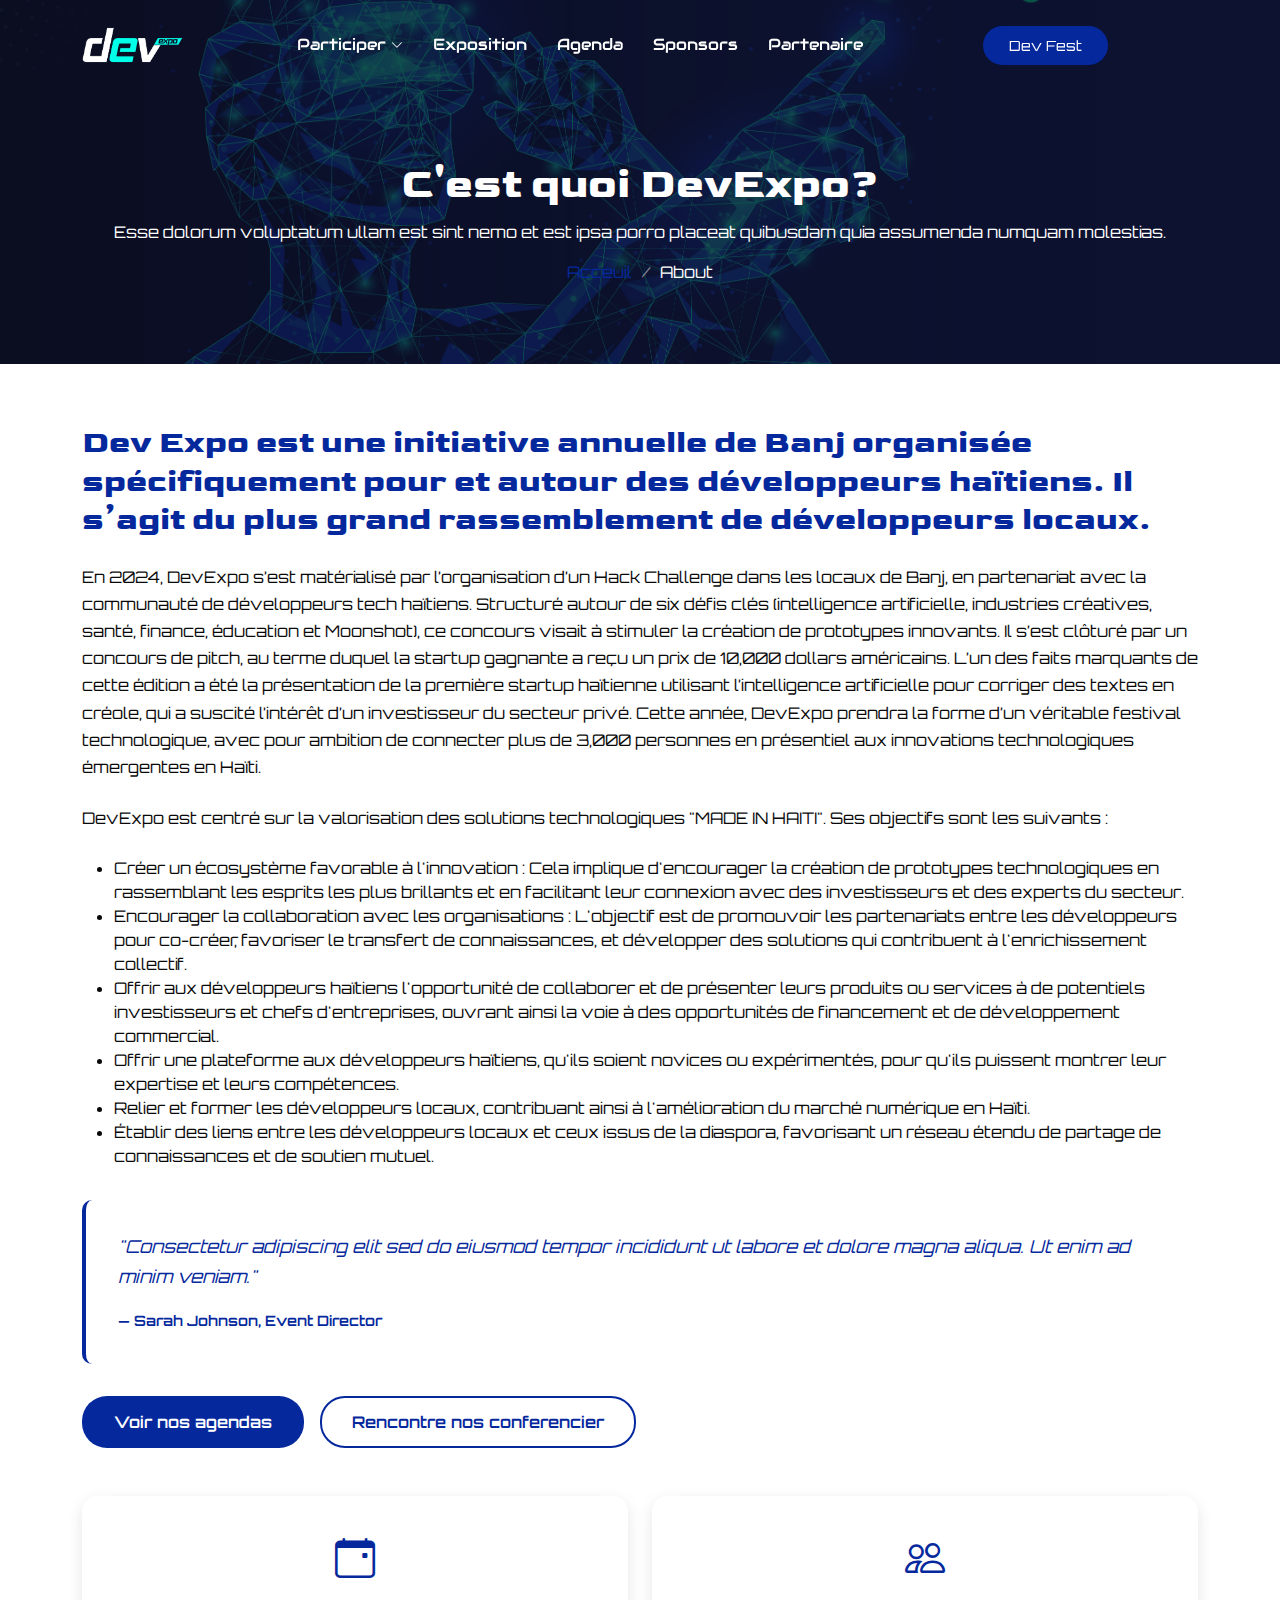
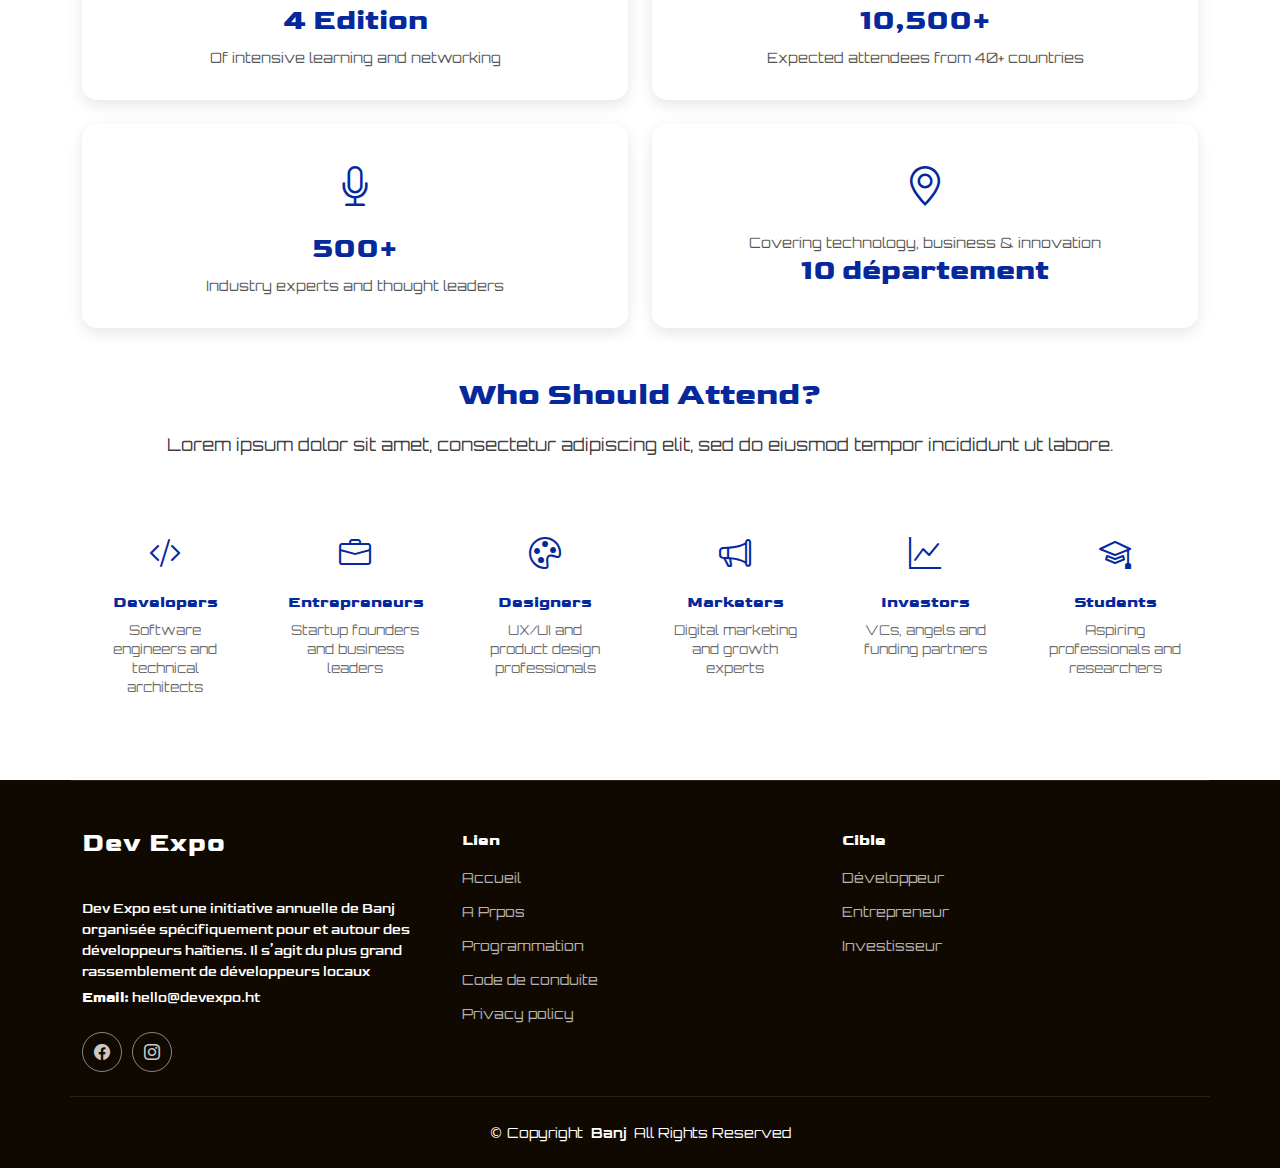
<file: devexpo-5/about.html>
<!DOCTYPE html>
<html lang="en">

<head>
  <meta charset="utf-8">
  <meta content="width=device-width, initial-scale=1.0" name="viewport">
  <title> A Propos DevExpo - 2026</title>
  <meta name="description" content="">
  <meta name="keywords" content="">

  <!-- Favicons -->
  <link href="assets/img/devexpo/favicon-16x16.png" rel="icon">
  <link href="assets/img/devexpo/favicon-16x16.png" rel="apple-touch-icon">

  <!-- Fonts -->
    <!-- Fonts -->
<link rel="preconnect" href="https://fonts.googleapis.com">
<link rel="preconnect" href="https://fonts.gstatic.com" crossorigin>
<link href="https://fonts.googleapis.com/css2?family=Audiowide&family=Goldman:wght@400;700&family=Orbitron:wght@400..900&display=swap" rel="stylesheet">
<link href="https://fonts.googleapis.com/css2?family=Audiowide&family=Goldman:wght@400;700&family=Orbitron:wght@400..900&display=swap" rel="stylesheet">

  <!-- Vendor CSS Files -->
  <link href="assets/vendor/bootstrap/css/bootstrap.min.css" rel="stylesheet">
  <link href="assets/vendor/bootstrap-icons/bootstrap-icons.css" rel="stylesheet">
  <link href="assets/vendor/swiper/swiper-bundle.min.css" rel="stylesheet">
  <link href="assets/vendor/glightbox/css/glightbox.min.css" rel="stylesheet">

  <!-- Animation -->
  <link rel="stylesheet" href="https://unpkg.com/aos@next/dist/aos.css" />

  <!-- Main CSS File -->
  <link href="assets/css/main.css" rel="stylesheet">

</head>

<body class="index-page">

    <header id="header" class="header d-flex align-items-center fixed-top">
 
   <div class="container-fluid container-xl position-relative d-flex align-items-center justify-content-between">

      <a href="index.html" class="logo d-flex align-items-center">
        <!-- Uncomment the line below if you also wish to use an image logo -->
         <img src="assets/img/devexpo/DevExpo_Logo.png" alt="">
        <!-- <h1 class="sitename">Evently</h1> -->
      </a>

    <nav id="navmenu" class="navmenu">
           <ul>
          <li class="dropdown"><a href="#"><span>Participer</span> <i class="bi bi-chevron-down toggle-dropdown"></i></a>
            <ul>
               <li class="dropdown"><a href="#"><span>Développeur</span> <i class="bi bi-chevron-down toggle-dropdown"></i></a>
                <ul>
                  <li><a href="#">Exposant</a></li>
                  <li><a href="#">Participant Libre</a></li>
                </ul>
              </li> 
              <li><a href="#">Public</a></li>
            </ul>
          </li>
          <li> <a class="" href="404.html">Exposition</a></li>
          <li> <a class="" href="schedule.html">Agenda</a></li>
          
          <li> <a class="" href="sponsors.html">Sponsors</a></li>
          <li><a class="" href="buy-tickets.html">Partenaire</a></li>
  
        </ul>   
        <i class="mobile-nav-toggle d-xl-none bi bi-list"></i>
      </nav>
      <button class="btn btn-getstarted">Dev Fest</button>
      <div>
      </div>
    </div>
  </header>

  <main class="main">

    <!-- Page Title -->
    <div class="page-title dark-background" style="background-image: url(assets/img/devexpo/DevExpo_2025_SideBanner_1.jpg);">
      <div class="container position-relative">
        <h1>C'est quoi DevExpo?</h1>
        <p>Esse dolorum voluptatum ullam est sint nemo et est ipsa porro placeat quibusdam quia assumenda numquam molestias.</p>
        <nav class="breadcrumbs">
          <ol>
            <li><a href="index.html">Acceuil</a></li>
            <li class="current">About</li>
          </ol>
        </nav>
      </div>
    </div><!-- End Page Title -->

    <!-- About Section -->
    <section id="about" class="about section">

      <div class="container">

        <div class="row gy-5 align-items-center">

          <div class="col-lg-12">
            <div class="content">
              <h3>Dev Expo est une initiative annuelle de Banj organisée spécifiquement pour et autour des développeurs haïtiens. Il s’agit du plus grand rassemblement de développeurs locaux. </h3>
         
        <p class="lead"></p>

<p> En 2024, DevExpo s’est matérialisé par l’organisation d’un Hack Challenge dans les locaux de Banj, en partenariat avec la communauté de développeurs tech haïtiens. Structuré autour de six défis clés (intelligence artificielle, industries créatives, santé, finance, éducation et Moonshot), ce concours visait à stimuler la création de prototypes innovants. Il s’est clôturé par un concours de pitch, au terme duquel la startup gagnante a reçu un prix de 10,000 dollars américains. L’un des faits marquants de cette édition a été la présentation de la première startup haïtienne utilisant l’intelligence artificielle pour corriger des textes en créole, qui a suscité l’intérêt d’un investisseur du secteur privé.

Cette année, DevExpo prendra la forme d’un véritable festival technologique, avec pour ambition de connecter plus de 3,000 personnes en présentiel aux innovations technologiques émergentes en Haïti. </p>
</p>
<p>DevExpo est centré sur la valorisation des solutions technologiques "MADE IN HAITI". Ses objectifs sont les suivants :
<ul>
  <li>Créer un écosystème favorable à l'innovation : Cela implique d'encourager la création de prototypes technologiques en rassemblant les esprits les plus brillants et en facilitant leur connexion avec des investisseurs et des experts du secteur.
</li>
  <li>Encourager la collaboration avec les organisations : L'objectif est de promouvoir les partenariats entre les développeurs pour co-créer, favoriser le transfert de connaissances, et développer des solutions qui contribuent à l'enrichissement collectif.
</li>
  <li>Offrir aux développeurs haïtiens l'opportunité de collaborer et de présenter leurs produits ou services à de potentiels investisseurs et chefs d'entreprises, ouvrant ainsi la voie à des opportunités de financement et de développement commercial.
</li>
  <li>Offrir une plateforme aux développeurs haïtiens, qu'ils soient novices ou expérimentés, pour qu'ils puissent montrer leur expertise et leurs compétences.
</li>
  <li>Relier et former les développeurs locaux, contribuant ainsi à l'amélioration du marché numérique en Haïti.
</li>
<li>Établir des liens entre les développeurs locaux et ceux issus de la diaspora, favorisant un réseau étendu de partage de connaissances et de soutien mutuel.
</li>
</ul>

              <div class="quote-section">
                <blockquote>
                  <p>"Consectetur adipiscing elit sed do eiusmod tempor incididunt ut labore et dolore magna aliqua. Ut enim ad minim veniam."</p>
                  <cite>— Sarah Johnson, Event Director</cite>
                </blockquote>
              </div>

              <div class="cta-buttons">
                <a href="#" class="btn-primary">Voir nos agendas</a>
                <a href="#" class="btn-secondary">Rencontre nos conferencier</a>
              </div>
            </div>
          </div>

          <div class="col-lg-12">
            <div class="stats-grid">

              <div class="stat-card">
                <div class="stat-icon">
                  <i class="bi bi-calendar-event"></i>
                </div>
                <div class="stat-content">
                  <h4>4 Edition</h4>
                  <p>Of intensive learning and networking</p>
                </div>
              </div>

              <div class="stat-card">
                <div class="stat-icon">
                  <i class="bi bi-people"></i>
                </div>
                <div class="stat-content">
                  <h4>10,500+</h4>
                  <p>Expected attendees from 40+ countries</p>
                </div>
              </div>

              <div class="stat-card">
                <div class="stat-icon">
                  <i class="bi bi-mic"></i>
                </div>
                <div class="stat-content">
                  <h4>500+</h4>
                  <p>Industry experts and thought leaders</p>
                </div>
              </div>

              <div class="stat-card">
                <div class="stat-icon">
                  <i class="bi bi-geo-alt"></i>
                </div>
                <div class="stat-content">
                  <p>Covering technology, business &amp; innovation</p>
                  <h4>10 département</h4>
                </div>
              </div>

            </div><!-- End Stats Grid -->
          </div>

        </div><!-- End Row -->

        <div class="row mt-5">
          <div class="col-12">
            <div class="audience-section">
              <h3>Who Should Attend?</h3>
              <p class="text-center">Lorem ipsum dolor sit amet, consectetur adipiscing elit, sed do eiusmod tempor incididunt ut labore.</p>

              <div class="row gy-4 mt-4">

                <div class="col-lg-2 col-md-4 col-6">
                  <div class="audience-item">
                    <div class="audience-icon">
                      <i class="bi bi-code-slash"></i>
                    </div>
                    <h5>Developers</h5>
                    <p>Software engineers and technical architects</p>
                  </div>
                </div>

                <div class="col-lg-2 col-md-4 col-6">
                  <div class="audience-item">
                    <div class="audience-icon">
                      <i class="bi bi-briefcase"></i>
                    </div>
                    <h5>Entrepreneurs</h5>
                    <p>Startup founders and business leaders</p>
                  </div>
                </div>

                <div class="col-lg-2 col-md-4 col-6">
                  <div class="audience-item">
                    <div class="audience-icon">
                      <i class="bi bi-palette"></i>
                    </div>
                    <h5>Designers</h5>
                    <p>UX/UI and product design professionals</p>
                  </div>
                </div>

                <div class="col-lg-2 col-md-4 col-6">
                  <div class="audience-item">
                    <div class="audience-icon">
                      <i class="bi bi-megaphone"></i>
                    </div>
                    <h5>Marketers</h5>
                    <p>Digital marketing and growth experts</p>
                  </div>
                </div>

                <div class="col-lg-2 col-md-4 col-6">
                  <div class="audience-item">
                    <div class="audience-icon">
                      <i class="bi bi-graph-up"></i>
                    </div>
                    <h5>Investors</h5>
                    <p>VCs, angels and funding partners</p>
                  </div>
                </div>

                <div class="col-lg-2 col-md-4 col-6">
                  <div class="audience-item">
                    <div class="audience-icon">
                      <i class="bi bi-mortarboard"></i>
                    </div>
                    <h5>Students</h5>
                    <p>Aspiring professionals and researchers</p>
                  </div>
                </div>

              </div><!-- End Audience Grid -->
            </div><!-- End Audience Section -->
          </div>
        </div><!-- End Row -->

      </div>

    </section><!-- /About Section -->

  </main>

 <footer id="footer" class="footer position-relative dark-background">

    <div class="container footer-top">
      <div class="row gy-4">
        <div class="col-lg-4 col-md-6 footer-about">
          <a href="index.html" class="logo d-flex align-items-center">
            <span class="sitename">Dev Expo</span>
          </a>
          <div class="footer-contact pt-3">
            <p>Dev Expo est une initiative annuelle de Banj organisée spécifiquement pour et autour des développeurs haïtiens. Il s’agit du plus grand rassemblement de développeurs locaux</p>
            
            <p><strong>Email:</strong> <span>hello@devexpo.ht</span></p>
          </div>
          <div class="social-links d-flex mt-4">
            <a href=""><i class="bi bi-facebook"></i></a>
            <a href=""><i class="bi bi-instagram"></i></a>
          </div>
        </div>

        <div class="col-lg-4 text-enter col-md-3 footer-links">
          <h4>Lien</h4>
          <ul>
            <li><a href="#">Accueil</a></li>
            <li><a href="#">A Prpos</a></li>
            <li><a href="#">Programmation</a></li>
            <li><a href="#">Code de conduite</a></li>
            <li><a href="#">Privacy policy</a></li>
          </ul>
        </div>

        <div class="col-lg-4 col-md-3 align-items-center footer-links">
          <h4>Cible</h4>
          <ul>
            <li><a href="#">Développeur</a></li>
            <li><a href="#">Entrepreneur</a></li>
            <li><a href="#">Investisseur</a></li>
          </ul>
        </div>
      </div>
    </div>

    <div class="container copyright text-center mt-4">
      <p>© <span>Copyright</span> <strong class="px-1 sitename">Banj</strong> <span>All Rights Reserved</span></p>
      
    </div>

  </footer>

  <!-- Scroll Top -->
  <a href="#" id="scroll-top" class="scroll-top d-flex align-items-center justify-content-center"><i class="bi bi-arrow-up-short"></i></a>

  <!-- Preloader -->
  <div id="preloader"></div>

  <!-- Vendor JS Files -->
  <script src="assets/vendor/bootstrap/js/bootstrap.bundle.min.js"></script>
  <script src="assets/vendor/php-email-form/validate.js"></script>
  <script src="assets/vendor/purecounter/purecounter_vanilla.js"></script>
  <script src="assets/vendor/swiper/swiper-bundle.min.js"></script>
  <script src="assets/vendor/glightbox/js/glightbox.min.js"></script>

  <!-- Main JS File -->
  <script src="assets/js/main.js"></script>

</body>

</html>
</file>
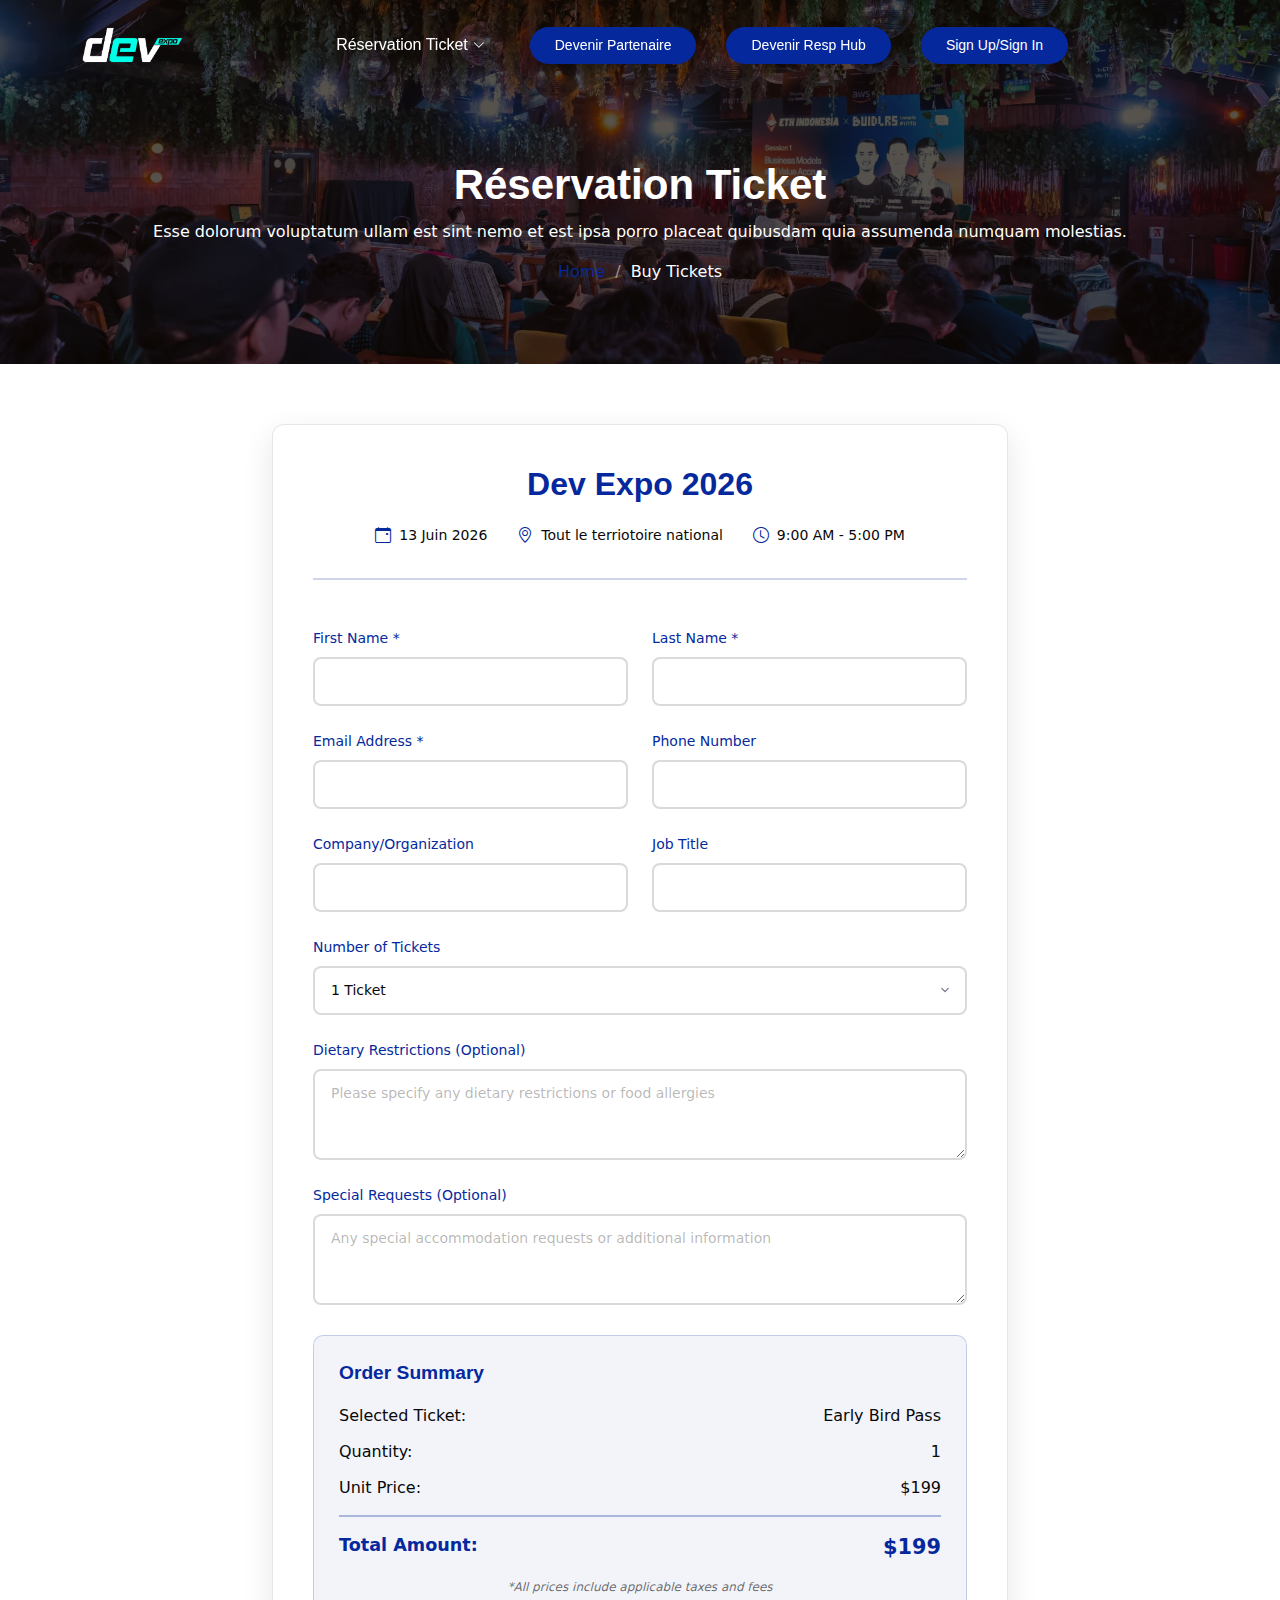
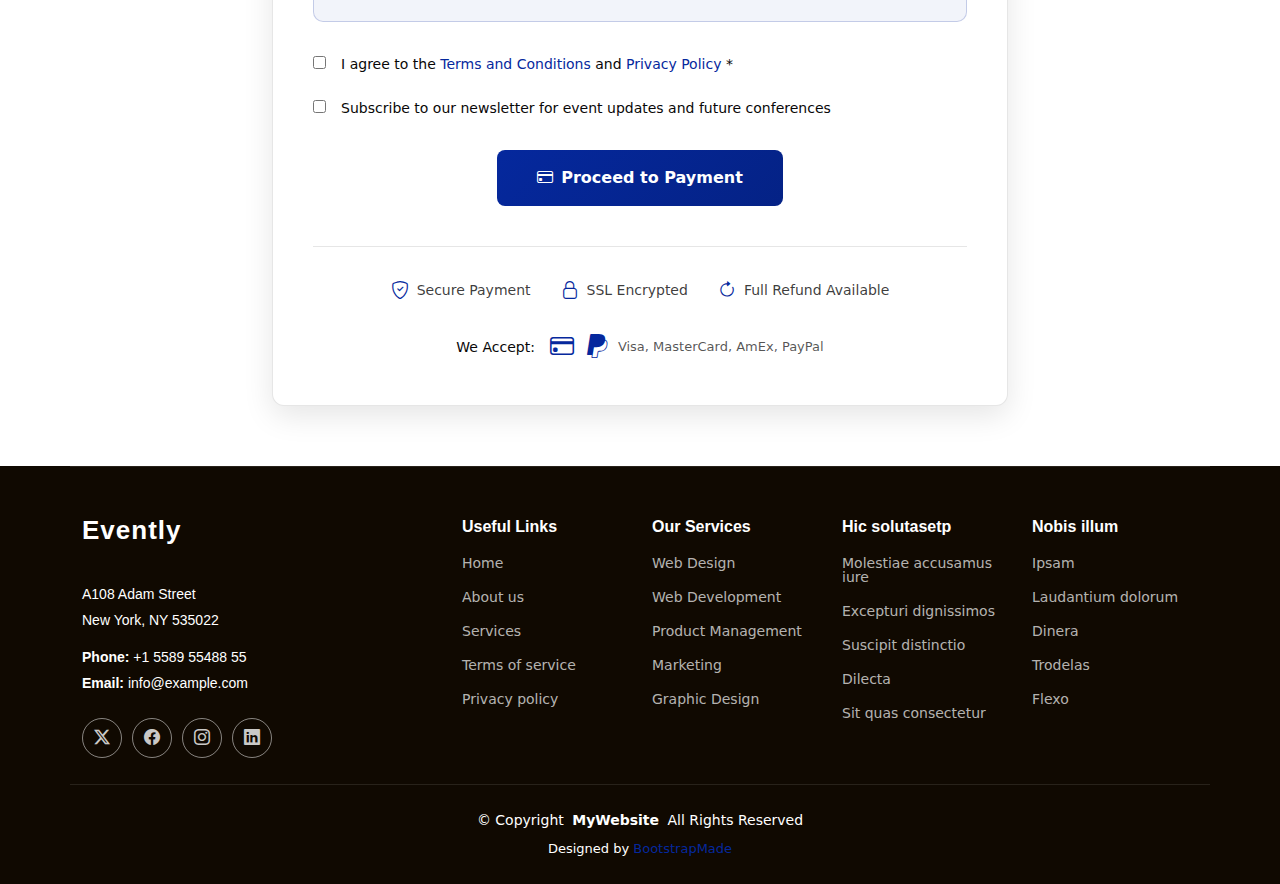
<file: devexpo-5/buy-tickets.html>
<!DOCTYPE html>
<html lang="en">

<head>
  <meta charset="utf-8">
  <meta content="width=device-width, initial-scale=1.0" name="viewport">
  <title>Dev Expo - 2026</title>
  <meta name="description" content="">
  <meta name="keywords" content="">

  <!-- Favicons -->
  <link href="assets/img/devexpo/favicon-16x16.png" rel="icon">
  <link href="assets/img/devexpo/favicon-16x16.png" rel="apple-touch-icon">

  <!-- Fonts -->
  <link href="https://fonts.googleapis.com" rel="preconnect">
  <link href="https://fonts.gstatic.com" rel="preconnect" crossorigin>
  <link href="https://fonts.googleapis.com/css2?family=Roboto:ital,wght@0,100;0,300;0,400;0,500;0,700;0,900;1,100;1,300;1,400;1,500;1,700;1,900&family=Rubik:ital,wght@0,300;0,400;0,500;0,600;0,700;0,800;0,900;1,300;1,400;1,500;1,600;1,700;1,800;1,900&family=Kanit:ital,wght@0,100;0,200;0,300;0,400;0,500;0,600;0,700;0,800;0,900;1,100;1,200;1,300;1,400;1,500;1,600;1,700;1,800;1,900&display=swap" rel="stylesheet">

  <!-- Vendor CSS Files -->
  <link href="assets/vendor/bootstrap/css/bootstrap.min.css" rel="stylesheet">
  <link href="assets/vendor/bootstrap-icons/bootstrap-icons.css" rel="stylesheet">
  <link href="assets/vendor/swiper/swiper-bundle.min.css" rel="stylesheet">
  <link href="assets/vendor/glightbox/css/glightbox.min.css" rel="stylesheet">

  <!-- Animation -->
  <link rel="stylesheet" href="https://unpkg.com/aos@next/dist/aos.css" />

  <!-- Main CSS File -->
  <link href="assets/css/main.css" rel="stylesheet">

</head>

<body class="index-page">

  <header id="header" class="header d-flex align-items-center fixed-top">
 
   <div class="container-fluid container-xl position-relative d-flex align-items-center justify-content-between">

      <a href="index.html" class="logo d-flex align-items-center">
        <!-- Uncomment the line below if you also wish to use an image logo -->
         <img src="assets/img/devexpo/DevExpo_Logo.png" alt="">
        <!-- <h1 class="sitename">Evently</h1> -->
      </a>

    <nav id="navmenu" class="navmenu">
           <ul>
    
          <li class="dropdown"><a href="#"><span>Réservation Ticket</span> <i class="bi bi-chevron-down toggle-dropdown"></i></a>
            <ul>
               <li class="dropdown"><a href="#"><span>Présentiel</span> <i class="bi bi-chevron-down toggle-dropdown"></i></a>
                <ul>
                  <li><a href="#">Développeur</a></li>
                  <li><a href="#">Participant Libre</a></li>
                </ul>
              </li> 
              <li><a href="#">En Ligne</a></li>
            </ul>
          </li>
          <li> <a class="btn-getstarted" href="buy-tickets.html">Devenir Partenaire</a></li>
     <li><a class="btn-getstarted" href="buy-tickets.html">Devenir Resp Hub</a></li>
      
      <a class="btn-getstarted" href="buy-tickets.html">Sign Up/Sign In</a>
        </ul>   
        <i class="mobile-nav-toggle d-xl-none bi bi-list"></i>
      
      </nav>

      <div>
      </div>
    </div>
  </header>

  <main class="main">

    <!-- Page Title -->
    <div class="page-title dark-background" style="background-image: url(assets/img/events/showcase-9.webp);">
      <div class="container position-relative">
        <h1>Réservation Ticket</h1>
        <p>Esse dolorum voluptatum ullam est sint nemo et est ipsa porro placeat quibusdam quia assumenda numquam molestias.</p>
        <nav class="breadcrumbs">
          <ol>
            <li><a href="index.html">Home</a></li>
            <li class="current">Buy Tickets</li>
          </ol>
        </nav>
      </div>
    </div><!-- End Page Title -->

    <!-- Buy Tickets Section -->
    <section id="buy-tickets" class="buy-tickets section">

      <div class="container">

        <div class="row justify-content-center">
          <div class="col-lg-8">

            <div class="ticket-form-wrapper">
              <div class="event-info mb-5">
                <h3>Dev Expo 2026</h3>
                <div class="event-details">
                  <div class="event-meta">
                    <span><i class="bi bi-calendar-event"></i> 13 Juin 2026</span>
                    <span><i class="bi bi-geo-alt"></i> Tout le terriotoire national</span>
                    <span><i class="bi bi-clock"></i> 9:00 AM - 5:00 PM</span>
                  </div>
                </div>
              </div>

              <!-- <div class="ticket-types">
                <h4>Select Ticket Type</h4>

                <div class="ticket-option">
                  <input type="radio" id="early-bird" name="ticket_type" value="early-bird" checked="">
                  <label for="early-bird" class="ticket-label">
                    <div class="ticket-info">
                      <div class="ticket-name">Early Bird Pass</div>
                      <div class="ticket-description">Full access to all sessions and networking events</div>
                      <div class="ticket-benefits">
                        <span>✓ All conference sessions</span>
                        <span>✓ Networking lunch</span>
                        <span>✓ Welcome kit</span>
                      </div>
                    </div>
                    <div class="ticket-price">
                      <span class="original-price">$299</span>
                      <span class="current-price">$199</span>
                    </div>
                  </label>
                </div>

                <div class="ticket-option">
                  <input type="radio" id="standard" name="ticket_type" value="standard">
                  <label for="standard" class="ticket-label">
                    <div class="ticket-info">
                      <div class="ticket-name">Standard Pass</div>
                      <div class="ticket-description">Access to main conference sessions</div>
                      <div class="ticket-benefits">
                        <span>✓ All conference sessions</span>
                        <span>✓ Welcome kit</span>
                      </div>
                    </div>
                    <div class="ticket-price">
                      <span class="current-price">$249</span>
                    </div>
                  </label>
                </div>

                <div class="ticket-option">
                  <input type="radio" id="vip" name="ticket_type" value="vip">
                  <label for="vip" class="ticket-label">
                    <div class="ticket-info">
                      <div class="ticket-name">VIP Pass</div>
                      <div class="ticket-description">Premium experience with exclusive access</div>
                      <div class="ticket-benefits">
                        <span>✓ All conference sessions</span>
                        <span>✓ VIP networking dinner</span>
                        <span>✓ Premium welcome kit</span>
                        <span>✓ Priority seating</span>
                        <span>✓ Meet &amp; greet with speakers</span>
                      </div>
                    </div>
                    <div class="ticket-price">
                      <span class="current-price">$399</span>
                    </div>
                  </label>
                </div>

                <div class="ticket-option">
                  <input type="radio" id="student" name="ticket_type" value="student">
                  <label for="student" class="ticket-label">
                    <div class="ticket-info">
                      <div class="ticket-name">Student Pass</div>
                      <div class="ticket-description">Special pricing for students with valid ID</div>
                      <div class="ticket-benefits">
                        <span>✓ All conference sessions</span>
                        <span>✓ Student networking session</span>
                        <span>✓ Digital resources</span>
                      </div>
                    </div>
                    <div class="ticket-price">
                      <span class="current-price">$99</span>
                    </div>
                  </label>
                </div>
              </div> -->

              <form action="forms/buy-tickets.php" method="post" class="php-email-form ticket-form">

                <div class="row">
                  <div class="col-md-6">
                    <div class="form-group">
                      <label for="first_name">First Name *</label>
                      <input type="text" name="first_name" id="first_name" class="form-control" required="">
                    </div>
                  </div>
                  <div class="col-md-6">
                    <div class="form-group">
                      <label for="last_name">Last Name *</label>
                      <input type="text" name="last_name" id="last_name" class="form-control" required="">
                    </div>
                  </div>
                </div>

                <div class="row">
                  <div class="col-md-6">
                    <div class="form-group">
                      <label for="email">Email Address *</label>
                      <input type="email" name="email" id="email" class="form-control" required="">
                    </div>
                  </div>
                  <div class="col-md-6">
                    <div class="form-group">
                      <label for="phone">Phone Number</label>
                      <input type="tel" name="phone" id="phone" class="form-control">
                    </div>
                  </div>
                </div>

                <div class="row">
                  <div class="col-md-6">
                    <div class="form-group">
                      <label for="company">Company/Organization</label>
                      <input type="text" name="company" id="company" class="form-control">
                    </div>
                  </div>
                  <div class="col-md-6">
                    <div class="form-group">
                      <label for="job_title">Job Title</label>
                      <input type="text" name="job_title" id="job_title" class="form-control">
                    </div>
                  </div>
                </div>

                <div class="form-group">
                  <label for="quantity">Number of Tickets</label>
                  <select name="quantity" id="quantity" class="form-control" required="">
                    <option value="1">1 Ticket</option>
                    <option value="2">2 Tickets</option>
                    <option value="3">3 Tickets</option>
                    <option value="4">4 Tickets</option>
                    <option value="5">5 Tickets</option>
                    <option value="more">More than 5 (Contact us)</option>
                  </select>
                </div>

                <div class="form-group">
                  <label for="dietary">Dietary Restrictions (Optional)</label>
                  <textarea name="dietary" id="dietary" rows="3" class="form-control" placeholder="Please specify any dietary restrictions or food allergies"></textarea>
                </div>

                <div class="form-group">
                  <label for="special_requests">Special Requests (Optional)</label>
                  <textarea name="special_requests" id="special_requests" rows="3" class="form-control" placeholder="Any special accommodation requests or additional information"></textarea>
                </div>

                <div class="pricing-summary">
                  <h5>Order Summary</h5>
                  <div class="summary-row">
                    <span>Selected Ticket:</span>
                    <span class="ticket-name-display">Early Bird Pass</span>
                  </div>
                  <div class="summary-row">
                    <span>Quantity:</span>
                    <span class="quantity-display">1</span>
                  </div>
                  <div class="summary-row">
                    <span>Unit Price:</span>
                    <span class="unit-price-display">$199</span>
                  </div>
                  <div class="summary-row total">
                    <span>Total Amount:</span>
                    <span class="total-price">$199</span>
                  </div>
                  <div class="tax-note">*All prices include applicable taxes and fees</div>
                </div>

                <div class="terms-checkbox">
                  <input type="checkbox" id="terms" name="terms" required="">
                  <label for="terms">I agree to the <a href="#" target="_blank">Terms and Conditions</a> and <a href="#" target="_blank">Privacy Policy</a> *</label>
                </div>

                <div class="newsletter-checkbox">
                  <input type="checkbox" id="newsletter" name="newsletter">
                  <label for="newsletter">Subscribe to our newsletter for event updates and future conferences</label>
                </div>

                <div class="loading">Loading</div>
                <div class="error-message"></div>
                <div class="sent-message">Your ticket booking request has been submitted. You will receive a confirmation email shortly!</div>

                <div class="form-submit">
                  <button type="submit" class="btn-submit">
                    <i class="bi bi-credit-card me-2"></i>
                    Proceed to Payment
                  </button>
                </div>

              </form>

              <div class="security-info">
                <div class="security-badges">
                  <div class="badge-item">
                    <i class="bi bi-shield-check"></i>
                    <span>Secure Payment</span>
                  </div>
                  <div class="badge-item">
                    <i class="bi bi-lock"></i>
                    <span>SSL Encrypted</span>
                  </div>
                  <div class="badge-item">
                    <i class="bi bi-arrow-clockwise"></i>
                    <span>Full Refund Available</span>
                  </div>
                </div>
                <div class="payment-methods">
                  <span class="payment-label">We Accept:</span>
                  <div class="payment-icons">
                    <i class="bi bi-credit-card"></i>
                    <i class="bi bi-paypal"></i>
                    <span class="payment-text">Visa, MasterCard, AmEx, PayPal</span>
                  </div>
                </div>
              </div>

            </div>

          </div>
        </div>

      </div>

    </section><!-- /Buy Tickets Section -->

  </main>

  <footer id="footer" class="footer position-relative dark-background">

    <div class="container footer-top">
      <div class="row gy-4">
        <div class="col-lg-4 col-md-6 footer-about">
          <a href="index.html" class="logo d-flex align-items-center">
            <span class="sitename">Evently</span>
          </a>
          <div class="footer-contact pt-3">
            <p>A108 Adam Street</p>
            <p>New York, NY 535022</p>
            <p class="mt-3"><strong>Phone:</strong> <span>+1 5589 55488 55</span></p>
            <p><strong>Email:</strong> <span>info@example.com</span></p>
          </div>
          <div class="social-links d-flex mt-4">
            <a href=""><i class="bi bi-twitter-x"></i></a>
            <a href=""><i class="bi bi-facebook"></i></a>
            <a href=""><i class="bi bi-instagram"></i></a>
            <a href=""><i class="bi bi-linkedin"></i></a>
          </div>
        </div>

        <div class="col-lg-2 col-md-3 footer-links">
          <h4>Useful Links</h4>
          <ul>
            <li><a href="#">Home</a></li>
            <li><a href="#">About us</a></li>
            <li><a href="#">Services</a></li>
            <li><a href="#">Terms of service</a></li>
            <li><a href="#">Privacy policy</a></li>
          </ul>
        </div>

        <div class="col-lg-2 col-md-3 footer-links">
          <h4>Our Services</h4>
          <ul>
            <li><a href="#">Web Design</a></li>
            <li><a href="#">Web Development</a></li>
            <li><a href="#">Product Management</a></li>
            <li><a href="#">Marketing</a></li>
            <li><a href="#">Graphic Design</a></li>
          </ul>
        </div>

        <div class="col-lg-2 col-md-3 footer-links">
          <h4>Hic solutasetp</h4>
          <ul>
            <li><a href="#">Molestiae accusamus iure</a></li>
            <li><a href="#">Excepturi dignissimos</a></li>
            <li><a href="#">Suscipit distinctio</a></li>
            <li><a href="#">Dilecta</a></li>
            <li><a href="#">Sit quas consectetur</a></li>
          </ul>
        </div>

        <div class="col-lg-2 col-md-3 footer-links">
          <h4>Nobis illum</h4>
          <ul>
            <li><a href="#">Ipsam</a></li>
            <li><a href="#">Laudantium dolorum</a></li>
            <li><a href="#">Dinera</a></li>
            <li><a href="#">Trodelas</a></li>
            <li><a href="#">Flexo</a></li>
          </ul>
        </div>

      </div>
    </div>

    <div class="container copyright text-center mt-4">
      <p>© <span>Copyright</span> <strong class="px-1 sitename">MyWebsite</strong> <span>All Rights Reserved</span></p>
      <div class="credits">
        <!-- All the links in the footer should remain intact. -->
        <!-- You can delete the links only if you've purchased the pro version. -->
        <!-- Licensing information: https://bootstrapmade.com/license/ -->
        <!-- Purchase the pro version with working PHP/AJAX contact form: [buy-url] -->
        Designed by <a href="https://bootstrapmade.com/">BootstrapMade</a>
      </div>
    </div>

  </footer>

  <!-- Scroll Top -->
  <a href="#" id="scroll-top" class="scroll-top d-flex align-items-center justify-content-center"><i class="bi bi-arrow-up-short"></i></a>

  <!-- Preloader -->
  <div id="preloader"></div>

  <!-- Vendor JS Files -->
  <script src="assets/vendor/bootstrap/js/bootstrap.bundle.min.js"></script>
  <script src="assets/vendor/php-email-form/validate.js"></script>
  <script src="assets/vendor/purecounter/purecounter_vanilla.js"></script>
  <script src="assets/vendor/swiper/swiper-bundle.min.js"></script>
  <script src="assets/vendor/glightbox/js/glightbox.min.js"></script>

  <!-- Main JS File -->
  <script src="assets/js/main.js"></script>

</body>

</html>
</file>
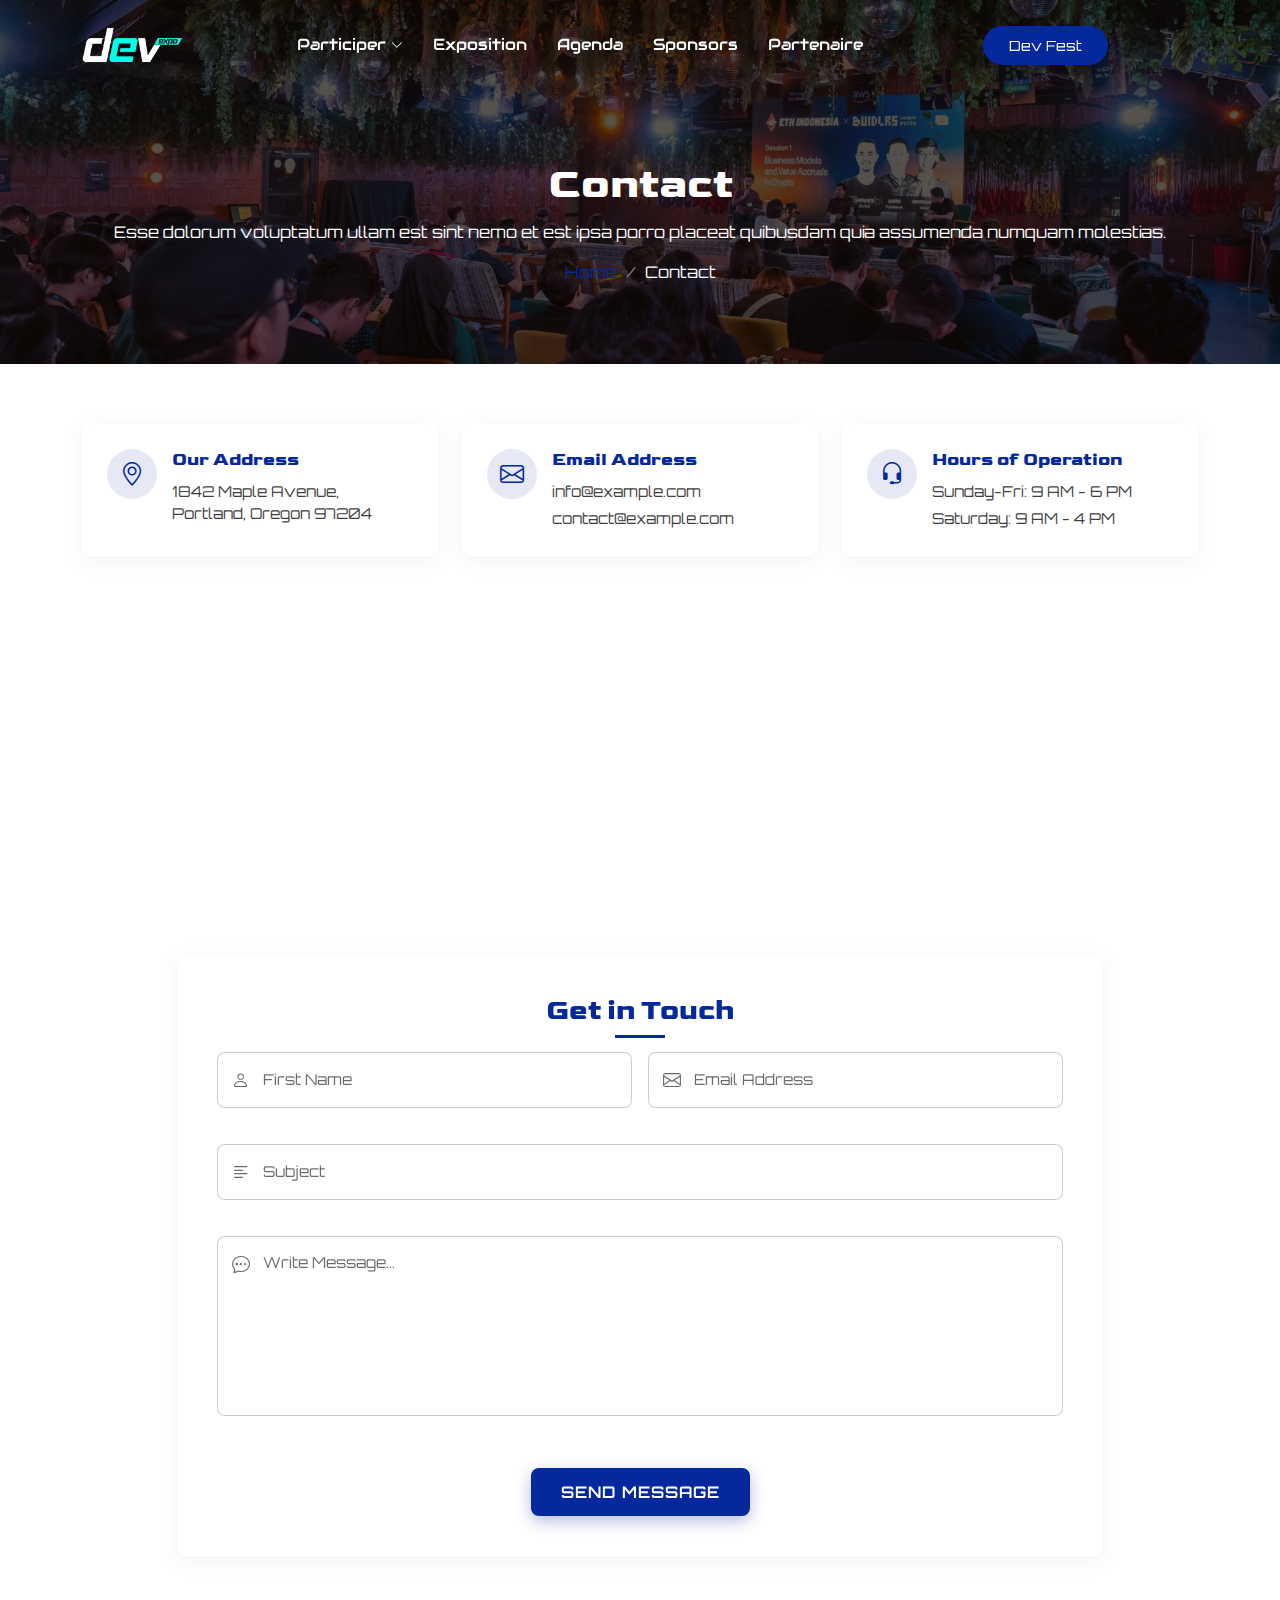
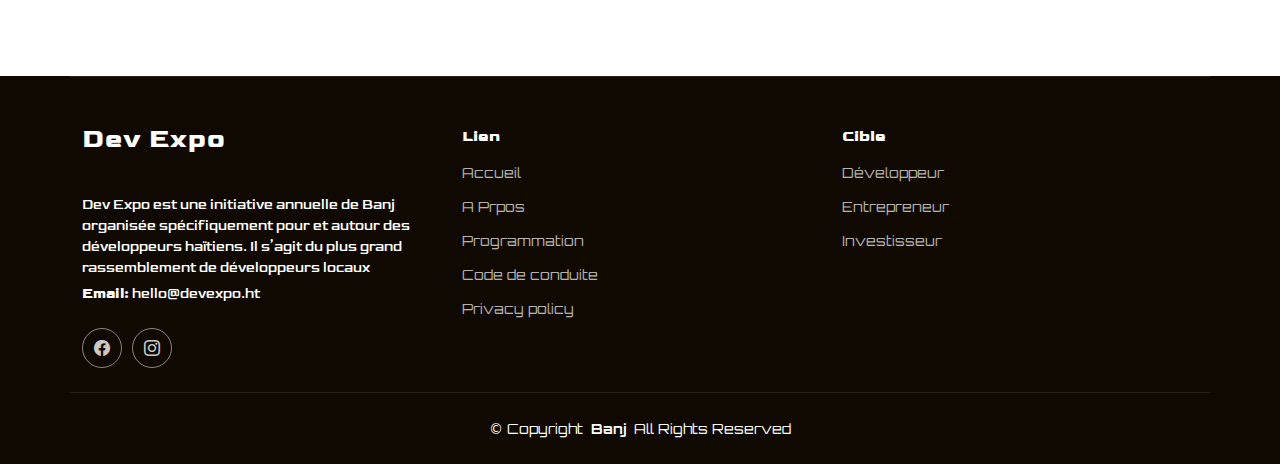
<file: devexpo-5/contact.html>
<!DOCTYPE html>
<html lang="en">

<head>
  <meta charset="utf-8">
  <meta content="width=device-width, initial-scale=1.0" name="viewport">
  <title>Dev Expo - 2026</title>
  <meta name="description" content="">
  <meta name="keywords" content="">

  <!-- Favicons -->
  <link href="assets/img/devexpo/favicon-16x16.png" rel="icon">
  <link href="assets/img/devexpo/favicon-16x16.png" rel="apple-touch-icon">

  <!-- Fonts -->
   <!-- Fonts -->
<link rel="preconnect" href="https://fonts.googleapis.com">
<link rel="preconnect" href="https://fonts.gstatic.com" crossorigin>
<link href="https://fonts.googleapis.com/css2?family=Audiowide&family=Goldman:wght@400;700&family=Orbitron:wght@400..900&display=swap" rel="stylesheet">
<link href="https://fonts.googleapis.com/css2?family=Audiowide&family=Goldman:wght@400;700&family=Orbitron:wght@400..900&display=swap" rel="stylesheet">

  <!-- Vendor CSS Files -->
  <link href="assets/vendor/bootstrap/css/bootstrap.min.css" rel="stylesheet">
  <link href="assets/vendor/bootstrap-icons/bootstrap-icons.css" rel="stylesheet">
  <link href="assets/vendor/swiper/swiper-bundle.min.css" rel="stylesheet">
  <link href="assets/vendor/glightbox/css/glightbox.min.css" rel="stylesheet">

  <!-- Animation -->
  <link rel="stylesheet" href="https://unpkg.com/aos@next/dist/aos.css" />

  <!-- Main CSS File -->
  <link href="assets/css/main.css" rel="stylesheet">

</head>

<body class="index-page">

   <header id="header" class="header d-flex align-items-center fixed-top">
 
   <div class="container-fluid container-xl position-relative d-flex align-items-center justify-content-between">

      <a href="index.html" class="logo d-flex align-items-center">
        <!-- Uncomment the line below if you also wish to use an image logo -->
         <img src="assets/img/devexpo/DevExpo_Logo.png" alt="">
        <!-- <h1 class="sitename">Evently</h1> -->
      </a>

    <nav id="navmenu" class="navmenu">
           <ul>
          <li class="dropdown"><a href="#"><span>Participer</span> <i class="bi bi-chevron-down toggle-dropdown"></i></a>
            <ul>
               <li class="dropdown"><a href="#"><span>Développeur</span> <i class="bi bi-chevron-down toggle-dropdown"></i></a>
                <ul>
                  <li><a href="#">Exposant</a></li>
                  <li><a href="#">Participant Libre</a></li>
                </ul>
              </li> 
              <li><a href="#">Public</a></li>
            </ul>
          </li>
          <li> <a class="" href="404.html">Exposition</a></li>
          <li> <a class="" href="schedule.html">Agenda</a></li>
          
          <li> <a class="" href="sponsors.html">Sponsors</a></li>
          <li><a class="" href="buy-tickets.html">Partenaire</a></li>
  
        </ul>   
        <i class="mobile-nav-toggle d-xl-none bi bi-list"></i>
      </nav>
      <button class="btn btn-getstarted">Dev Fest</button>
      <div>
      </div>
    </div>
  </header>
  <main class="main">

    <!-- Page Title -->
    <div class="page-title dark-background" style="background-image: url(assets/img/events/showcase-9.webp);">
      <div class="container position-relative">
        <h1>Contact</h1>
        <p>Esse dolorum voluptatum ullam est sint nemo et est ipsa porro placeat quibusdam quia assumenda numquam molestias.</p>
        <nav class="breadcrumbs">
          <ol>
            <li><a href="index.html">Home</a></li>
            <li class="current">Contact</li>
          </ol>
        </nav>
      </div>
    </div><!-- End Page Title -->

    <!-- Contact Section -->
    <section id="contact" class="contact section">

      <div class="container">

        <!-- Contact Info Boxes -->
        <div class="row gy-4 mb-5">
          <div class="col-lg-4">
            <div class="contact-info-box">
              <div class="icon-box">
                <i class="bi bi-geo-alt"></i>
              </div>
              <div class="info-content">
                <h4>Our Address</h4>
                <p>1842 Maple Avenue, Portland, Oregon 97204</p>
              </div>
            </div>
          </div>

          <div class="col-lg-4">
            <div class="contact-info-box">
              <div class="icon-box">
                <i class="bi bi-envelope"></i>
              </div>
              <div class="info-content">
                <h4>Email Address</h4>
                <p>info@example.com</p>
                <p>contact@example.com</p>
              </div>
            </div>
          </div>

          <div class="col-lg-4">
            <div class="contact-info-box">
              <div class="icon-box">
                <i class="bi bi-headset"></i>
              </div>
              <div class="info-content">
                <h4>Hours of Operation</h4>
                <p>Sunday-Fri: 9 AM - 6 PM</p>
                <p>Saturday: 9 AM - 4 PM</p>
              </div>
            </div>
          </div>
        </div>

      </div>

      <!-- Google Maps (Full Width) -->
      <div class="map-section">
        <iframe src="https://www.google.com/maps/embed?pb=!1m14!1m8!1m3!1d48389.78314118045!2d-74.006138!3d40.710059!3m2!1i1024!2i768!4f13.1!3m3!1m2!1s0x89c25a22a3bda30d%3A0xb89d1fe6bc499443!2sDowntown%20Conference%20Center!5e0!3m2!1sen!2sus!4v1676961268712!5m2!1sen!2sus" width="100%" height="500" style="border:0;" allowfullscreen="" loading="lazy" referrerpolicy="no-referrer-when-downgrade"></iframe>
      </div>

      <!-- Contact Form Section (Overlapping) -->
      <div class="container form-container-overlap">
        <div class="row justify-content-center">
          <div class="col-lg-10">
            <div class="contact-form-wrapper">
              <h2 class="text-center mb-4">Get in Touch</h2>

              <form action="forms/contact.php" method="post" class="php-email-form">
                <div class="row g-3">
                  <div class="col-md-6">
                    <div class="form-group">
                      <div class="input-with-icon">
                        <i class="bi bi-person"></i>
                        <input type="text" class="form-control" name="name" placeholder="First Name" required="">
                      </div>
                    </div>
                  </div>

                  <div class="col-md-6">
                    <div class="form-group">
                      <div class="input-with-icon">
                        <i class="bi bi-envelope"></i>
                        <input type="email" class="form-control" name="email" placeholder="Email Address" required="">
                      </div>
                    </div>
                  </div>

                  <div class="col-md-12">
                    <div class="form-group">
                      <div class="input-with-icon">
                        <i class="bi bi-text-left"></i>
                        <input type="text" class="form-control" name="subject" placeholder="Subject" required="">
                      </div>
                    </div>
                  </div>

                  <div class="col-12">
                    <div class="form-group">
                      <div class="input-with-icon">
                        <i class="bi bi-chat-dots message-icon"></i>
                        <textarea class="form-control" name="message" placeholder="Write Message..." style="height: 180px" required=""></textarea>
                      </div>
                    </div>
                  </div>

                  <div class="col-12">
                    <div class="loading">Loading</div>
                    <div class="error-message"></div>
                    <div class="sent-message">Your message has been sent. Thank you!</div>
                  </div>

                  <div class="col-12 text-center">
                    <button type="submit" class="btn btn-primary btn-submit">SEND MESSAGE</button>
                  </div>
                </div>
              </form>
            </div>
          </div>
        </div>

      </div>

    </section><!-- /Contact Section -->

  </main>

  <footer id="footer" class="footer position-relative dark-background">

    <div class="container footer-top">
      <div class="row gy-4">
        <div class="col-lg-4 col-md-6 footer-about">
          <a href="index.html" class="logo d-flex align-items-center">
            <span class="sitename">Dev Expo</span>
          </a>
          <div class="footer-contact pt-3">
            <p>Dev Expo est une initiative annuelle de Banj organisée spécifiquement pour et autour des développeurs haïtiens. Il s’agit du plus grand rassemblement de développeurs locaux</p>
            
            <p><strong>Email:</strong> <span>hello@devexpo.ht</span></p>
          </div>
          <div class="social-links d-flex mt-4">
            <a href=""><i class="bi bi-facebook"></i></a>
            <a href=""><i class="bi bi-instagram"></i></a>
          </div>
        </div>

        <div class="col-lg-4 text-enter col-md-3 footer-links">
          <h4>Lien</h4>
          <ul>
            <li><a href="#">Accueil</a></li>
            <li><a href="#">A Prpos</a></li>
            <li><a href="#">Programmation</a></li>
            <li><a href="#">Code de conduite</a></li>
            <li><a href="#">Privacy policy</a></li>
          </ul>
        </div>

        <div class="col-lg-4 col-md-3 align-items-center footer-links">
          <h4>Cible</h4>
          <ul>
            <li><a href="#">Développeur</a></li>
            <li><a href="#">Entrepreneur</a></li>
            <li><a href="#">Investisseur</a></li>
          </ul>
        </div>
      </div>
    </div>

    <div class="container copyright text-center mt-4">
      <p>© <span>Copyright</span> <strong class="px-1 sitename">Banj</strong> <span>All Rights Reserved</span></p>
      
    </div>

  </footer>

  <!-- Scroll Top -->
  <a href="#" id="scroll-top" class="scroll-top d-flex align-items-center justify-content-center"><i class="bi bi-arrow-up-short"></i></a>

  <!-- Preloader -->
  <div id="preloader"></div>

  <!-- Vendor JS Files -->
  <script src="assets/vendor/bootstrap/js/bootstrap.bundle.min.js"></script>
  <script src="assets/vendor/php-email-form/validate.js"></script>
  <script src="assets/vendor/purecounter/purecounter_vanilla.js"></script>
  <script src="assets/vendor/swiper/swiper-bundle.min.js"></script>
  <script src="assets/vendor/glightbox/js/glightbox.min.js"></script>

  <!-- Main JS File -->
  <script src="assets/js/main.js"></script>

</body>

</html>
</file>
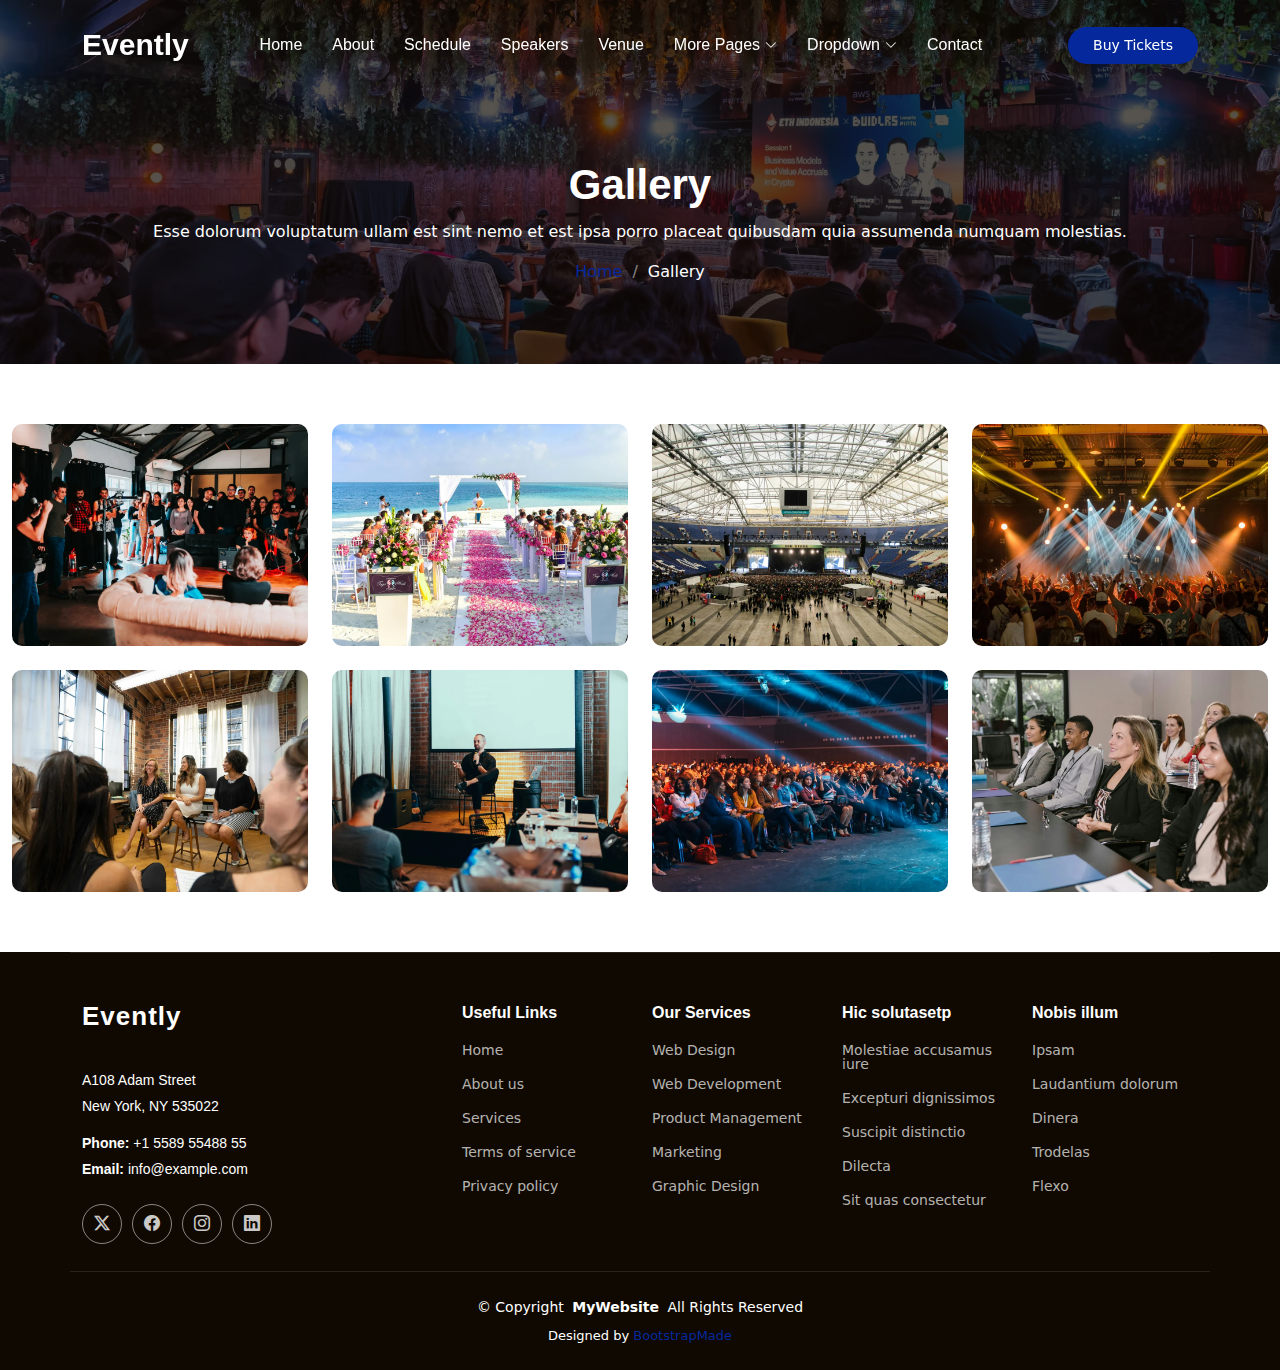
<file: devexpo-5/gallery.html>
<!DOCTYPE html>
<html lang="en">

<head>
  <meta charset="utf-8">
  <meta content="width=device-width, initial-scale=1.0" name="viewport">
  <title>Gallery - Evently Bootstrap Template</title>
  <meta name="description" content="">
  <meta name="keywords" content="">

  <!-- Favicons -->
  <link href="assets/img/favicon.png" rel="icon">
  <link href="assets/img/apple-touch-icon.png" rel="apple-touch-icon">

  <!-- Fonts -->
  <link href="https://fonts.googleapis.com" rel="preconnect">
  <link href="https://fonts.gstatic.com" rel="preconnect" crossorigin>
  <link href="https://fonts.googleapis.com/css2?family=Roboto:ital,wght@0,100;0,300;0,400;0,500;0,700;0,900;1,100;1,300;1,400;1,500;1,700;1,900&family=Rubik:ital,wght@0,300;0,400;0,500;0,600;0,700;0,800;0,900;1,300;1,400;1,500;1,600;1,700;1,800;1,900&family=Kanit:ital,wght@0,100;0,200;0,300;0,400;0,500;0,600;0,700;0,800;0,900;1,100;1,200;1,300;1,400;1,500;1,600;1,700;1,800;1,900&display=swap" rel="stylesheet">

  <!-- Vendor CSS Files -->
  <link href="assets/vendor/bootstrap/css/bootstrap.min.css" rel="stylesheet">
  <link href="assets/vendor/bootstrap-icons/bootstrap-icons.css" rel="stylesheet">
  <link href="assets/vendor/swiper/swiper-bundle.min.css" rel="stylesheet">
  <link href="assets/vendor/glightbox/css/glightbox.min.css" rel="stylesheet">

  <!-- Main CSS File -->
  <link href="assets/css/main.css" rel="stylesheet">

  <!-- =======================================================
  * Template Name: Evently
  * Template URL: https://bootstrapmade.com/evently-bootstrap-events-template/
  * Updated: Jul 19 2025 with Bootstrap v5.3.7
  * Author: BootstrapMade.com
  * License: https://bootstrapmade.com/license/
  ======================================================== -->
</head>

<body class="gallery-page">

  <header id="header" class="header d-flex align-items-center fixed-top">
    <div class="container-fluid container-xl position-relative d-flex align-items-center justify-content-between">

      <a href="index.html" class="logo d-flex align-items-center">
        <!-- Uncomment the line below if you also wish to use an image logo -->
        <!-- <img src="assets/img/logo.webp" alt=""> -->
        <h1 class="sitename">Evently</h1>
      </a>

      <nav id="navmenu" class="navmenu">
        <ul>
          <li><a href="index.html">Home</a></li>
          <li><a href="about.html">About</a></li>
          <li><a href="schedule.html">Schedule</a></li>
          <li><a href="speakers.html">Speakers</a></li>
          <li><a href="venue.html">Venue</a></li>
          <li class="dropdown"><a href="#"><span>More Pages</span> <i class="bi bi-chevron-down toggle-dropdown"></i></a>
            <ul>
              <li><a href="speaker-details.html">Speaker Details</a></li>
              <li><a href="tickets.html">Tickets</a></li>
              <li><a href="buy-tickets.html">Buy Tickets</a></li>
              <li><a href="gallery.html" class="active">Gallery</a></li>
              <li><a href="terms.html">Terms</a></li>
              <li><a href="privacy.html">Privacy</a></li>
              <li><a href="404.html">404</a></li>
            </ul>
          </li>
          <li class="dropdown"><a href="#"><span>Dropdown</span> <i class="bi bi-chevron-down toggle-dropdown"></i></a>
            <ul>
              <li><a href="#">Dropdown 1</a></li>
              <li class="dropdown"><a href="#"><span>Deep Dropdown</span> <i class="bi bi-chevron-down toggle-dropdown"></i></a>
                <ul>
                  <li><a href="#">Deep Dropdown 1</a></li>
                  <li><a href="#">Deep Dropdown 2</a></li>
                  <li><a href="#">Deep Dropdown 3</a></li>
                  <li><a href="#">Deep Dropdown 4</a></li>
                  <li><a href="#">Deep Dropdown 5</a></li>
                </ul>
              </li>
              <li><a href="#">Dropdown 2</a></li>
              <li><a href="#">Dropdown 3</a></li>
              <li><a href="#">Dropdown 4</a></li>
            </ul>
          </li>
          <li><a href="contact.html">Contact</a></li>
        </ul>
        <i class="mobile-nav-toggle d-xl-none bi bi-list"></i>
      </nav>

      <a class="btn-getstarted" href="buy-tickets.html">Buy Tickets</a>

    </div>
  </header>

  <main class="main">

    <!-- Page Title -->
    <div class="page-title dark-background" style="background-image: url(assets/img/events/showcase-9.webp);">
      <div class="container position-relative">
        <h1>Gallery</h1>
        <p>Esse dolorum voluptatum ullam est sint nemo et est ipsa porro placeat quibusdam quia assumenda numquam molestias.</p>
        <nav class="breadcrumbs">
          <ol>
            <li><a href="index.html">Home</a></li>
            <li class="current">Gallery</li>
          </ol>
        </nav>
      </div>
    </div><!-- End Page Title -->

    <!-- Gallery Section -->
    <section id="gallery" class="gallery section">

      <div class="container-fluid">

        <div class="row gy-4 justify-content-center">

          <div class="col-xl-3 col-lg-4 col-md-6">
            <div class="gallery-item h-100">
              <img src="assets/img/events/gallery-1.webp" class="img-fluid" alt="">
              <div class="gallery-links d-flex align-items-center justify-content-center">
                <a href="assets/img/events/gallery-1.webp" title="Gallery 1" class="glightbox preview-link"><i class="bi bi-arrows-angle-expand"></i></a>
                <a href="gallery-single.html" class="details-link"><i class="bi bi-link-45deg"></i></a>
              </div>
            </div>
          </div><!-- End Gallery Item -->

          <div class="col-xl-3 col-lg-4 col-md-6">
            <div class="gallery-item h-100">
              <img src="assets/img/events/gallery-2.webp" class="img-fluid" alt="">
              <div class="gallery-links d-flex align-items-center justify-content-center">
                <a href="assets/img/events/gallery-2.webp" title="Gallery 2" class="glightbox preview-link"><i class="bi bi-arrows-angle-expand"></i></a>
                <a href="gallery-single.html" class="details-link"><i class="bi bi-link-45deg"></i></a>
              </div>
            </div>
          </div><!-- End Gallery Item -->

          <div class="col-xl-3 col-lg-4 col-md-6">
            <div class="gallery-item h-100">
              <img src="assets/img/events/gallery-3.webp" class="img-fluid" alt="">
              <div class="gallery-links d-flex align-items-center justify-content-center">
                <a href="assets/img/events/gallery-3.webp" title="Gallery 3" class="glightbox preview-link"><i class="bi bi-arrows-angle-expand"></i></a>
                <a href="gallery-single.html" class="details-link"><i class="bi bi-link-45deg"></i></a>
              </div>
            </div>
          </div><!-- End Gallery Item -->

          <div class="col-xl-3 col-lg-4 col-md-6">
            <div class="gallery-item h-100">
              <img src="assets/img/events/gallery-4.webp" class="img-fluid" alt="">
              <div class="gallery-links d-flex align-items-center justify-content-center">
                <a href="assets/img/events/gallery-4.webp" title="Gallery 4" class="glightbox preview-link"><i class="bi bi-arrows-angle-expand"></i></a>
                <a href="gallery-single.html" class="details-link"><i class="bi bi-link-45deg"></i></a>
              </div>
            </div>
          </div><!-- End Gallery Item -->

          <div class="col-xl-3 col-lg-4 col-md-6">
            <div class="gallery-item h-100">
              <img src="assets/img/events/gallery-5.webp" class="img-fluid" alt="">
              <div class="gallery-links d-flex align-items-center justify-content-center">
                <a href="assets/img/events/gallery-5.webp" title="Gallery 5" class="glightbox preview-link"><i class="bi bi-arrows-angle-expand"></i></a>
                <a href="gallery-single.html" class="details-link"><i class="bi bi-link-45deg"></i></a>
              </div>
            </div>
          </div><!-- End Gallery Item -->

          <div class="col-xl-3 col-lg-4 col-md-6">
            <div class="gallery-item h-100">
              <img src="assets/img/events/gallery-6.webp" class="img-fluid" alt="">
              <div class="gallery-links d-flex align-items-center justify-content-center">
                <a href="assets/img/events/gallery-6.webp" title="Gallery 6" class="glightbox preview-link"><i class="bi bi-arrows-angle-expand"></i></a>
                <a href="gallery-single.html" class="details-link"><i class="bi bi-link-45deg"></i></a>
              </div>
            </div>
          </div><!-- End Gallery Item -->

          <div class="col-xl-3 col-lg-4 col-md-6">
            <div class="gallery-item h-100">
              <img src="assets/img/events/gallery-7.webp" class="img-fluid" alt="">
              <div class="gallery-links d-flex align-items-center justify-content-center">
                <a href="assets/img/events/gallery-7.webp" title="Gallery 7" class="glightbox preview-link"><i class="bi bi-arrows-angle-expand"></i></a>
                <a href="gallery-single.html" class="details-link"><i class="bi bi-link-45deg"></i></a>
              </div>
            </div>
          </div><!-- End Gallery Item -->

          <div class="col-xl-3 col-lg-4 col-md-6">
            <div class="gallery-item h-100">
              <img src="assets/img/events/gallery-8.webp" class="img-fluid" alt="">
              <div class="gallery-links d-flex align-items-center justify-content-center">
                <a href="assets/img/events/gallery-8.webp" title="Gallery 8" class="glightbox preview-link"><i class="bi bi-arrows-angle-expand"></i></a>
                <a href="gallery-single.html" class="details-link"><i class="bi bi-link-45deg"></i></a>
              </div>
            </div>
          </div><!-- End Gallery Item -->

        </div>

      </div>

    </section><!-- /Gallery Section -->

  </main>

  <footer id="footer" class="footer position-relative dark-background">

    <div class="container footer-top">
      <div class="row gy-4">
        <div class="col-lg-4 col-md-6 footer-about">
          <a href="index.html" class="logo d-flex align-items-center">
            <span class="sitename">Evently</span>
          </a>
          <div class="footer-contact pt-3">
            <p>A108 Adam Street</p>
            <p>New York, NY 535022</p>
            <p class="mt-3"><strong>Phone:</strong> <span>+1 5589 55488 55</span></p>
            <p><strong>Email:</strong> <span>info@example.com</span></p>
          </div>
          <div class="social-links d-flex mt-4">
            <a href=""><i class="bi bi-twitter-x"></i></a>
            <a href=""><i class="bi bi-facebook"></i></a>
            <a href=""><i class="bi bi-instagram"></i></a>
            <a href=""><i class="bi bi-linkedin"></i></a>
          </div>
        </div>

        <div class="col-lg-2 col-md-3 footer-links">
          <h4>Useful Links</h4>
          <ul>
            <li><a href="#">Home</a></li>
            <li><a href="#">About us</a></li>
            <li><a href="#">Services</a></li>
            <li><a href="#">Terms of service</a></li>
            <li><a href="#">Privacy policy</a></li>
          </ul>
        </div>

        <div class="col-lg-2 col-md-3 footer-links">
          <h4>Our Services</h4>
          <ul>
            <li><a href="#">Web Design</a></li>
            <li><a href="#">Web Development</a></li>
            <li><a href="#">Product Management</a></li>
            <li><a href="#">Marketing</a></li>
            <li><a href="#">Graphic Design</a></li>
          </ul>
        </div>

        <div class="col-lg-2 col-md-3 footer-links">
          <h4>Hic solutasetp</h4>
          <ul>
            <li><a href="#">Molestiae accusamus iure</a></li>
            <li><a href="#">Excepturi dignissimos</a></li>
            <li><a href="#">Suscipit distinctio</a></li>
            <li><a href="#">Dilecta</a></li>
            <li><a href="#">Sit quas consectetur</a></li>
          </ul>
        </div>

        <div class="col-lg-2 col-md-3 footer-links">
          <h4>Nobis illum</h4>
          <ul>
            <li><a href="#">Ipsam</a></li>
            <li><a href="#">Laudantium dolorum</a></li>
            <li><a href="#">Dinera</a></li>
            <li><a href="#">Trodelas</a></li>
            <li><a href="#">Flexo</a></li>
          </ul>
        </div>

      </div>
    </div>

    <div class="container copyright text-center mt-4">
      <p>© <span>Copyright</span> <strong class="px-1 sitename">MyWebsite</strong> <span>All Rights Reserved</span></p>
      <div class="credits">
        <!-- All the links in the footer should remain intact. -->
        <!-- You can delete the links only if you've purchased the pro version. -->
        <!-- Licensing information: https://bootstrapmade.com/license/ -->
        <!-- Purchase the pro version with working PHP/AJAX contact form: [buy-url] -->
        Designed by <a href="https://bootstrapmade.com/">BootstrapMade</a>
      </div>
    </div>

  </footer>

  <!-- Scroll Top -->
  <a href="#" id="scroll-top" class="scroll-top d-flex align-items-center justify-content-center"><i class="bi bi-arrow-up-short"></i></a>

  <!-- Preloader -->
  <div id="preloader"></div>

  <!-- Vendor JS Files -->
  <script src="assets/vendor/bootstrap/js/bootstrap.bundle.min.js"></script>
  <script src="assets/vendor/php-email-form/validate.js"></script>
  <script src="assets/vendor/purecounter/purecounter_vanilla.js"></script>
  <script src="assets/vendor/swiper/swiper-bundle.min.js"></script>
  <script src="assets/vendor/glightbox/js/glightbox.min.js"></script>

  <!-- Main JS File -->
  <script src="assets/js/main.js"></script>

</body>

</html>
</file>
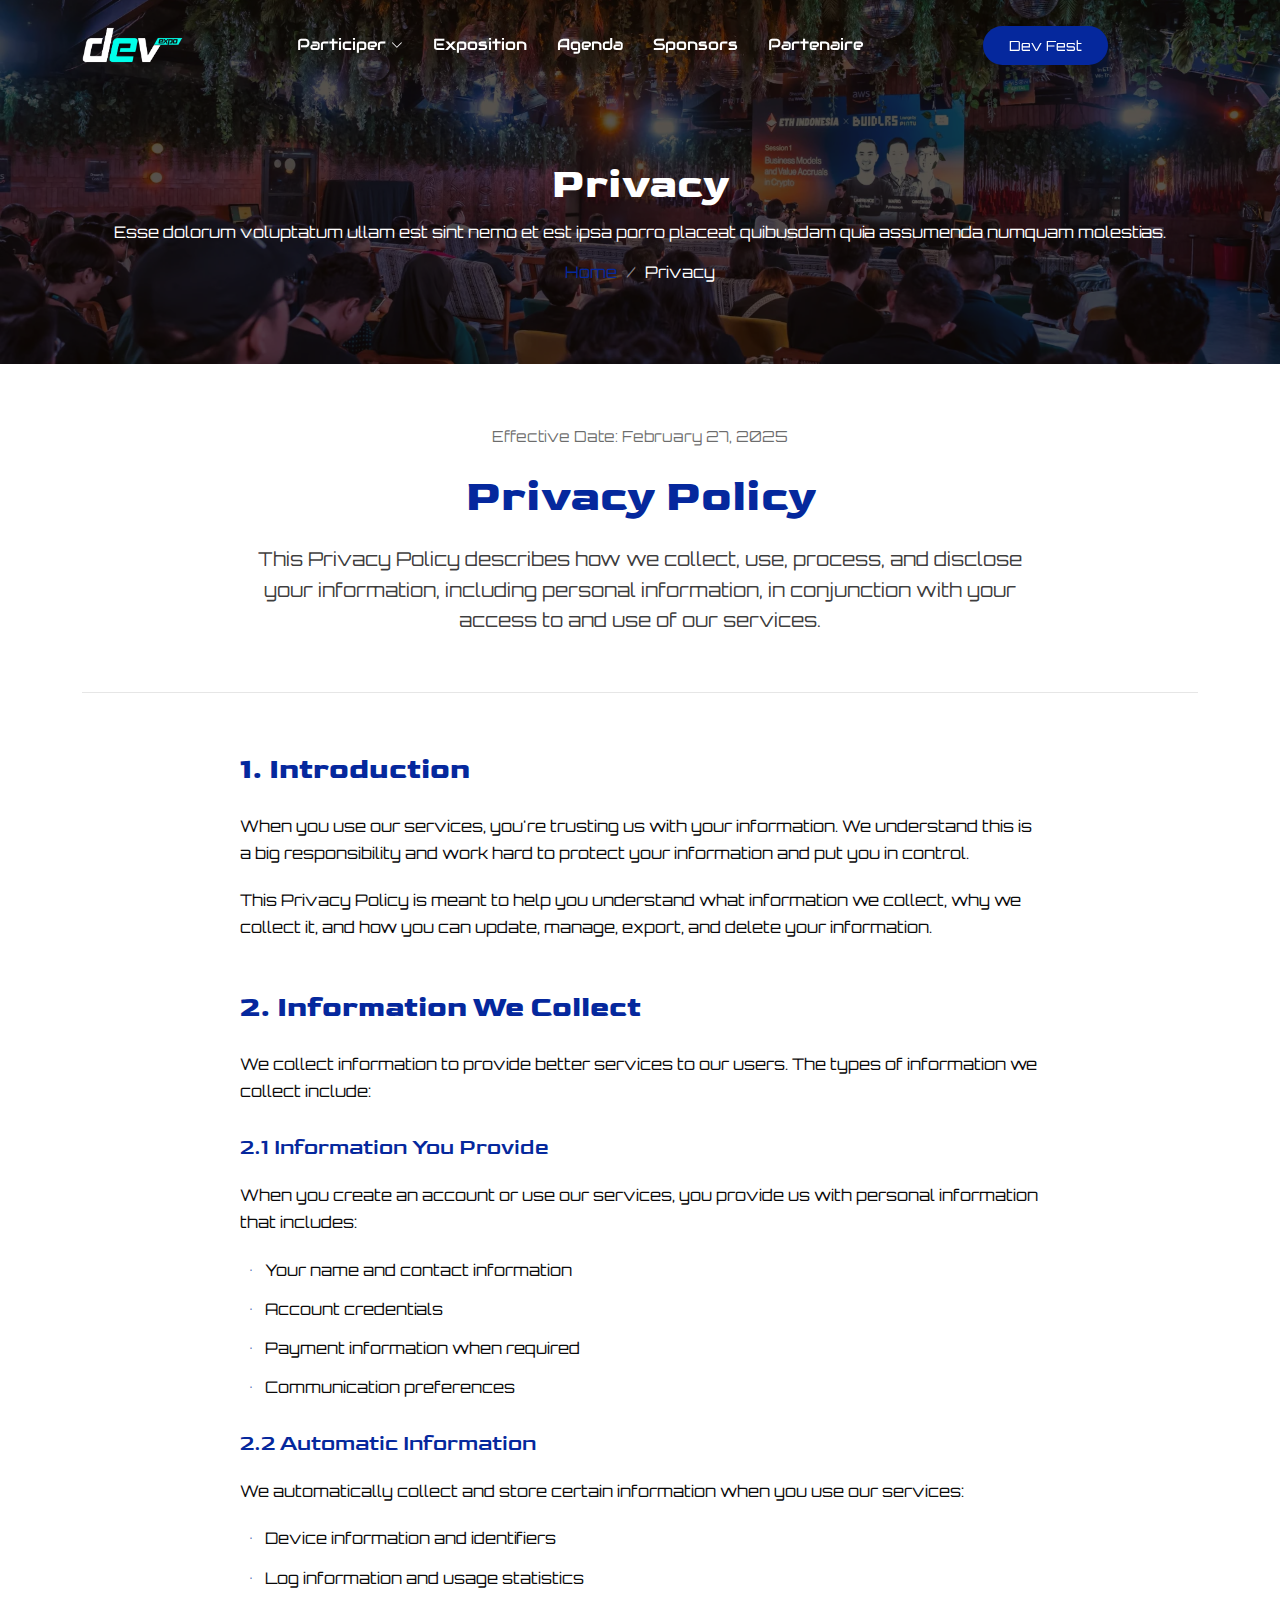
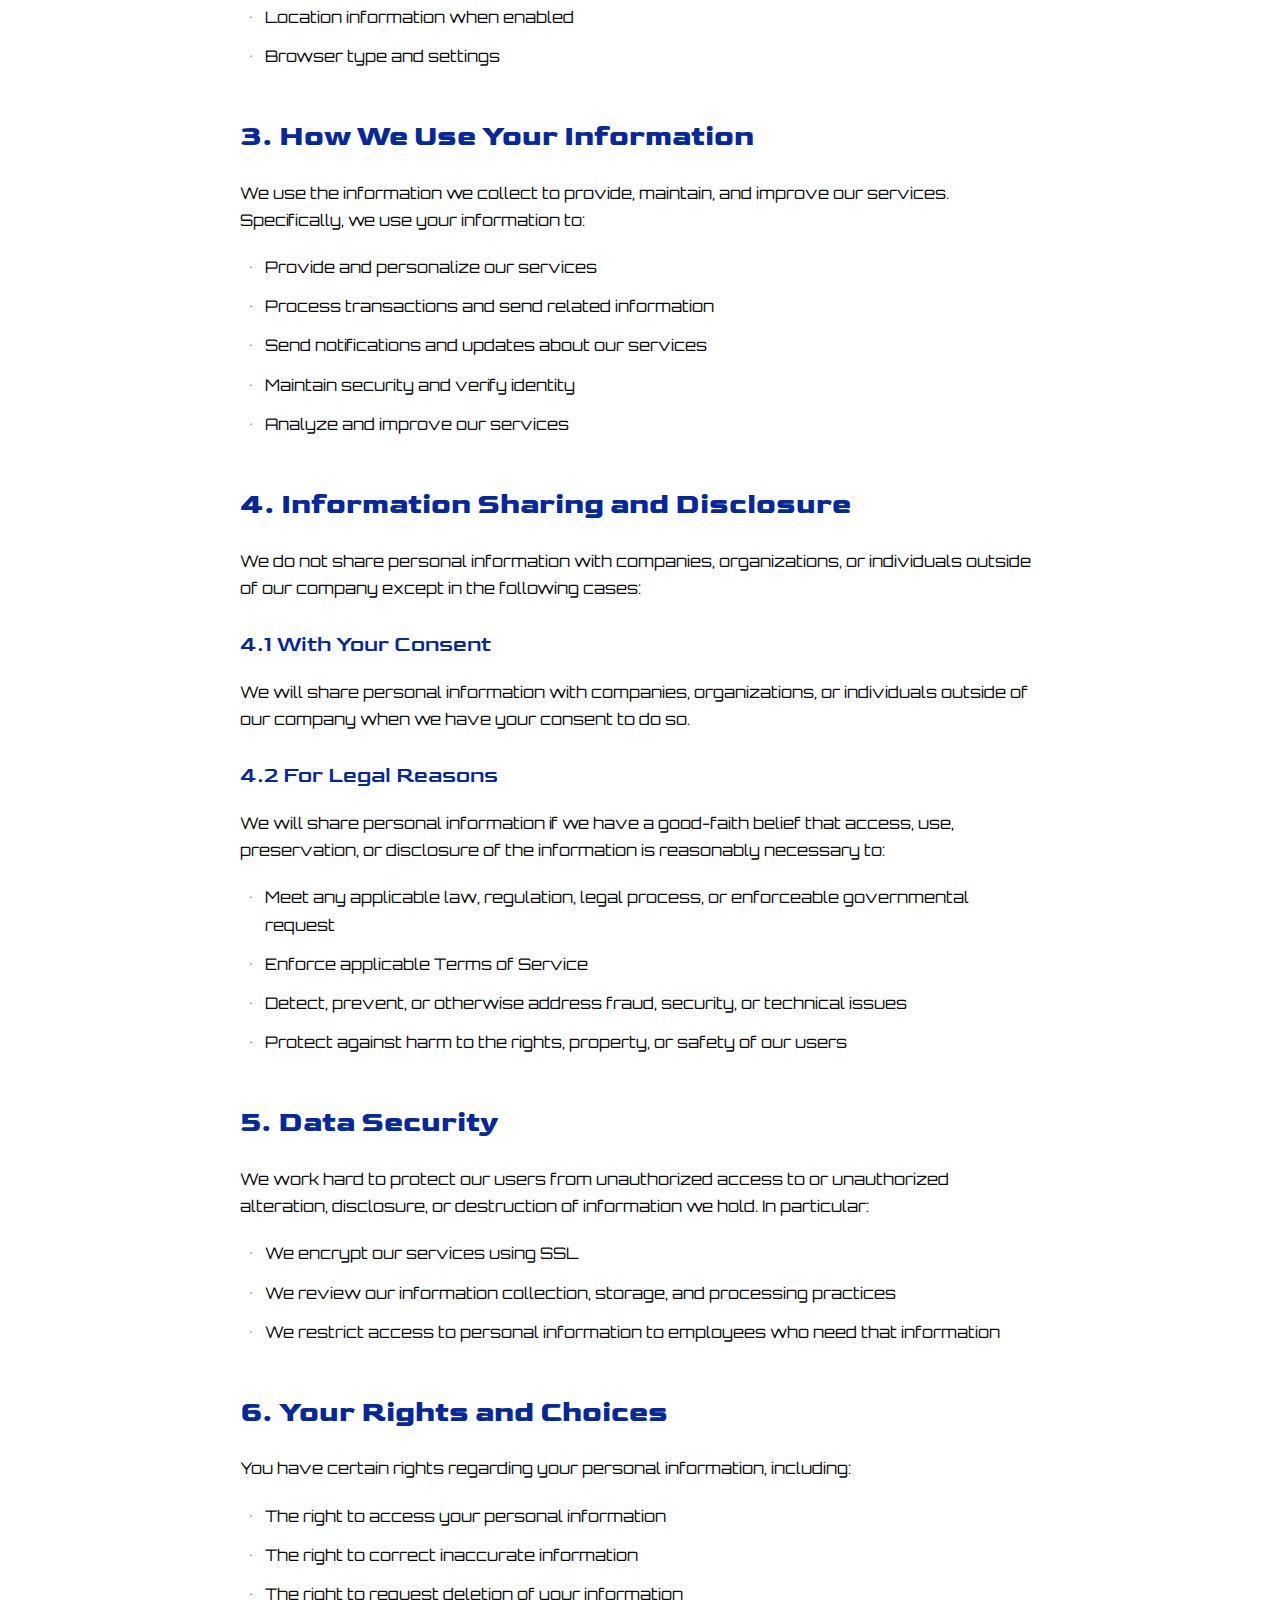
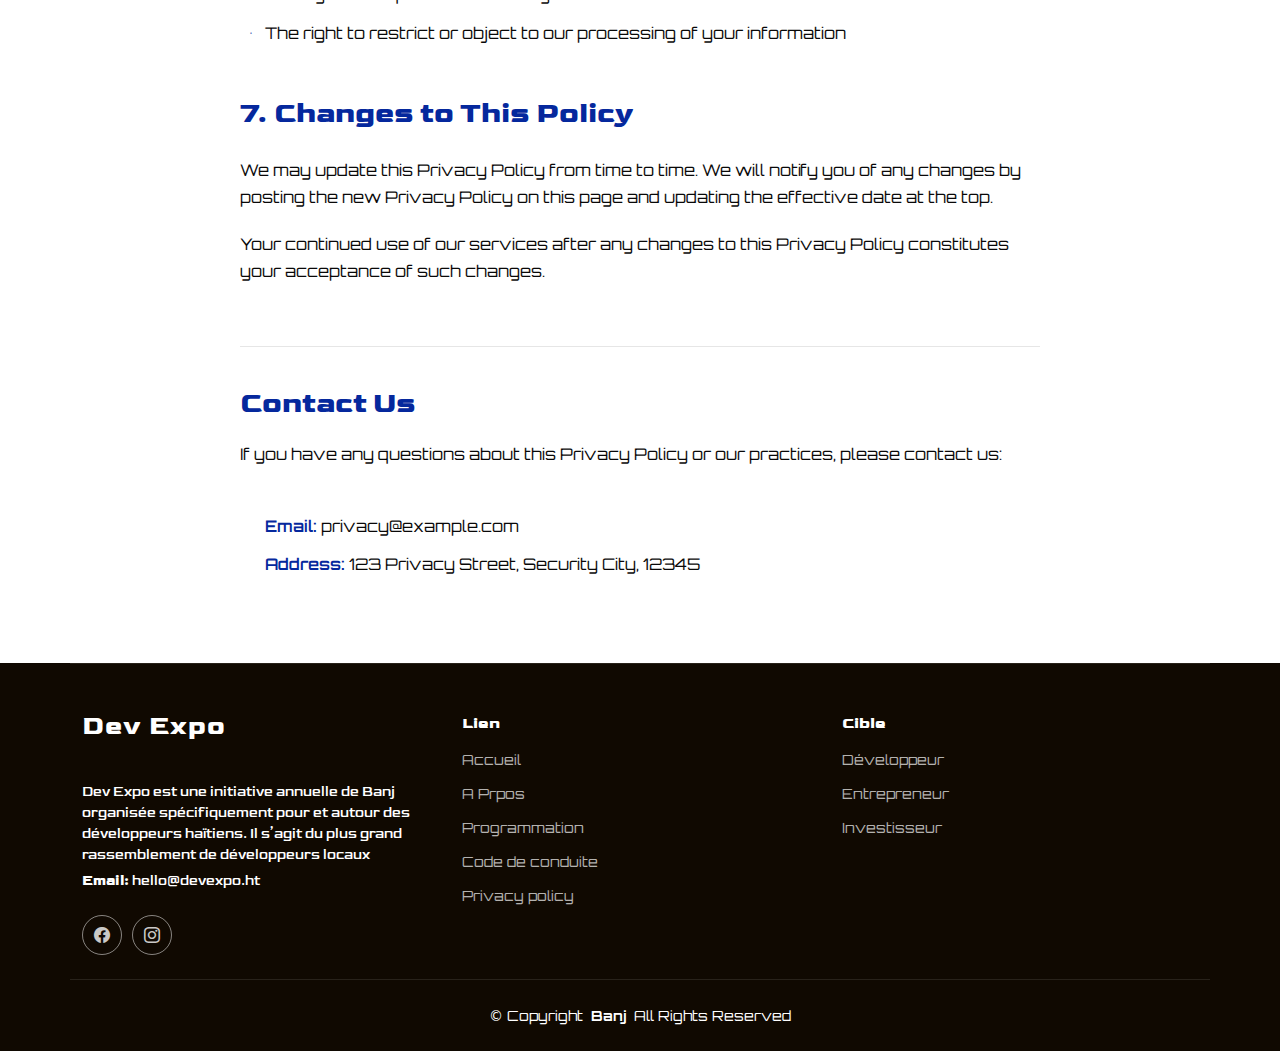
<file: devexpo-5/privacy.html>
<!DOCTYPE html>
<html lang="en">

<head>
  <meta charset="utf-8">
  <meta content="width=device-width, initial-scale=1.0" name="viewport">
  <title>Dev Expo - 2026</title>
  <meta name="description" content="">
  <meta name="keywords" content="">

  <!-- Favicons -->
  <link href="assets/img/devexpo/favicon-16x16.png" rel="icon">
  <link href="assets/img/devexpo/favicon-16x16.png" rel="apple-touch-icon">

  <!-- Fonts -->
    <!-- Fonts -->
<link rel="preconnect" href="https://fonts.googleapis.com">
<link rel="preconnect" href="https://fonts.gstatic.com" crossorigin>
<link href="https://fonts.googleapis.com/css2?family=Audiowide&family=Goldman:wght@400;700&family=Orbitron:wght@400..900&display=swap" rel="stylesheet">
<link href="https://fonts.googleapis.com/css2?family=Audiowide&family=Goldman:wght@400;700&family=Orbitron:wght@400..900&display=swap" rel="stylesheet">

  <!-- Vendor CSS Files -->
  <link href="assets/vendor/bootstrap/css/bootstrap.min.css" rel="stylesheet">
  <link href="assets/vendor/bootstrap-icons/bootstrap-icons.css" rel="stylesheet">
  <link href="assets/vendor/swiper/swiper-bundle.min.css" rel="stylesheet">
  <link href="assets/vendor/glightbox/css/glightbox.min.css" rel="stylesheet">

  <!-- Animation -->
  <link rel="stylesheet" href="https://unpkg.com/aos@next/dist/aos.css" />

  <!-- Main CSS File -->
  <link href="assets/css/main.css" rel="stylesheet">

</head>

<body class="index-page">
  <header id="header" class="header d-flex align-items-center fixed-top">
 
   <div class="container-fluid container-xl position-relative d-flex align-items-center justify-content-between">

      <a href="index.html" class="logo d-flex align-items-center">
        <!-- Uncomment the line below if you also wish to use an image logo -->
         <img src="assets/img/devexpo/DevExpo_Logo.png" alt="">
        <!-- <h1 class="sitename">Evently</h1> -->
      </a>

    <nav id="navmenu" class="navmenu">
           <ul>
          <li class="dropdown"><a href="#"><span>Participer</span> <i class="bi bi-chevron-down toggle-dropdown"></i></a>
            <ul>
               <li class="dropdown"><a href="#"><span>Développeur</span> <i class="bi bi-chevron-down toggle-dropdown"></i></a>
                <ul>
                  <li><a href="#">Exposant</a></li>
                  <li><a href="#">Participant Libre</a></li>
                </ul>
              </li> 
              <li><a href="#">Public</a></li>
            </ul>
          </li>
          <li> <a class="" href="404.html">Exposition</a></li>
          <li> <a class="" href="schedule.html">Agenda</a></li>
          
          <li> <a class="" href="sponsors.html">Sponsors</a></li>
          <li><a class="" href="buy-tickets.html">Partenaire</a></li>
  
        </ul>   
        <i class="mobile-nav-toggle d-xl-none bi bi-list"></i>
      </nav>
      <button class="btn btn-getstarted">Dev Fest</button>
      <div>
      </div>
    </div>
  </header>
  <main class="main">

    <!-- Page Title -->
    <div class="page-title dark-background" style="background-image: url(assets/img/events/showcase-9.webp);">
      <div class="container position-relative">
        <h1>Privacy</h1>
        <p>Esse dolorum voluptatum ullam est sint nemo et est ipsa porro placeat quibusdam quia assumenda numquam molestias.</p>
        <nav class="breadcrumbs">
          <ol>
            <li><a href="index.html">Home</a></li>
            <li class="current">Privacy</li>
          </ol>
        </nav>
      </div>
    </div><!-- End Page Title -->

    <!-- Privacy Section -->
    <section id="privacy" class="privacy section">

      <div class="container">
        <!-- Header -->
        <div class="privacy-header">
          <div class="header-content">
            <div class="last-updated">Effective Date: February 27, 2025</div>
            <h1>Privacy Policy</h1>
            <p class="intro-text">This Privacy Policy describes how we collect, use, process, and disclose your information, including personal information, in conjunction with your access to and use of our services.</p>
          </div>
        </div>

        <!-- Main Content -->
        <div class="privacy-content">
          <!-- Introduction -->
          <div class="content-section">
            <h2>1. Introduction</h2>
            <p>When you use our services, you're trusting us with your information. We understand this is a big responsibility and work hard to protect your information and put you in control.</p>
            <p>This Privacy Policy is meant to help you understand what information we collect, why we collect it, and how you can update, manage, export, and delete your information.</p>
          </div>

          <!-- Information Collection -->
          <div class="content-section">
            <h2>2. Information We Collect</h2>
            <p>We collect information to provide better services to our users. The types of information we collect include:</p>

            <h3>2.1 Information You Provide</h3>
            <p>When you create an account or use our services, you provide us with personal information that includes:</p>
            <ul>
              <li>Your name and contact information</li>
              <li>Account credentials</li>
              <li>Payment information when required</li>
              <li>Communication preferences</li>
            </ul>

            <h3>2.2 Automatic Information</h3>
            <p>We automatically collect and store certain information when you use our services:</p>
            <ul>
              <li>Device information and identifiers</li>
              <li>Log information and usage statistics</li>
              <li>Location information when enabled</li>
              <li>Browser type and settings</li>
            </ul>
          </div>

          <!-- Use of Information -->
          <div class="content-section">
            <h2>3. How We Use Your Information</h2>
            <p>We use the information we collect to provide, maintain, and improve our services. Specifically, we use your information to:</p>
            <ul>
              <li>Provide and personalize our services</li>
              <li>Process transactions and send related information</li>
              <li>Send notifications and updates about our services</li>
              <li>Maintain security and verify identity</li>
              <li>Analyze and improve our services</li>
            </ul>
          </div>

          <!-- Information Sharing -->
          <div class="content-section">
            <h2>4. Information Sharing and Disclosure</h2>
            <p>We do not share personal information with companies, organizations, or individuals outside of our company except in the following cases:</p>

            <h3>4.1 With Your Consent</h3>
            <p>We will share personal information with companies, organizations, or individuals outside of our company when we have your consent to do so.</p>

            <h3>4.2 For Legal Reasons</h3>
            <p>We will share personal information if we have a good-faith belief that access, use, preservation, or disclosure of the information is reasonably necessary to:</p>
            <ul>
              <li>Meet any applicable law, regulation, legal process, or enforceable governmental request</li>
              <li>Enforce applicable Terms of Service</li>
              <li>Detect, prevent, or otherwise address fraud, security, or technical issues</li>
              <li>Protect against harm to the rights, property, or safety of our users</li>
            </ul>
          </div>

          <!-- Data Security -->
          <div class="content-section">
            <h2>5. Data Security</h2>
            <p>We work hard to protect our users from unauthorized access to or unauthorized alteration, disclosure, or destruction of information we hold. In particular:</p>
            <ul>
              <li>We encrypt our services using SSL</li>
              <li>We review our information collection, storage, and processing practices</li>
              <li>We restrict access to personal information to employees who need that information</li>
            </ul>
          </div>

          <!-- Your Rights -->
          <div class="content-section">
            <h2>6. Your Rights and Choices</h2>
            <p>You have certain rights regarding your personal information, including:</p>
            <ul>
              <li>The right to access your personal information</li>
              <li>The right to correct inaccurate information</li>
              <li>The right to request deletion of your information</li>
              <li>The right to restrict or object to our processing of your information</li>
            </ul>
          </div>

          <!-- Policy Updates -->
          <div class="content-section">
            <h2>7. Changes to This Policy</h2>
            <p>We may update this Privacy Policy from time to time. We will notify you of any changes by posting the new Privacy Policy on this page and updating the effective date at the top.</p>
            <p>Your continued use of our services after any changes to this Privacy Policy constitutes your acceptance of such changes.</p>
          </div>
        </div>

        <!-- Contact Section -->
        <div class="privacy-contact">
          <h2>Contact Us</h2>
          <p>If you have any questions about this Privacy Policy or our practices, please contact us:</p>
          <div class="contact-details">
            <p><strong>Email:</strong> privacy@example.com</p>
            <p><strong>Address:</strong> 123 Privacy Street, Security City, 12345</p>
          </div>
        </div>

      </div>

    </section><!-- /Privacy Section -->

  </main>

 <footer id="footer" class="footer position-relative dark-background">

    <div class="container footer-top">
      <div class="row gy-4">
        <div class="col-lg-4 col-md-6 footer-about">
          <a href="index.html" class="logo d-flex align-items-center">
            <span class="sitename">Dev Expo</span>
          </a>
          <div class="footer-contact pt-3">
            <p>Dev Expo est une initiative annuelle de Banj organisée spécifiquement pour et autour des développeurs haïtiens. Il s’agit du plus grand rassemblement de développeurs locaux</p>
            
            <p><strong>Email:</strong> <span>hello@devexpo.ht</span></p>
          </div>
          <div class="social-links d-flex mt-4">
            <a href=""><i class="bi bi-facebook"></i></a>
            <a href=""><i class="bi bi-instagram"></i></a>
          </div>
        </div>

        <div class="col-lg-4 text-enter col-md-3 footer-links">
          <h4>Lien</h4>
          <ul>
            <li><a href="#">Accueil</a></li>
            <li><a href="#">A Prpos</a></li>
            <li><a href="#">Programmation</a></li>
            <li><a href="#">Code de conduite</a></li>
            <li><a href="#">Privacy policy</a></li>
          </ul>
        </div>

        <div class="col-lg-4 col-md-3 align-items-center footer-links">
          <h4>Cible</h4>
          <ul>
            <li><a href="#">Développeur</a></li>
            <li><a href="#">Entrepreneur</a></li>
            <li><a href="#">Investisseur</a></li>
          </ul>
        </div>
      </div>
    </div>

    <div class="container copyright text-center mt-4">
      <p>© <span>Copyright</span> <strong class="px-1 sitename">Banj</strong> <span>All Rights Reserved</span></p>
      
    </div>

  </footer>

  <!-- Scroll Top -->
  <a href="#" id="scroll-top" class="scroll-top d-flex align-items-center justify-content-center"><i class="bi bi-arrow-up-short"></i></a>

  <!-- Preloader -->
  <div id="preloader"></div>

  <!-- Vendor JS Files -->
  <script src="assets/vendor/bootstrap/js/bootstrap.bundle.min.js"></script>
  <script src="assets/vendor/php-email-form/validate.js"></script>
  <script src="assets/vendor/purecounter/purecounter_vanilla.js"></script>
  <script src="assets/vendor/swiper/swiper-bundle.min.js"></script>
  <script src="assets/vendor/glightbox/js/glightbox.min.js"></script>

  <!-- Main JS File -->
  <script src="assets/js/main.js"></script>

</body>

</html>
</file>
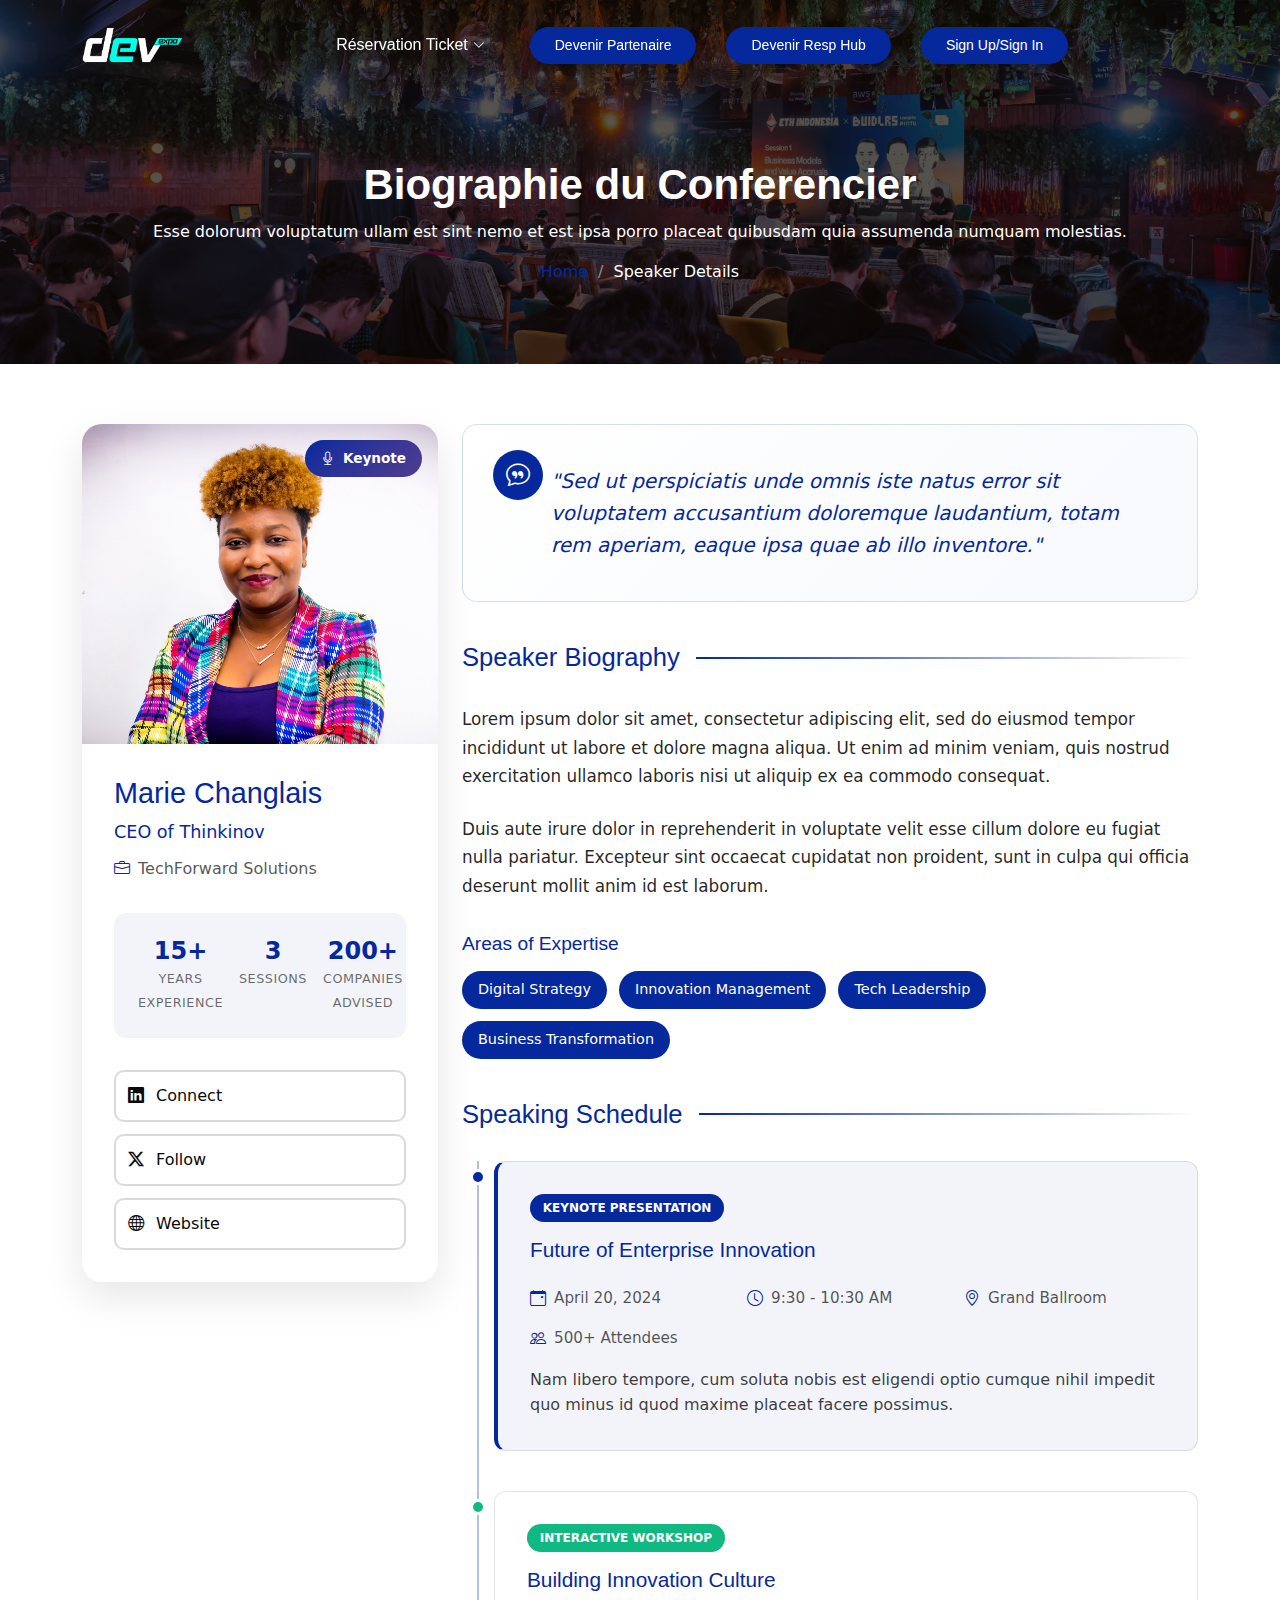
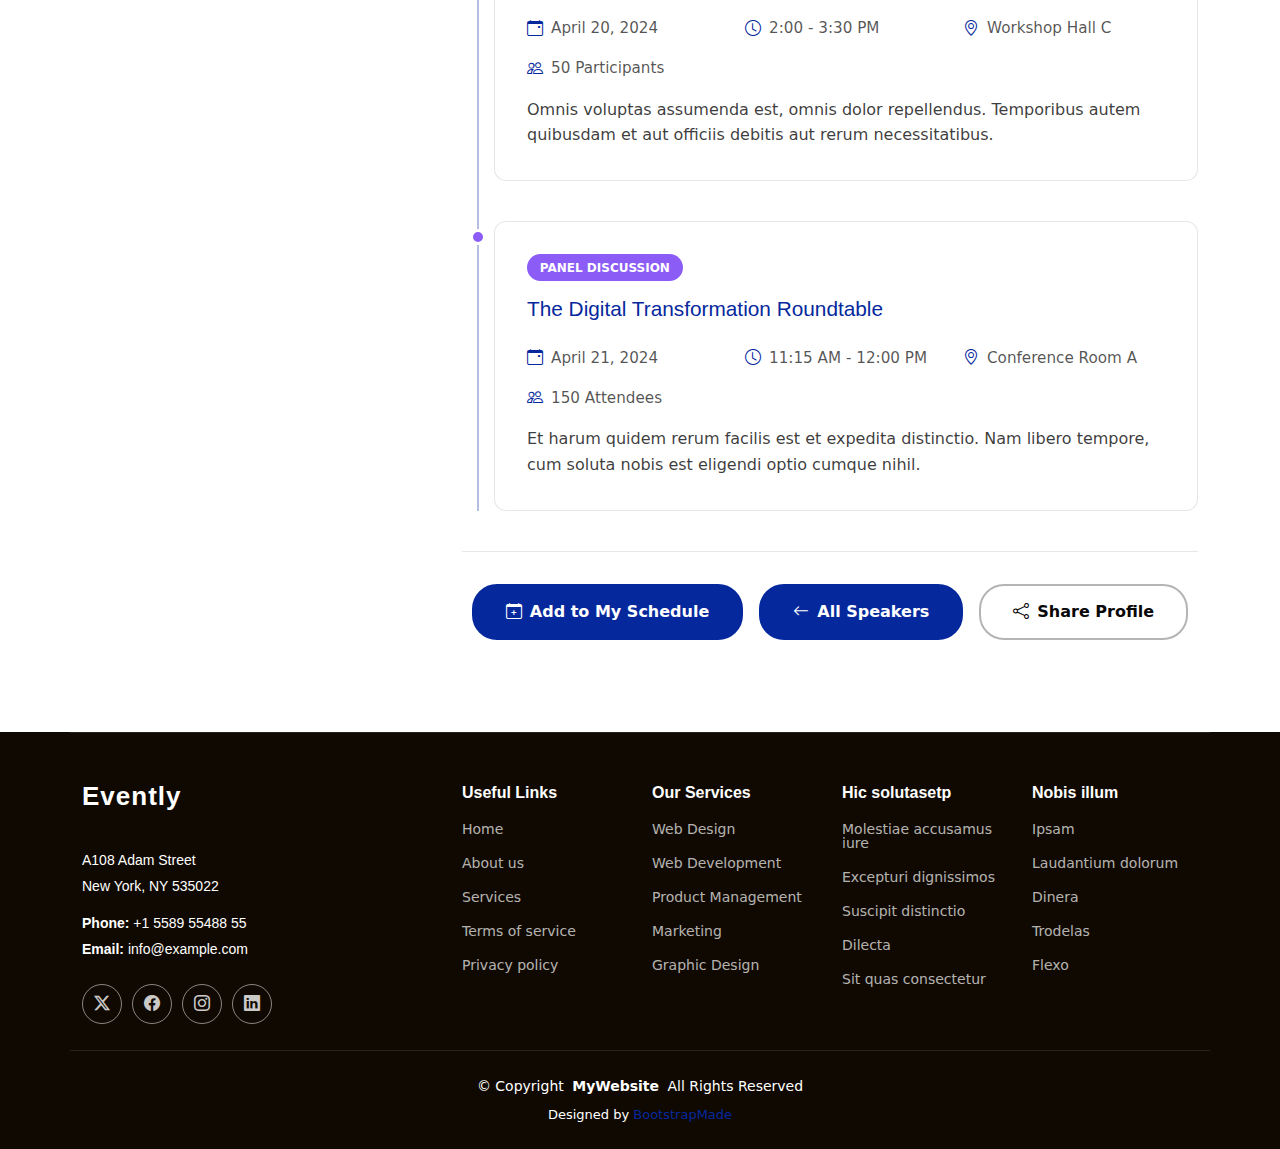
<file: devexpo-5/speaker-details.html>
<!DOCTYPE html>
<html lang="en">

<head>
  <meta charset="utf-8">
  <meta content="width=device-width, initial-scale=1.0" name="viewport">
  <title>Dev Expo - 2026</title>
  <meta name="description" content="">
  <meta name="keywords" content="">

  <!-- Favicons -->
  <link href="assets/img/devexpo/favicon-16x16.png" rel="icon">
  <link href="assets/img/devexpo/favicon-16x16.png" rel="apple-touch-icon">

  <!-- Fonts -->
  <link href="https://fonts.googleapis.com" rel="preconnect">
  <link href="https://fonts.gstatic.com" rel="preconnect" crossorigin>
  <link href="https://fonts.googleapis.com/css2?family=Roboto:ital,wght@0,100;0,300;0,400;0,500;0,700;0,900;1,100;1,300;1,400;1,500;1,700;1,900&family=Rubik:ital,wght@0,300;0,400;0,500;0,600;0,700;0,800;0,900;1,300;1,400;1,500;1,600;1,700;1,800;1,900&family=Kanit:ital,wght@0,100;0,200;0,300;0,400;0,500;0,600;0,700;0,800;0,900;1,100;1,200;1,300;1,400;1,500;1,600;1,700;1,800;1,900&display=swap" rel="stylesheet">

  <!-- Vendor CSS Files -->
  <link href="assets/vendor/bootstrap/css/bootstrap.min.css" rel="stylesheet">
  <link href="assets/vendor/bootstrap-icons/bootstrap-icons.css" rel="stylesheet">
  <link href="assets/vendor/swiper/swiper-bundle.min.css" rel="stylesheet">
  <link href="assets/vendor/glightbox/css/glightbox.min.css" rel="stylesheet">

  <!-- Animation -->
  <link rel="stylesheet" href="https://unpkg.com/aos@next/dist/aos.css" />

  <!-- Main CSS File -->
  <link href="assets/css/main.css" rel="stylesheet">

</head>

<body class="index-page">

  <header id="header" class="header d-flex align-items-center fixed-top">
 
   <div class="container-fluid container-xl position-relative d-flex align-items-center justify-content-between">

      <a href="index.html" class="logo d-flex align-items-center">
        <!-- Uncomment the line below if you also wish to use an image logo -->
         <img src="assets/img/devexpo/DevExpo_Logo.png" alt="">
        <!-- <h1 class="sitename">Evently</h1> -->
      </a>

    <nav id="navmenu" class="navmenu">
           <ul>
    
          <li class="dropdown"><a href="#"><span>Réservation Ticket</span> <i class="bi bi-chevron-down toggle-dropdown"></i></a>
            <ul>
               <li class="dropdown"><a href="#"><span>Présentiel</span> <i class="bi bi-chevron-down toggle-dropdown"></i></a>
                <ul>
                  <li><a href="#">Développeur</a></li>
                  <li><a href="#">Participant Libre</a></li>
                </ul>
              </li> 
              <li><a href="#">En Ligne</a></li>
            </ul>
          </li>
          <li> <a class="btn-getstarted" href="buy-tickets.html">Devenir Partenaire</a></li>
     <li><a class="btn-getstarted" href="buy-tickets.html">Devenir Resp Hub</a></li>
      
      <a class="btn-getstarted" href="buy-tickets.html">Sign Up/Sign In</a>
        </ul>   
        <i class="mobile-nav-toggle d-xl-none bi bi-list"></i>
      
      </nav>

      <div>
      </div>
    </div>
  </header>

  <main class="main">

    <!-- Page Title -->
    <div class="page-title dark-background" style="background-image: url(assets/img/events/showcase-9.webp);">
      <div class="container position-relative">
        <h1>Biographie du Conferencier</h1>
        <p>Esse dolorum voluptatum ullam est sint nemo et est ipsa porro placeat quibusdam quia assumenda numquam molestias.</p>
        <nav class="breadcrumbs">
          <ol>
            <li><a href="index.html">Home</a></li>
            <li class="current">Speaker Details</li>
          </ol>
        </nav>
      </div>
    </div><!-- End Page Title -->

    <!-- Speaker Details 2 Section -->
    <section id="speaker-details-2" class="speaker-details-2 section">

      <div class="container">

        <div class="row">

          <!-- Speaker Overview -->
          <div class="col-xl-4 col-lg-5">
            <div class="speaker-profile-card">
              <div class="profile-image-wrapper">
                <img src="assets/img/devexpo/speakers/IMG_6927 - Marie Changlais Aimé.jpeg" alt="Speaker" class="img-fluid">
                <div class="speaker-status">
                  <span class="status-badge keynote">
                    <i class="bi bi-mic"></i>
                    Keynote
                  </span>
                </div>
              </div>

              <div class="profile-content">
                <h2 class="speaker-name">Marie Changlais</h2>
                <p class="speaker-title">CEO of Thinkinov</p>
                <div class="speaker-company">
                  <i class="bi bi-briefcase"></i>
                  TechForward Solutions
                </div>

                <div class="connection-stats">
                  <div class="stat-item">
                    <span class="stat-number">15+</span>
                    <span class="stat-label">Years Experience</span>
                  </div>
                  <div class="stat-item">
                    <span class="stat-number">3</span>
                    <span class="stat-label">Sessions</span>
                  </div>
                  <div class="stat-item">
                    <span class="stat-number">200+</span>
                    <span class="stat-label">Companies Advised</span>
                  </div>
                </div>

                <div class="social-connections">
                  <a href="#" class="social-btn linkedin">
                    <i class="bi bi-linkedin"></i>
                    <span>Connect</span>
                  </a>
                  <a href="#" class="social-btn twitter">
                    <i class="bi bi-twitter-x"></i>
                    <span>Follow</span>
                  </a>
                  <a href="#" class="social-btn website">
                    <i class="bi bi-globe"></i>
                    <span>Website</span>
                  </a>
                </div>
              </div>
            </div>
          </div>

          <!-- Speaker Details -->
          <div class="col-xl-8 col-lg-7">

            <!-- Quote Section -->
            <div class="speaker-highlight">
              <div class="quote-container">
                <div class="quote-icon">
                  <i class="bi bi-chat-quote"></i>
                </div>
                <blockquote>
                  "Sed ut perspiciatis unde omnis iste natus error sit voluptatem accusantium doloremque laudantium, totam rem aperiam, eaque ipsa quae ab illo inventore."
                </blockquote>
              </div>
            </div>

            <!-- Biography -->
            <div class="speaker-biography">
              <div class="section-header">
                <h3>Speaker Biography</h3>
                <div class="header-line"></div>
              </div>

              <div class="bio-content">
                <p>Lorem ipsum dolor sit amet, consectetur adipiscing elit, sed do eiusmod tempor incididunt ut labore et dolore magna aliqua. Ut enim ad minim veniam, quis nostrud exercitation ullamco laboris nisi ut aliquip ex ea commodo consequat.</p>

                <p>Duis aute irure dolor in reprehenderit in voluptate velit esse cillum dolore eu fugiat nulla pariatur. Excepteur sint occaecat cupidatat non proident, sunt in culpa qui officia deserunt mollit anim id est laborum.</p>

                <div class="expertise-areas">
                  <h4>Areas of Expertise</h4>
                  <div class="tags-list">
                    <span class="expertise-tag">Digital Strategy</span>
                    <span class="expertise-tag">Innovation Management</span>
                    <span class="expertise-tag">Tech Leadership</span>
                    <span class="expertise-tag">Business Transformation</span>
                  </div>
                </div>
              </div>
            </div>

            <!-- Session Schedule -->
            <div class="session-schedule">
              <div class="section-header">
                <h3>Speaking Schedule</h3>
                <div class="header-line"></div>
              </div>

              <div class="schedule-timeline">

                <div class="timeline-item featured">
                  <div class="timeline-marker">
                    <div class="marker-dot keynote"></div>
                  </div>
                  <div class="timeline-content">
                    <div class="session-tag keynote">Keynote Presentation</div>
                    <h4 class="session-name">Future of Enterprise Innovation</h4>
                    <div class="session-meta-grid">
                      <div class="meta-item">
                        <i class="bi bi-calendar-event"></i>
                        <span>April 20, 2024</span>
                      </div>
                      <div class="meta-item">
                        <i class="bi bi-clock"></i>
                        <span>9:30 - 10:30 AM</span>
                      </div>
                      <div class="meta-item">
                        <i class="bi bi-geo-alt"></i>
                        <span>Grand Ballroom</span>
                      </div>
                      <div class="meta-item">
                        <i class="bi bi-people"></i>
                        <span>500+ Attendees</span>
                      </div>
                    </div>
                    <p class="session-summary">Nam libero tempore, cum soluta nobis est eligendi optio cumque nihil impedit quo minus id quod maxime placeat facere possimus.</p>
                  </div>
                </div>

                <div class="timeline-item">
                  <div class="timeline-marker">
                    <div class="marker-dot workshop"></div>
                  </div>
                  <div class="timeline-content">
                    <div class="session-tag workshop">Interactive Workshop</div>
                    <h4 class="session-name">Building Innovation Culture</h4>
                    <div class="session-meta-grid">
                      <div class="meta-item">
                        <i class="bi bi-calendar-event"></i>
                        <span>April 20, 2024</span>
                      </div>
                      <div class="meta-item">
                        <i class="bi bi-clock"></i>
                        <span>2:00 - 3:30 PM</span>
                      </div>
                      <div class="meta-item">
                        <i class="bi bi-geo-alt"></i>
                        <span>Workshop Hall C</span>
                      </div>
                      <div class="meta-item">
                        <i class="bi bi-people"></i>
                        <span>50 Participants</span>
                      </div>
                    </div>
                    <p class="session-summary">Omnis voluptas assumenda est, omnis dolor repellendus. Temporibus autem quibusdam et aut officiis debitis aut rerum necessitatibus.</p>
                  </div>
                </div>

                <div class="timeline-item">
                  <div class="timeline-marker">
                    <div class="marker-dot panel"></div>
                  </div>
                  <div class="timeline-content">
                    <div class="session-tag panel">Panel Discussion</div>
                    <h4 class="session-name">The Digital Transformation Roundtable</h4>
                    <div class="session-meta-grid">
                      <div class="meta-item">
                        <i class="bi bi-calendar-event"></i>
                        <span>April 21, 2024</span>
                      </div>
                      <div class="meta-item">
                        <i class="bi bi-clock"></i>
                        <span>11:15 AM - 12:00 PM</span>
                      </div>
                      <div class="meta-item">
                        <i class="bi bi-geo-alt"></i>
                        <span>Conference Room A</span>
                      </div>
                      <div class="meta-item">
                        <i class="bi bi-people"></i>
                        <span>150 Attendees</span>
                      </div>
                    </div>
                    <p class="session-summary">Et harum quidem rerum facilis est et expedita distinctio. Nam libero tempore, cum soluta nobis est eligendi optio cumque nihil.</p>
                  </div>
                </div>

              </div>
            </div>

            <!-- Action Buttons -->
            <div class="speaker-cta">
              <div class="cta-buttons">
                <a href="#" class="btn-primary">
                  <i class="bi bi-calendar-plus"></i>
                  Add to My Schedule
                </a>
                <a href="#" class="btn-secondary">
                  <i class="bi bi-arrow-left"></i>
                  All Speakers
                </a>
                <a href="#" class="btn-outline">
                  <i class="bi bi-share"></i>
                  Share Profile
                </a>
              </div>
            </div>

          </div>

        </div>

      </div>

    </section><!-- /Speaker Details 2 Section -->

  </main>

  <footer id="footer" class="footer position-relative dark-background">

    <div class="container footer-top">
      <div class="row gy-4">
        <div class="col-lg-4 col-md-6 footer-about">
          <a href="index.html" class="logo d-flex align-items-center">
            <span class="sitename">Evently</span>
          </a>
          <div class="footer-contact pt-3">
            <p>A108 Adam Street</p>
            <p>New York, NY 535022</p>
            <p class="mt-3"><strong>Phone:</strong> <span>+1 5589 55488 55</span></p>
            <p><strong>Email:</strong> <span>info@example.com</span></p>
          </div>
          <div class="social-links d-flex mt-4">
            <a href=""><i class="bi bi-twitter-x"></i></a>
            <a href=""><i class="bi bi-facebook"></i></a>
            <a href=""><i class="bi bi-instagram"></i></a>
            <a href=""><i class="bi bi-linkedin"></i></a>
          </div>
        </div>

        <div class="col-lg-2 col-md-3 footer-links">
          <h4>Useful Links</h4>
          <ul>
            <li><a href="#">Home</a></li>
            <li><a href="#">About us</a></li>
            <li><a href="#">Services</a></li>
            <li><a href="#">Terms of service</a></li>
            <li><a href="#">Privacy policy</a></li>
          </ul>
        </div>

        <div class="col-lg-2 col-md-3 footer-links">
          <h4>Our Services</h4>
          <ul>
            <li><a href="#">Web Design</a></li>
            <li><a href="#">Web Development</a></li>
            <li><a href="#">Product Management</a></li>
            <li><a href="#">Marketing</a></li>
            <li><a href="#">Graphic Design</a></li>
          </ul>
        </div>

        <div class="col-lg-2 col-md-3 footer-links">
          <h4>Hic solutasetp</h4>
          <ul>
            <li><a href="#">Molestiae accusamus iure</a></li>
            <li><a href="#">Excepturi dignissimos</a></li>
            <li><a href="#">Suscipit distinctio</a></li>
            <li><a href="#">Dilecta</a></li>
            <li><a href="#">Sit quas consectetur</a></li>
          </ul>
        </div>

        <div class="col-lg-2 col-md-3 footer-links">
          <h4>Nobis illum</h4>
          <ul>
            <li><a href="#">Ipsam</a></li>
            <li><a href="#">Laudantium dolorum</a></li>
            <li><a href="#">Dinera</a></li>
            <li><a href="#">Trodelas</a></li>
            <li><a href="#">Flexo</a></li>
          </ul>
        </div>

      </div>
    </div>

    <div class="container copyright text-center mt-4">
      <p>© <span>Copyright</span> <strong class="px-1 sitename">MyWebsite</strong> <span>All Rights Reserved</span></p>
      <div class="credits">
        <!-- All the links in the footer should remain intact. -->
        <!-- You can delete the links only if you've purchased the pro version. -->
        <!-- Licensing information: https://bootstrapmade.com/license/ -->
        <!-- Purchase the pro version with working PHP/AJAX contact form: [buy-url] -->
        Designed by <a href="https://bootstrapmade.com/">BootstrapMade</a>
      </div>
    </div>

  </footer>

  <!-- Scroll Top -->
  <a href="#" id="scroll-top" class="scroll-top d-flex align-items-center justify-content-center"><i class="bi bi-arrow-up-short"></i></a>

  <!-- Preloader -->
  <div id="preloader"></div>

  <!-- Vendor JS Files -->
  <script src="assets/vendor/bootstrap/js/bootstrap.bundle.min.js"></script>
  <script src="assets/vendor/php-email-form/validate.js"></script>
  <script src="assets/vendor/purecounter/purecounter_vanilla.js"></script>
  <script src="assets/vendor/swiper/swiper-bundle.min.js"></script>
  <script src="assets/vendor/glightbox/js/glightbox.min.js"></script>

  <!-- Main JS File -->
  <script src="assets/js/main.js"></script>

</body>

</html>
</file>
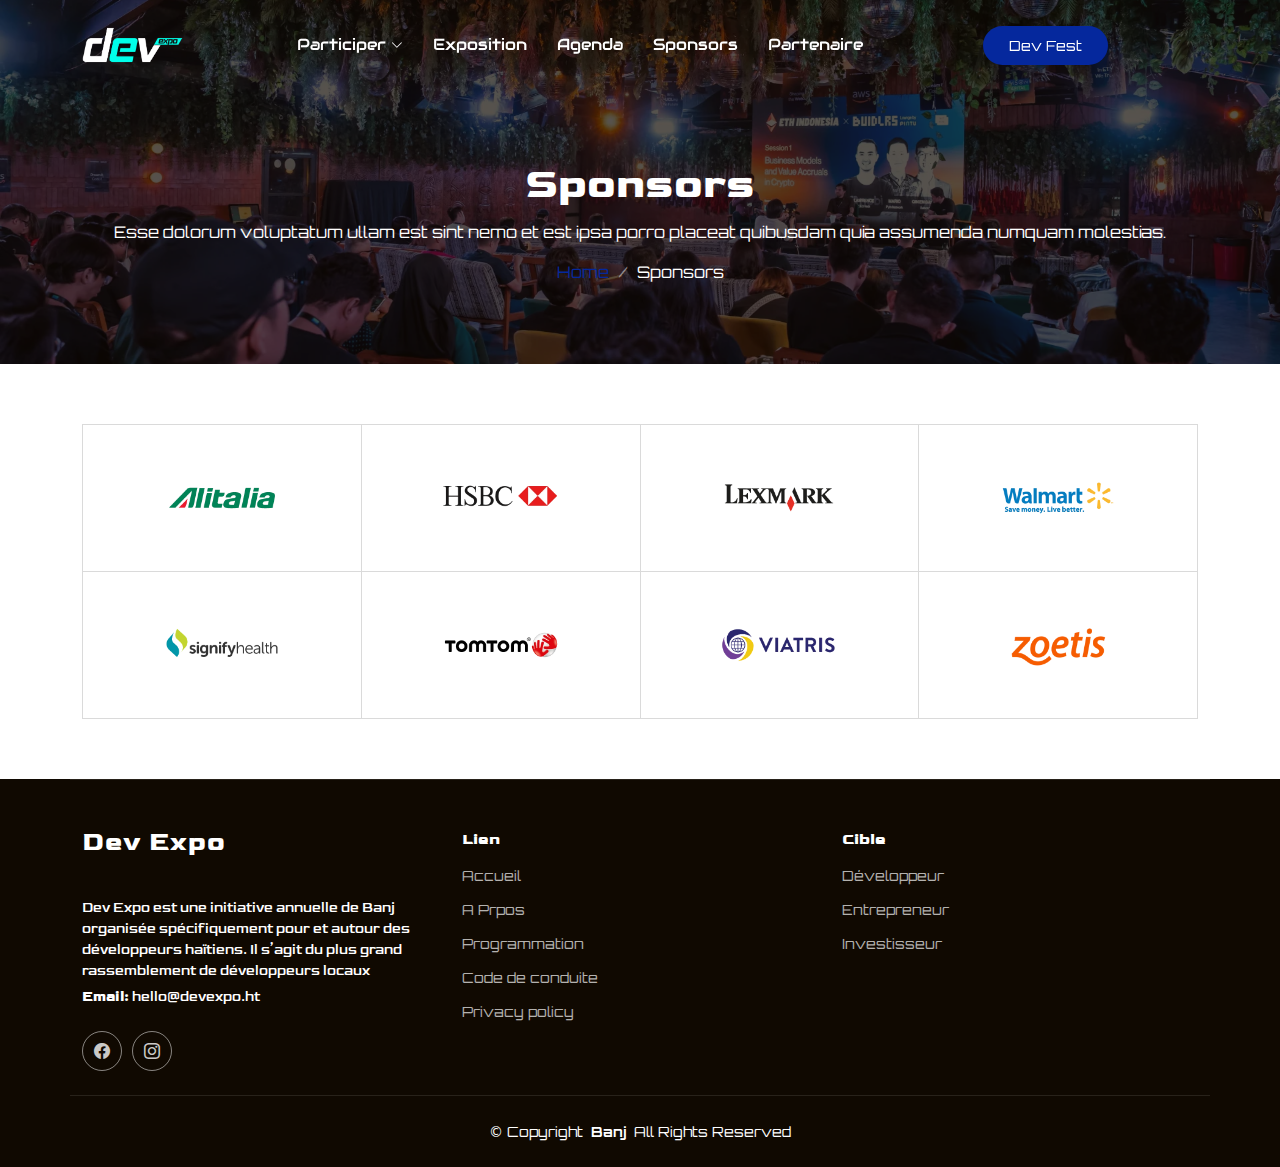
<file: devexpo-5/sponsors.html>
<!DOCTYPE html>
<html lang="en">

<head>
  <meta charset="utf-8">
  <meta content="width=device-width, initial-scale=1.0" name="viewport">
  <title>Dev Expo - 2026</title>
  <meta name="description" content="">
  <meta name="keywords" content="">

  <!-- Favicons -->
  <link href="assets/img/devexpo/favicon-16x16.png" rel="icon">
  <link href="assets/img/devexpo/favicon-16x16.png" rel="apple-touch-icon">

  <!-- Fonts -->
    <!-- Fonts -->
<link rel="preconnect" href="https://fonts.googleapis.com">
<link rel="preconnect" href="https://fonts.gstatic.com" crossorigin>
<link href="https://fonts.googleapis.com/css2?family=Audiowide&family=Goldman:wght@400;700&family=Orbitron:wght@400..900&display=swap" rel="stylesheet">
<link href="https://fonts.googleapis.com/css2?family=Audiowide&family=Goldman:wght@400;700&family=Orbitron:wght@400..900&display=swap" rel="stylesheet">

  <!-- Vendor CSS Files -->
  <link href="assets/vendor/bootstrap/css/bootstrap.min.css" rel="stylesheet">
  <link href="assets/vendor/bootstrap-icons/bootstrap-icons.css" rel="stylesheet">
  <link href="assets/vendor/swiper/swiper-bundle.min.css" rel="stylesheet">
  <link href="assets/vendor/glightbox/css/glightbox.min.css" rel="stylesheet">

  <!-- Animation -->
  <link rel="stylesheet" href="https://unpkg.com/aos@next/dist/aos.css" />

  <!-- Main CSS File -->
  <link href="assets/css/main.css" rel="stylesheet">

</head>

<body class="index-page">

   <header id="header" class="header d-flex align-items-center fixed-top">
 
   <div class="container-fluid container-xl position-relative d-flex align-items-center justify-content-between">

      <a href="index.html" class="logo d-flex align-items-center">
        <!-- Uncomment the line below if you also wish to use an image logo -->
         <img src="assets/img/devexpo/DevExpo_Logo.png" alt="">
        <!-- <h1 class="sitename">Evently</h1> -->
      </a>

    <nav id="navmenu" class="navmenu">
           <ul>
          <li class="dropdown"><a href="#"><span>Participer</span> <i class="bi bi-chevron-down toggle-dropdown"></i></a>
            <ul>
               <li class="dropdown"><a href="#"><span>Développeur</span> <i class="bi bi-chevron-down toggle-dropdown"></i></a>
                <ul>
                  <li><a href="#">Exposant</a></li>
                  <li><a href="#">Participant Libre</a></li>
                </ul>
              </li> 
              <li><a href="#">Public</a></li>
            </ul>
          </li>
          <li> <a class="" href="404.html">Exposition</a></li>
          <li> <a class="" href="schedule.html">Agenda</a></li>
          
          <li> <a class="" href="sponsors.html">Sponsors</a></li>
          <li><a class="" href="buy-tickets.html">Partenaire</a></li>
  
        </ul>   
        <i class="mobile-nav-toggle d-xl-none bi bi-list"></i>
      </nav>
      <button class="btn btn-getstarted">Dev Fest</button>
      <div>
      </div>
    </div>
  </header>

  <main class="main">

    <!-- Page Title -->
    <div class="page-title dark-background" style="background-image: url(assets/img/events/showcase-9.webp);">
      <div class="container position-relative">
        <h1>Sponsors</h1>
        <p>Esse dolorum voluptatum ullam est sint nemo et est ipsa porro placeat quibusdam quia assumenda numquam molestias.</p>
        <nav class="breadcrumbs">
          <ol>
            <li><a href="index.html">Home</a></li>
            <li class="current">Sponsors</li>
          </ol>
        </nav>
      </div>
    </div><!-- End Page Title -->

    <!-- Sponsors Section -->
    <section id="sponsors" class="sponsors section">

      <div class="container">

        <div class="row g-0 clients-wrap">

          <div class="col-xl-3 col-md-4 client-logo">
            <img src="assets/img/clients/clients-1.webp" class="img-fluid" alt="">
          </div><!-- End Client Item -->

          <div class="col-xl-3 col-md-4 client-logo">
            <img src="assets/img/clients/clients-2.webp" class="img-fluid" alt="">
          </div><!-- End Client Item -->

          <div class="col-xl-3 col-md-4 client-logo">
            <img src="assets/img/clients/clients-3.webp" class="img-fluid" alt="">
          </div><!-- End Client Item -->

          <div class="col-xl-3 col-md-4 client-logo">
            <img src="assets/img/clients/clients-4.webp" class="img-fluid" alt="">
          </div><!-- End Client Item -->

          <div class="col-xl-3 col-md-4 client-logo">
            <img src="assets/img/clients/clients-5.webp" class="img-fluid" alt="">
          </div><!-- End Client Item -->

          <div class="col-xl-3 col-md-4 client-logo">
            <img src="assets/img/clients/clients-6.webp" class="img-fluid" alt="">
          </div><!-- End Client Item -->

          <div class="col-xl-3 col-md-4 client-logo">
            <img src="assets/img/clients/clients-7.webp" class="img-fluid" alt="">
          </div><!-- End Client Item -->

          <div class="col-xl-3 col-md-4 client-logo">
            <img src="assets/img/clients/clients-8.webp" class="img-fluid" alt="">
          </div><!-- End Client Item -->

        </div>

      </div>

    </section><!-- /Sponsors Section -->

  </main>

 <footer id="footer" class="footer position-relative dark-background">

    <div class="container footer-top">
      <div class="row gy-4">
        <div class="col-lg-4 col-md-6 footer-about">
          <a href="index.html" class="logo d-flex align-items-center">
            <span class="sitename">Dev Expo</span>
          </a>
          <div class="footer-contact pt-3">
            <p>Dev Expo est une initiative annuelle de Banj organisée spécifiquement pour et autour des développeurs haïtiens. Il s’agit du plus grand rassemblement de développeurs locaux</p>
            
            <p><strong>Email:</strong> <span>hello@devexpo.ht</span></p>
          </div>
          <div class="social-links d-flex mt-4">
            <a href=""><i class="bi bi-facebook"></i></a>
            <a href=""><i class="bi bi-instagram"></i></a>
          </div>
        </div>

        <div class="col-lg-4 text-enter col-md-3 footer-links">
          <h4>Lien</h4>
          <ul>
            <li><a href="#">Accueil</a></li>
            <li><a href="#">A Prpos</a></li>
            <li><a href="#">Programmation</a></li>
            <li><a href="#">Code de conduite</a></li>
            <li><a href="#">Privacy policy</a></li>
          </ul>
        </div>

        <div class="col-lg-4 col-md-3 align-items-center footer-links">
          <h4>Cible</h4>
          <ul>
            <li><a href="#">Développeur</a></li>
            <li><a href="#">Entrepreneur</a></li>
            <li><a href="#">Investisseur</a></li>
          </ul>
        </div>
      </div>
    </div>

    <div class="container copyright text-center mt-4">
      <p>© <span>Copyright</span> <strong class="px-1 sitename">Banj</strong> <span>All Rights Reserved</span></p>
      
    </div>

  </footer>

  <!-- Scroll Top -->
  <a href="#" id="scroll-top" class="scroll-top d-flex align-items-center justify-content-center"><i class="bi bi-arrow-up-short"></i></a>

  <!-- Preloader -->
  <div id="preloader"></div>

  <!-- Vendor JS Files -->
  <script src="assets/vendor/bootstrap/js/bootstrap.bundle.min.js"></script>
  <script src="assets/vendor/php-email-form/validate.js"></script>
  <script src="assets/vendor/purecounter/purecounter_vanilla.js"></script>
  <script src="assets/vendor/swiper/swiper-bundle.min.js"></script>
  <script src="assets/vendor/glightbox/js/glightbox.min.js"></script>

  <!-- Main JS File -->
  <script src="assets/js/main.js"></script>

</body>

</html>
</file>
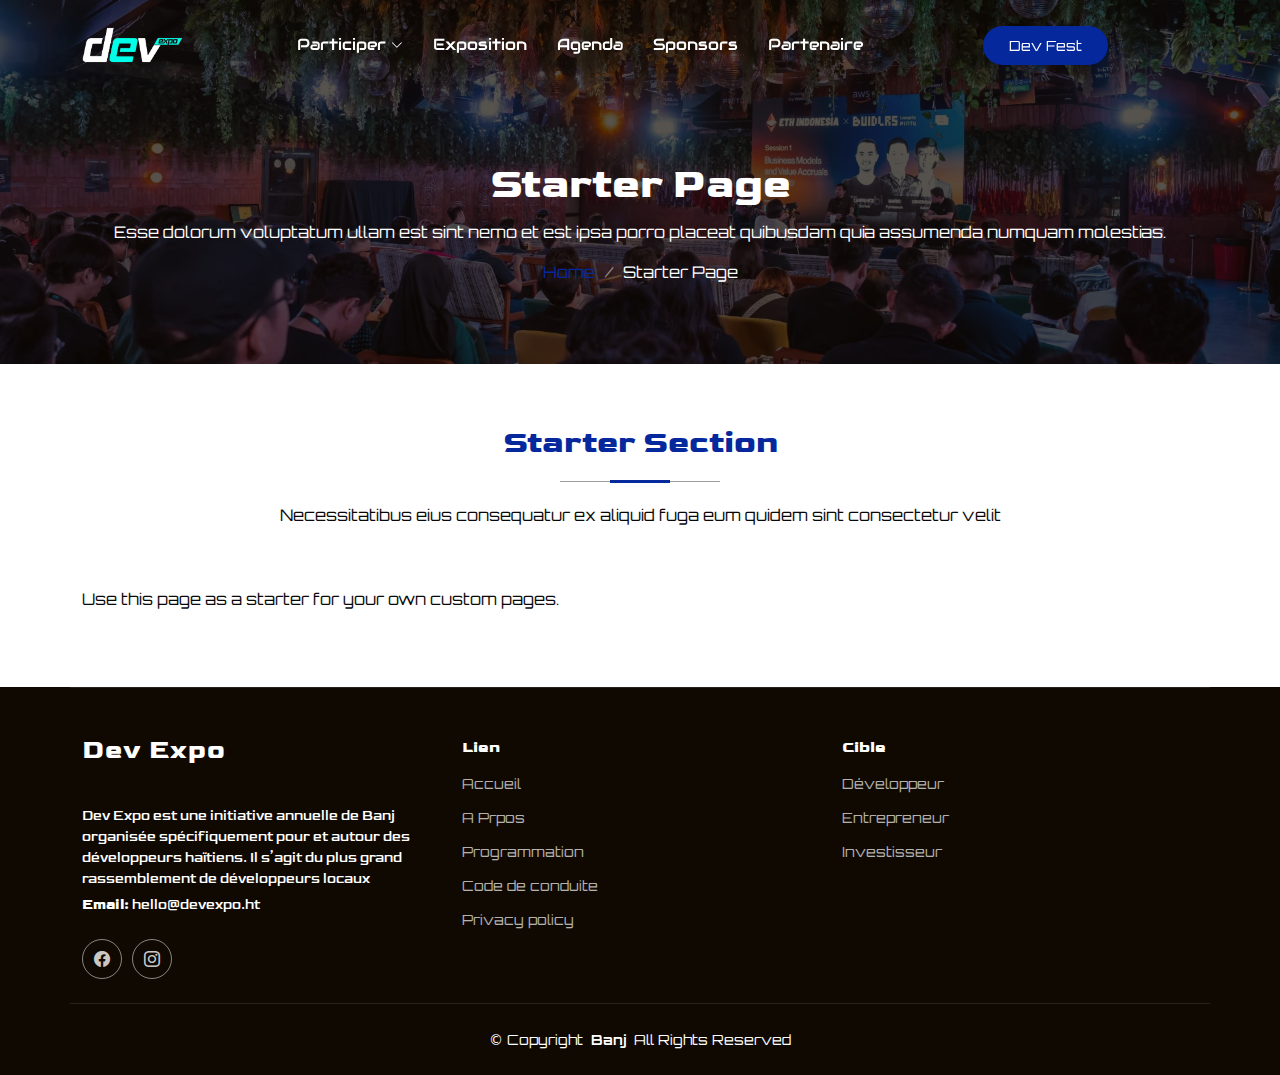
<file: devexpo-5/starter-page.html>
<!DOCTYPE html>
<html lang="en">

<head>
  <meta charset="utf-8">
  <meta content="width=device-width, initial-scale=1.0" name="viewport">
  <title>Dev Expo - 2026</title>
  <meta name="description" content="">
  <meta name="keywords" content="">

  <!-- Favicons -->
  <link href="assets/img/devexpo/favicon-16x16.png" rel="icon">
  <link href="assets/img/devexpo/favicon-16x16.png" rel="apple-touch-icon">

  <!-- Fonts -->
  <!-- Fonts -->
<link rel="preconnect" href="https://fonts.googleapis.com">
<link rel="preconnect" href="https://fonts.gstatic.com" crossorigin>
<link href="https://fonts.googleapis.com/css2?family=Audiowide&family=Goldman:wght@400;700&family=Orbitron:wght@400..900&display=swap" rel="stylesheet">
<link href="https://fonts.googleapis.com/css2?family=Audiowide&family=Goldman:wght@400;700&family=Orbitron:wght@400..900&display=swap" rel="stylesheet">

  <!-- Vendor CSS Files -->
  <link href="assets/vendor/bootstrap/css/bootstrap.min.css" rel="stylesheet">
  <link href="assets/vendor/bootstrap-icons/bootstrap-icons.css" rel="stylesheet">
  <link href="assets/vendor/swiper/swiper-bundle.min.css" rel="stylesheet">
  <link href="assets/vendor/glightbox/css/glightbox.min.css" rel="stylesheet">

  <!-- Animation -->
  <link rel="stylesheet" href="https://unpkg.com/aos@next/dist/aos.css" />

  <!-- Main CSS File -->
  <link href="assets/css/main.css" rel="stylesheet">

</head>

<body class="index-page">
  <header id="header" class="header d-flex align-items-center fixed-top">
 
   <div class="container-fluid container-xl position-relative d-flex align-items-center justify-content-between">

      <a href="index.html" class="logo d-flex align-items-center">
        <!-- Uncomment the line below if you also wish to use an image logo -->
         <img src="assets/img/devexpo/DevExpo_Logo.png" alt="">
        <!-- <h1 class="sitename">Evently</h1> -->
      </a>

    <nav id="navmenu" class="navmenu">
           <ul>
          <li class="dropdown"><a href="#"><span>Participer</span> <i class="bi bi-chevron-down toggle-dropdown"></i></a>
            <ul>
               <li class="dropdown"><a href="#"><span>Développeur</span> <i class="bi bi-chevron-down toggle-dropdown"></i></a>
                <ul>
                  <li><a href="#">Exposant</a></li>
                  <li><a href="#">Participant Libre</a></li>
                </ul>
              </li> 
              <li><a href="#">Public</a></li>
            </ul>
          </li>
          <li> <a class="" href="404.html">Exposition</a></li>
          <li> <a class="" href="schedule.html">Agenda</a></li>
          
          <li> <a class="" href="sponsors.html">Sponsors</a></li>
          <li><a class="" href="buy-tickets.html">Partenaire</a></li>
  
        </ul>   
        <i class="mobile-nav-toggle d-xl-none bi bi-list"></i>
      </nav>
      <button class="btn btn-getstarted">Dev Fest</button>
      <div>
      </div>
    </div>
  </header>

  <main class="main">

    <!-- Page Title -->
    <div class="page-title dark-background" style="background-image: url(assets/img/events/showcase-9.webp);">
      <div class="container position-relative">
        <h1>Starter Page</h1>
        <p>Esse dolorum voluptatum ullam est sint nemo et est ipsa porro placeat quibusdam quia assumenda numquam molestias.</p>
        <nav class="breadcrumbs">
          <ol>
            <li><a href="index.html">Home</a></li>
            <li class="current">Starter Page</li>
          </ol>
        </nav>
      </div>
    </div><!-- End Page Title -->

    <!-- Starter Section Section -->
    <section id="starter-section" class="starter-section section">

      <!-- Section Title -->
      <div class="container section-title">
        <h2>Starter Section</h2>
        <p>Necessitatibus eius consequatur ex aliquid fuga eum quidem sint consectetur velit</p>
      </div><!-- End Section Title -->

      <div class="container">
        <p>Use this page as a starter for your own custom pages.</p>
      </div>

    </section><!-- /Starter Section Section -->

  </main>

 <footer id="footer" class="footer position-relative dark-background">

    <div class="container footer-top">
      <div class="row gy-4">
        <div class="col-lg-4 col-md-6 footer-about">
          <a href="index.html" class="logo d-flex align-items-center">
            <span class="sitename">Dev Expo</span>
          </a>
          <div class="footer-contact pt-3">
            <p>Dev Expo est une initiative annuelle de Banj organisée spécifiquement pour et autour des développeurs haïtiens. Il s’agit du plus grand rassemblement de développeurs locaux</p>
            
            <p><strong>Email:</strong> <span>hello@devexpo.ht</span></p>
          </div>
          <div class="social-links d-flex mt-4">
            <a href=""><i class="bi bi-facebook"></i></a>
            <a href=""><i class="bi bi-instagram"></i></a>
          </div>
        </div>

        <div class="col-lg-4 text-enter col-md-3 footer-links">
          <h4>Lien</h4>
          <ul>
            <li><a href="#">Accueil</a></li>
            <li><a href="#">A Prpos</a></li>
            <li><a href="#">Programmation</a></li>
            <li><a href="#">Code de conduite</a></li>
            <li><a href="#">Privacy policy</a></li>
          </ul>
        </div>

        <div class="col-lg-4 col-md-3 align-items-center footer-links">
          <h4>Cible</h4>
          <ul>
            <li><a href="#">Développeur</a></li>
            <li><a href="#">Entrepreneur</a></li>
            <li><a href="#">Investisseur</a></li>
          </ul>
        </div>
      </div>
    </div>

    <div class="container copyright text-center mt-4">
      <p>© <span>Copyright</span> <strong class="px-1 sitename">Banj</strong> <span>All Rights Reserved</span></p>
      
    </div>

  </footer>

  <!-- Scroll Top -->
  <a href="#" id="scroll-top" class="scroll-top d-flex align-items-center justify-content-center"><i class="bi bi-arrow-up-short"></i></a>

  <!-- Preloader -->
  <div id="preloader"></div>

  <!-- Vendor JS Files -->
  <script src="assets/vendor/bootstrap/js/bootstrap.bundle.min.js"></script>
  <script src="assets/vendor/php-email-form/validate.js"></script>
  <script src="assets/vendor/purecounter/purecounter_vanilla.js"></script>
  <script src="assets/vendor/swiper/swiper-bundle.min.js"></script>
  <script src="assets/vendor/glightbox/js/glightbox.min.js"></script>

  <!-- Main JS File -->
  <script src="assets/js/main.js"></script>

</body>

</html>
</file>
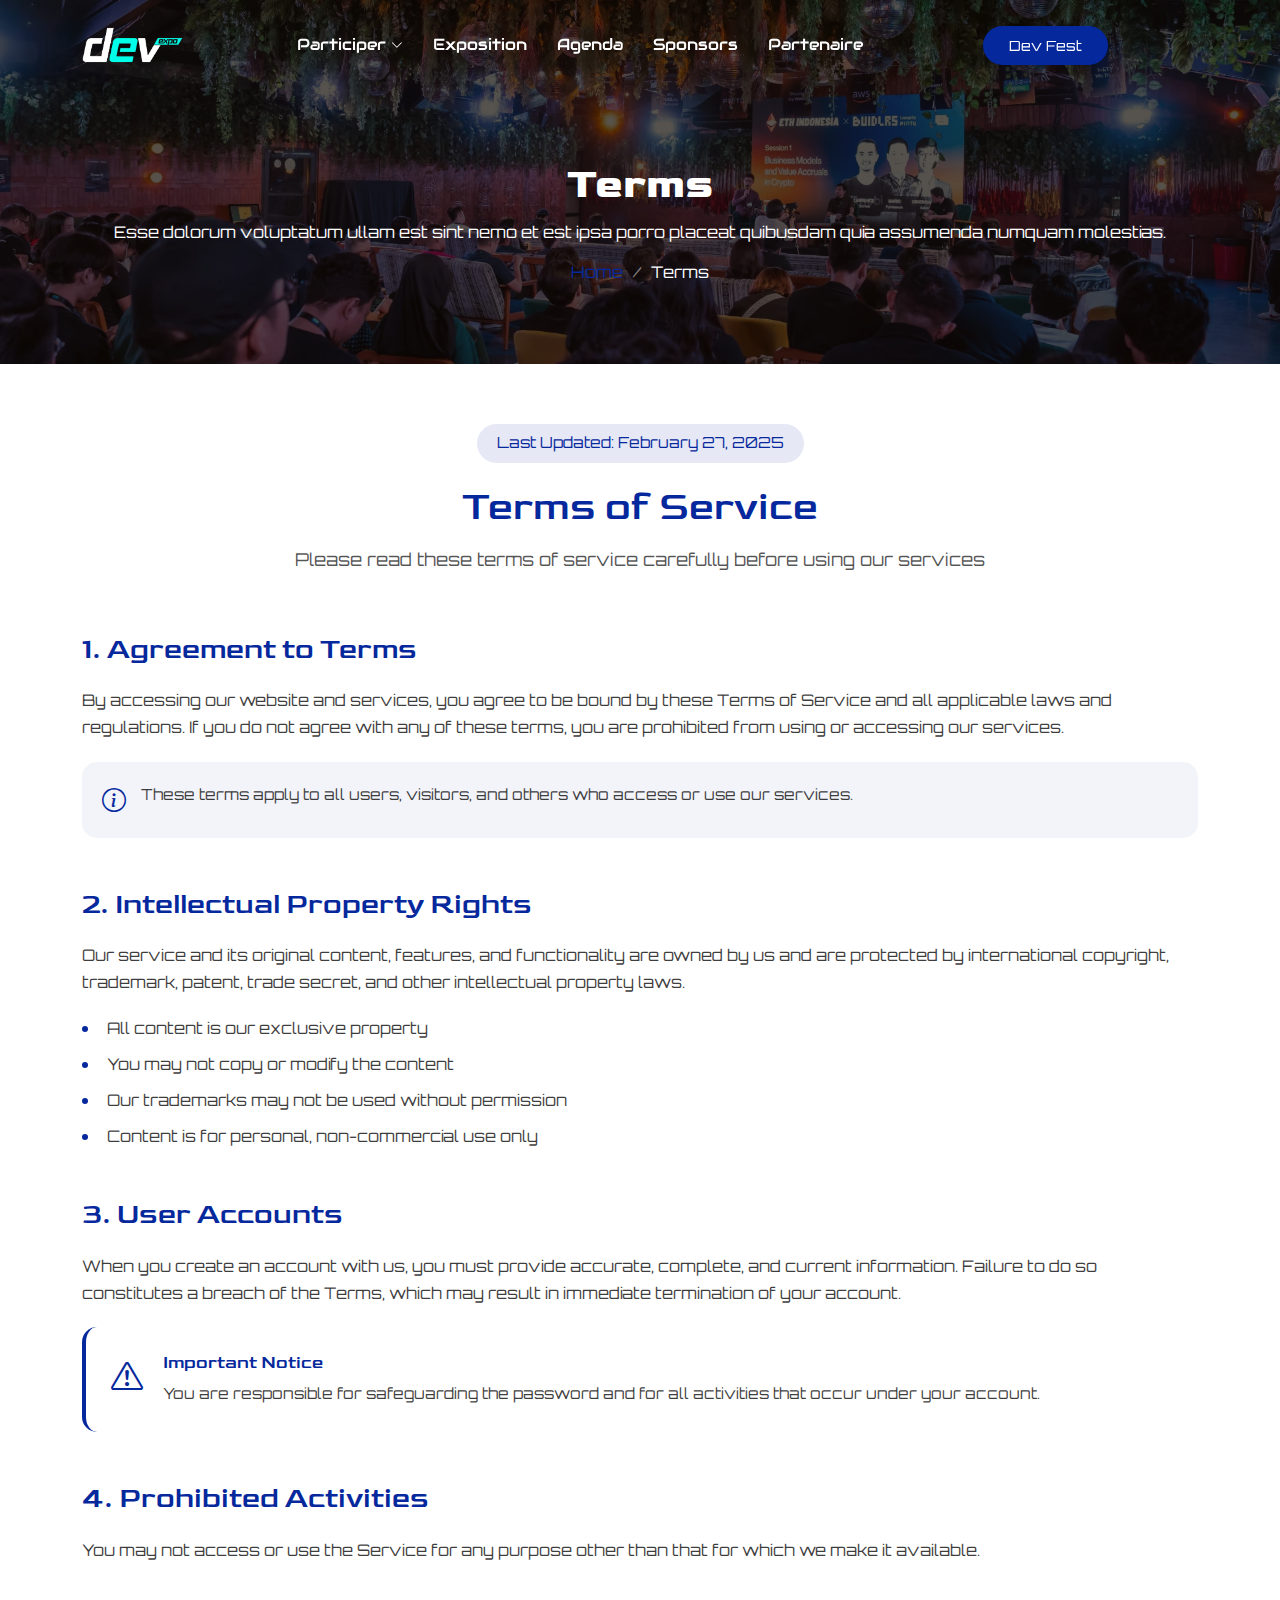
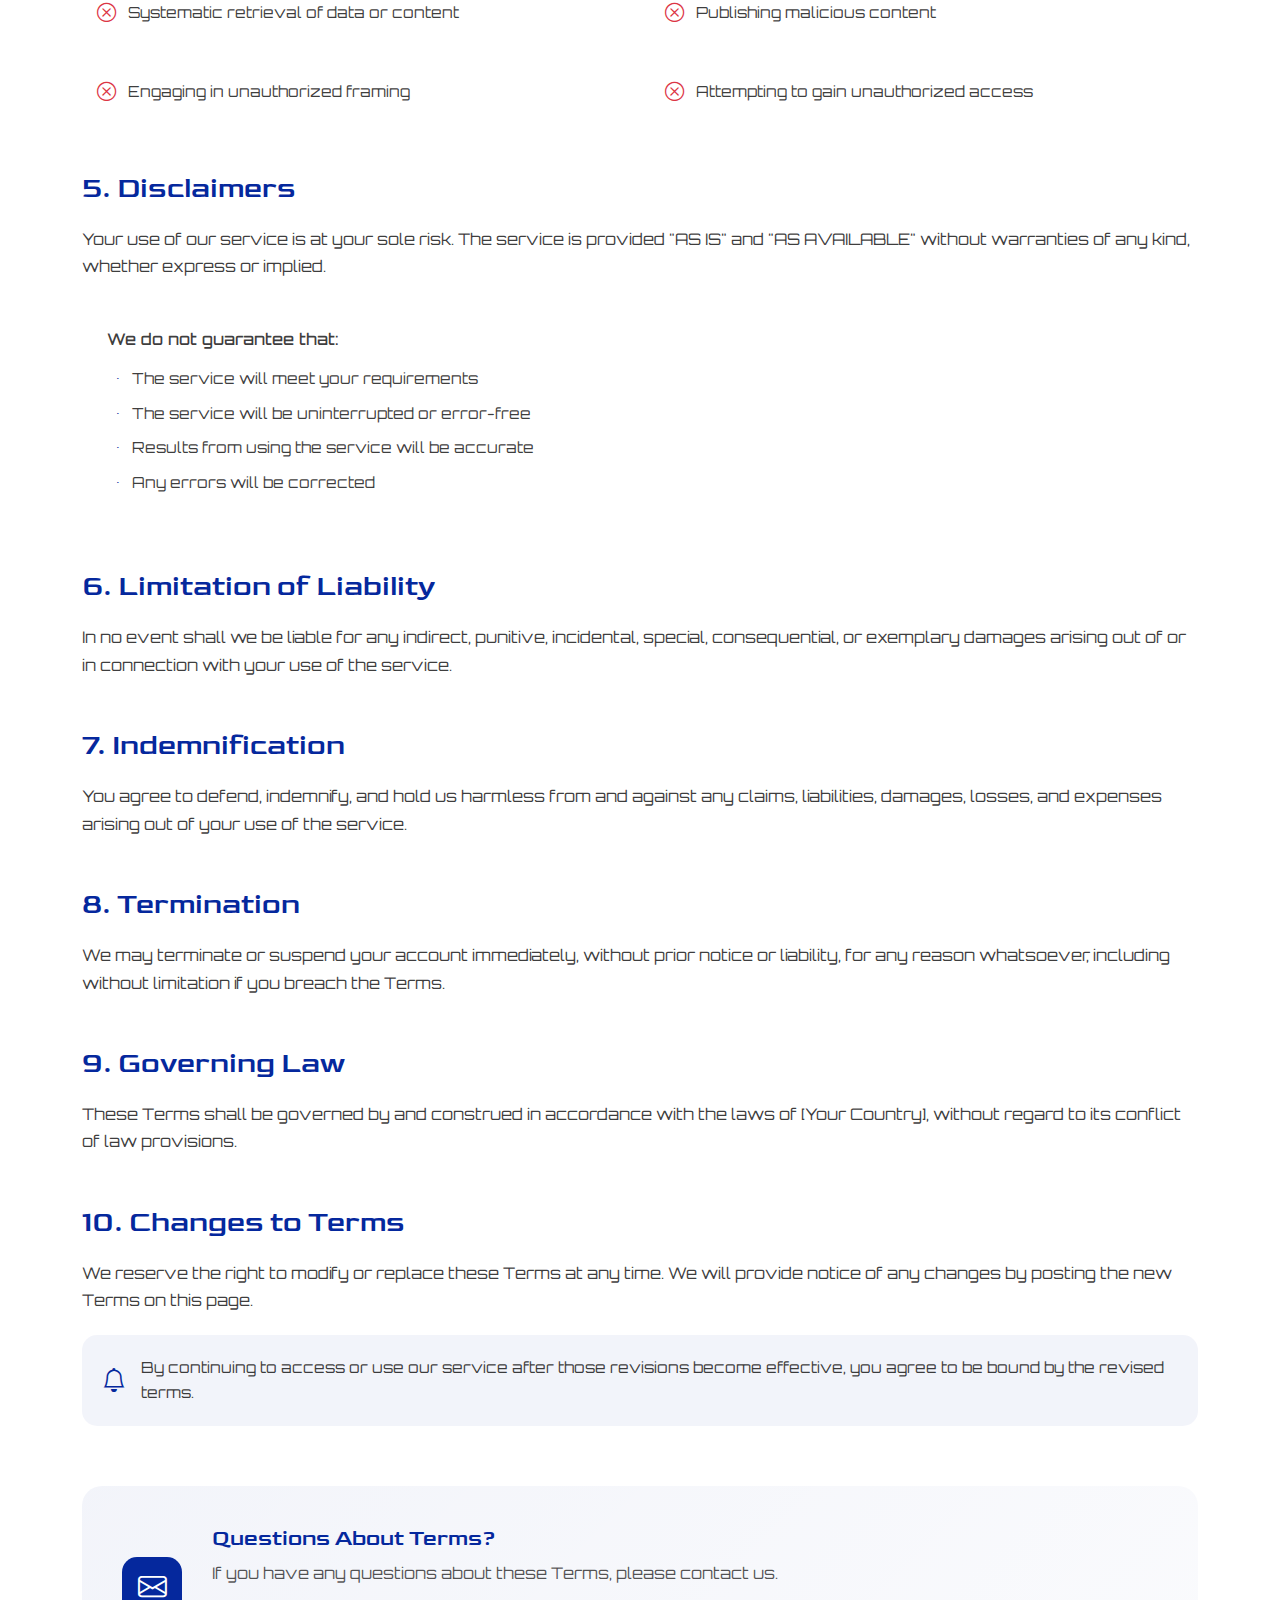
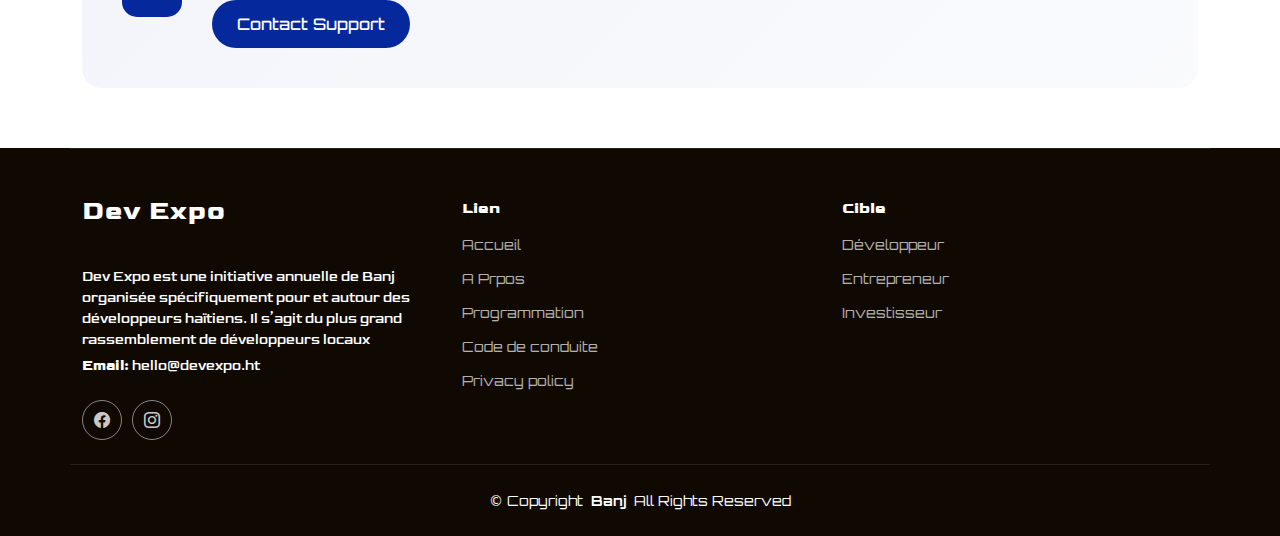
<file: devexpo-5/terms.html>
<!DOCTYPE html>
<html lang="en">

<head>
  <meta charset="utf-8">
  <meta content="width=device-width, initial-scale=1.0" name="viewport">
  <title>Dev Expo - 2026</title>
  <meta name="description" content="">
  <meta name="keywords" content="">

  <!-- Favicons -->
  <link href="assets/img/devexpo/favicon-16x16.png" rel="icon">
  <link href="assets/img/devexpo/favicon-16x16.png" rel="apple-touch-icon">

  <!-- Fonts -->
    <!-- Fonts -->
<link rel="preconnect" href="https://fonts.googleapis.com">
<link rel="preconnect" href="https://fonts.gstatic.com" crossorigin>
<link href="https://fonts.googleapis.com/css2?family=Audiowide&family=Goldman:wght@400;700&family=Orbitron:wght@400..900&display=swap" rel="stylesheet">
<link href="https://fonts.googleapis.com/css2?family=Audiowide&family=Goldman:wght@400;700&family=Orbitron:wght@400..900&display=swap" rel="stylesheet">

  <!-- Vendor CSS Files -->
  <link href="assets/vendor/bootstrap/css/bootstrap.min.css" rel="stylesheet">
  <link href="assets/vendor/bootstrap-icons/bootstrap-icons.css" rel="stylesheet">
  <link href="assets/vendor/swiper/swiper-bundle.min.css" rel="stylesheet">
  <link href="assets/vendor/glightbox/css/glightbox.min.css" rel="stylesheet">

  <!-- Animation -->
  <link rel="stylesheet" href="https://unpkg.com/aos@next/dist/aos.css" />

  <!-- Main CSS File -->
  <link href="assets/css/main.css" rel="stylesheet">

</head>

<body class="index-page">

   <header id="header" class="header d-flex align-items-center fixed-top">
 
   <div class="container-fluid container-xl position-relative d-flex align-items-center justify-content-between">

      <a href="index.html" class="logo d-flex align-items-center">
        <!-- Uncomment the line below if you also wish to use an image logo -->
         <img src="assets/img/devexpo/DevExpo_Logo.png" alt="">
        <!-- <h1 class="sitename">Evently</h1> -->
      </a>

    <nav id="navmenu" class="navmenu">
           <ul>
          <li class="dropdown"><a href="#"><span>Participer</span> <i class="bi bi-chevron-down toggle-dropdown"></i></a>
            <ul>
               <li class="dropdown"><a href="#"><span>Développeur</span> <i class="bi bi-chevron-down toggle-dropdown"></i></a>
                <ul>
                  <li><a href="#">Exposant</a></li>
                  <li><a href="#">Participant Libre</a></li>
                </ul>
              </li> 
              <li><a href="#">Public</a></li>
            </ul>
          </li>
          <li> <a class="" href="404.html">Exposition</a></li>
          <li> <a class="" href="schedule.html">Agenda</a></li>
          
          <li> <a class="" href="sponsors.html">Sponsors</a></li>
          <li><a class="" href="buy-tickets.html">Partenaire</a></li>
  
        </ul>   
        <i class="mobile-nav-toggle d-xl-none bi bi-list"></i>
      </nav>
      <button class="btn btn-getstarted">Dev Fest</button>
      <div>
      </div>
    </div>
  </header>
  <main class="main">

    <!-- Page Title -->
    <div class="page-title dark-background" style="background-image: url(assets/img/events/showcase-9.webp);">
      <div class="container position-relative">
        <h1>Terms</h1>
        <p>Esse dolorum voluptatum ullam est sint nemo et est ipsa porro placeat quibusdam quia assumenda numquam molestias.</p>
        <nav class="breadcrumbs">
          <ol>
            <li><a href="index.html">Home</a></li>
            <li class="current">Terms</li>
          </ol>
        </nav>
      </div>
    </div><!-- End Page Title -->

    <!-- Terms Of Service Section -->
    <section id="terms-of-service" class="terms-of-service section">

      <div class="container">
        <!-- Page Header -->
        <div class="tos-header text-center">
          <span class="last-updated">Last Updated: February 27, 2025</span>
          <h2>Terms of Service</h2>
          <p>Please read these terms of service carefully before using our services</p>
        </div>

        <!-- Content -->
        <div class="tos-content">
          <!-- Agreement Section -->
          <div id="agreement" class="content-section">
            <h3>1. Agreement to Terms</h3>
            <p>By accessing our website and services, you agree to be bound by these Terms of Service and all applicable laws and regulations. If you do not agree with any of these terms, you are prohibited from using or accessing our services.</p>
            <div class="info-box">
              <i class="bi bi-info-circle"></i>
              <p>These terms apply to all users, visitors, and others who access or use our services.</p>
            </div>
          </div>

          <!-- Intellectual Property -->
          <div id="intellectual-property" class="content-section">
            <h3>2. Intellectual Property Rights</h3>
            <p>Our service and its original content, features, and functionality are owned by us and are protected by international copyright, trademark, patent, trade secret, and other intellectual property laws.</p>
            <ul class="list-items">
              <li>All content is our exclusive property</li>
              <li>You may not copy or modify the content</li>
              <li>Our trademarks may not be used without permission</li>
              <li>Content is for personal, non-commercial use only</li>
            </ul>
          </div>

          <!-- User Accounts -->
          <div id="user-accounts" class="content-section">
            <h3>3. User Accounts</h3>
            <p>When you create an account with us, you must provide accurate, complete, and current information. Failure to do so constitutes a breach of the Terms, which may result in immediate termination of your account.</p>
            <div class="alert-box">
              <i class="bi bi-exclamation-triangle"></i>
              <div class="alert-content">
                <h5>Important Notice</h5>
                <p>You are responsible for safeguarding the password and for all activities that occur under your account.</p>
              </div>
            </div>
          </div>

          <!-- Prohibited Activities -->
          <div id="prohibited" class="content-section">
            <h3>4. Prohibited Activities</h3>
            <p>You may not access or use the Service for any purpose other than that for which we make it available.</p>
            <div class="prohibited-list">
              <div class="prohibited-item">
                <i class="bi bi-x-circle"></i>
                <span>Systematic retrieval of data or content</span>
              </div>
              <div class="prohibited-item">
                <i class="bi bi-x-circle"></i>
                <span>Publishing malicious content</span>
              </div>
              <div class="prohibited-item">
                <i class="bi bi-x-circle"></i>
                <span>Engaging in unauthorized framing</span>
              </div>
              <div class="prohibited-item">
                <i class="bi bi-x-circle"></i>
                <span>Attempting to gain unauthorized access</span>
              </div>
            </div>
          </div>

          <!-- Disclaimers -->
          <div id="disclaimer" class="content-section">
            <h3>5. Disclaimers</h3>
            <p>Your use of our service is at your sole risk. The service is provided "AS IS" and "AS AVAILABLE" without warranties of any kind, whether express or implied.</p>
            <div class="disclaimer-box">
              <p>We do not guarantee that:</p>
              <ul>
                <li>The service will meet your requirements</li>
                <li>The service will be uninterrupted or error-free</li>
                <li>Results from using the service will be accurate</li>
                <li>Any errors will be corrected</li>
              </ul>
            </div>
          </div>

          <!-- Limitation of Liability -->
          <div id="limitation" class="content-section">
            <h3>6. Limitation of Liability</h3>
            <p>In no event shall we be liable for any indirect, punitive, incidental, special, consequential, or exemplary damages arising out of or in connection with your use of the service.</p>
          </div>

          <!-- Indemnification -->
          <div id="indemnification" class="content-section">
            <h3>7. Indemnification</h3>
            <p>You agree to defend, indemnify, and hold us harmless from and against any claims, liabilities, damages, losses, and expenses arising out of your use of the service.</p>
          </div>

          <!-- Termination -->
          <div id="termination" class="content-section">
            <h3>8. Termination</h3>
            <p>We may terminate or suspend your account immediately, without prior notice or liability, for any reason whatsoever, including without limitation if you breach the Terms.</p>
          </div>

          <!-- Governing Law -->
          <div id="governing-law" class="content-section">
            <h3>9. Governing Law</h3>
            <p>These Terms shall be governed by and construed in accordance with the laws of [Your Country], without regard to its conflict of law provisions.</p>
          </div>

          <!-- Changes -->
          <div id="changes" class="content-section">
            <h3>10. Changes to Terms</h3>
            <p>We reserve the right to modify or replace these Terms at any time. We will provide notice of any changes by posting the new Terms on this page.</p>
            <div class="notice-box">
              <i class="bi bi-bell"></i>
              <p>By continuing to access or use our service after those revisions become effective, you agree to be bound by the revised terms.</p>
            </div>
          </div>
        </div>

        <!-- Contact Section -->
        <div class="tos-contact">
          <div class="contact-box">
            <div class="contact-icon">
              <i class="bi bi-envelope"></i>
            </div>
            <div class="contact-content">
              <h4>Questions About Terms?</h4>
              <p>If you have any questions about these Terms, please contact us.</p>
              <a href="#" class="contact-link">Contact Support</a>
            </div>
          </div>
        </div>
      </div>

    </section><!-- /Terms Of Service Section -->

  </main>

 <footer id="footer" class="footer position-relative dark-background">

    <div class="container footer-top">
      <div class="row gy-4">
        <div class="col-lg-4 col-md-6 footer-about">
          <a href="index.html" class="logo d-flex align-items-center">
            <span class="sitename">Dev Expo</span>
          </a>
          <div class="footer-contact pt-3">
            <p>Dev Expo est une initiative annuelle de Banj organisée spécifiquement pour et autour des développeurs haïtiens. Il s’agit du plus grand rassemblement de développeurs locaux</p>
            
            <p><strong>Email:</strong> <span>hello@devexpo.ht</span></p>
          </div>
          <div class="social-links d-flex mt-4">
            <a href=""><i class="bi bi-facebook"></i></a>
            <a href=""><i class="bi bi-instagram"></i></a>
          </div>
        </div>

        <div class="col-lg-4 text-enter col-md-3 footer-links">
          <h4>Lien</h4>
          <ul>
            <li><a href="#">Accueil</a></li>
            <li><a href="#">A Prpos</a></li>
            <li><a href="#">Programmation</a></li>
            <li><a href="#">Code de conduite</a></li>
            <li><a href="#">Privacy policy</a></li>
          </ul>
        </div>

        <div class="col-lg-4 col-md-3 align-items-center footer-links">
          <h4>Cible</h4>
          <ul>
            <li><a href="#">Développeur</a></li>
            <li><a href="#">Entrepreneur</a></li>
            <li><a href="#">Investisseur</a></li>
          </ul>
        </div>
      </div>
    </div>

    <div class="container copyright text-center mt-4">
      <p>© <span>Copyright</span> <strong class="px-1 sitename">Banj</strong> <span>All Rights Reserved</span></p>
      
    </div>

  </footer>

  <!-- Scroll Top -->
  <a href="#" id="scroll-top" class="scroll-top d-flex align-items-center justify-content-center"><i class="bi bi-arrow-up-short"></i></a>

  <!-- Preloader -->
  <div id="preloader"></div>

  <!-- Vendor JS Files -->
  <script src="assets/vendor/bootstrap/js/bootstrap.bundle.min.js"></script>
  <script src="assets/vendor/php-email-form/validate.js"></script>
  <script src="assets/vendor/purecounter/purecounter_vanilla.js"></script>
  <script src="assets/vendor/swiper/swiper-bundle.min.js"></script>
  <script src="assets/vendor/glightbox/js/glightbox.min.js"></script>

  <!-- Main JS File -->
  <script src="assets/js/main.js"></script>

</body>

</html>
</file>
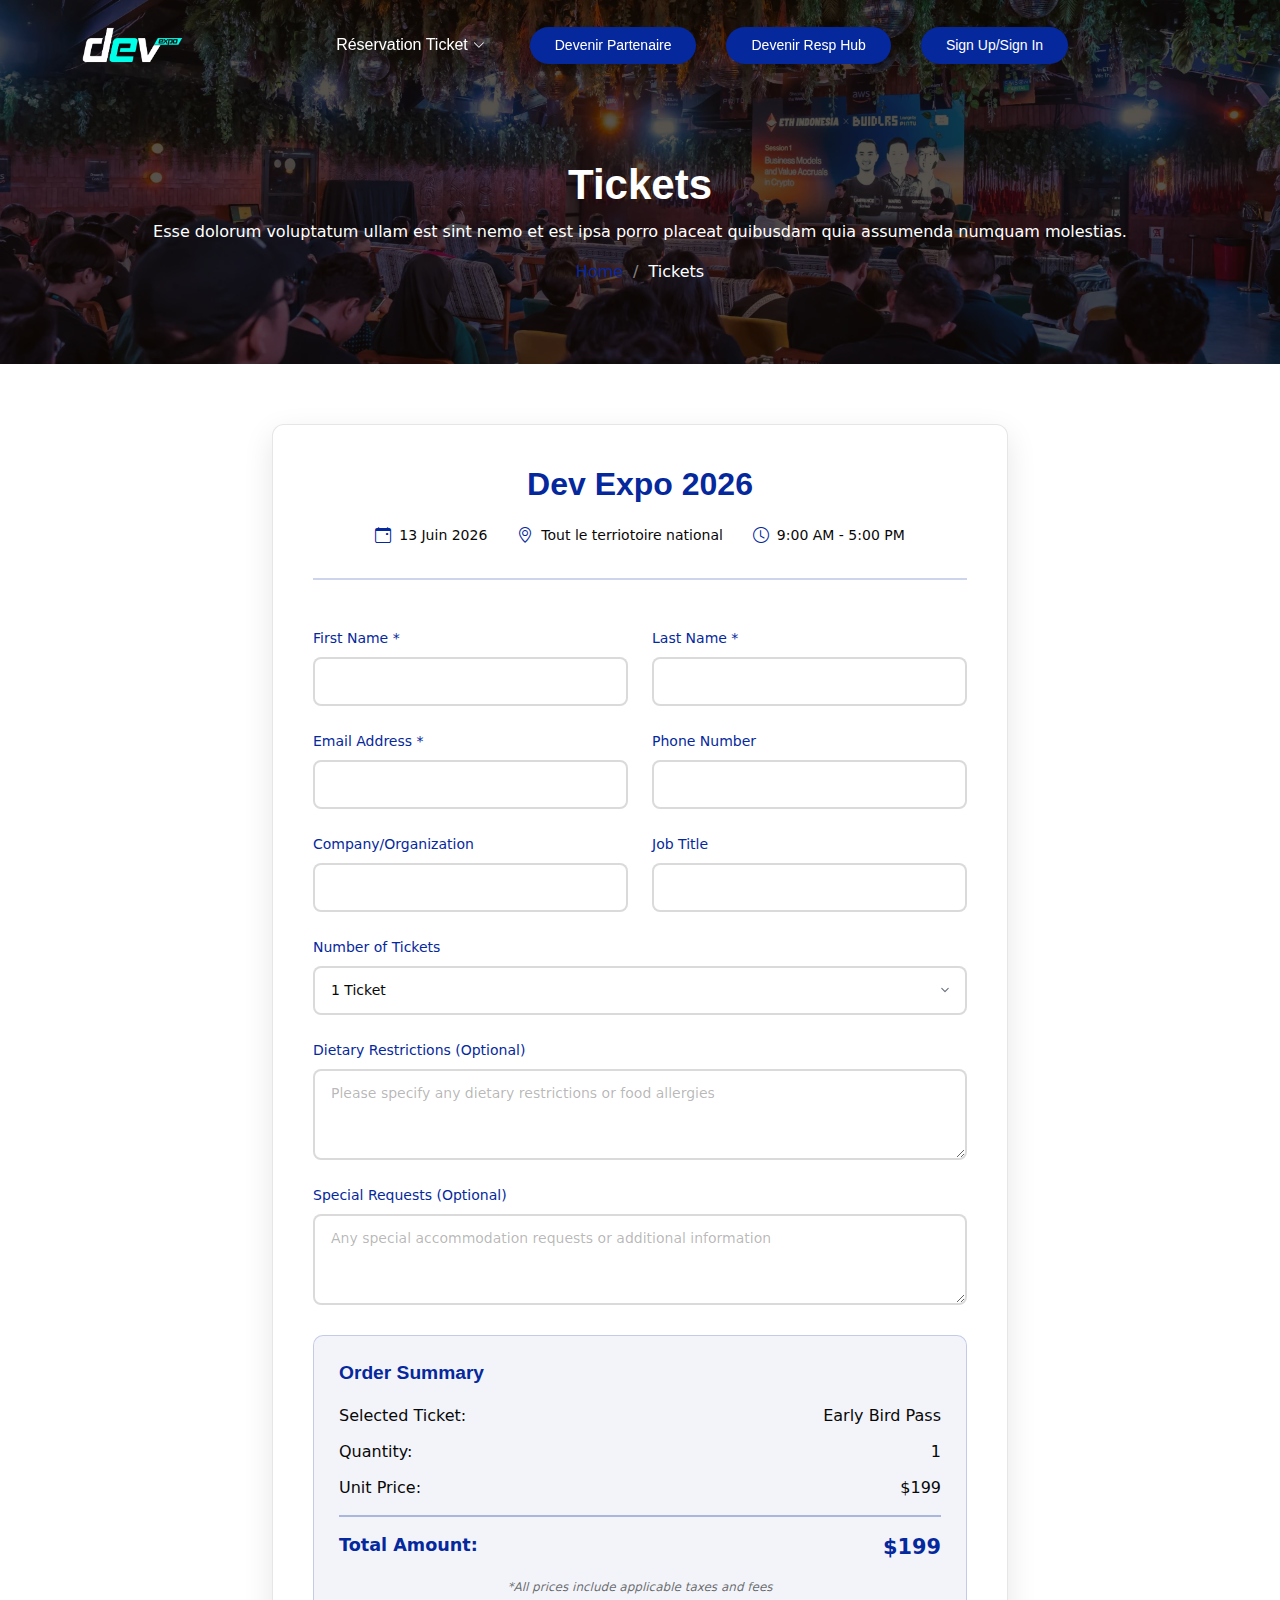
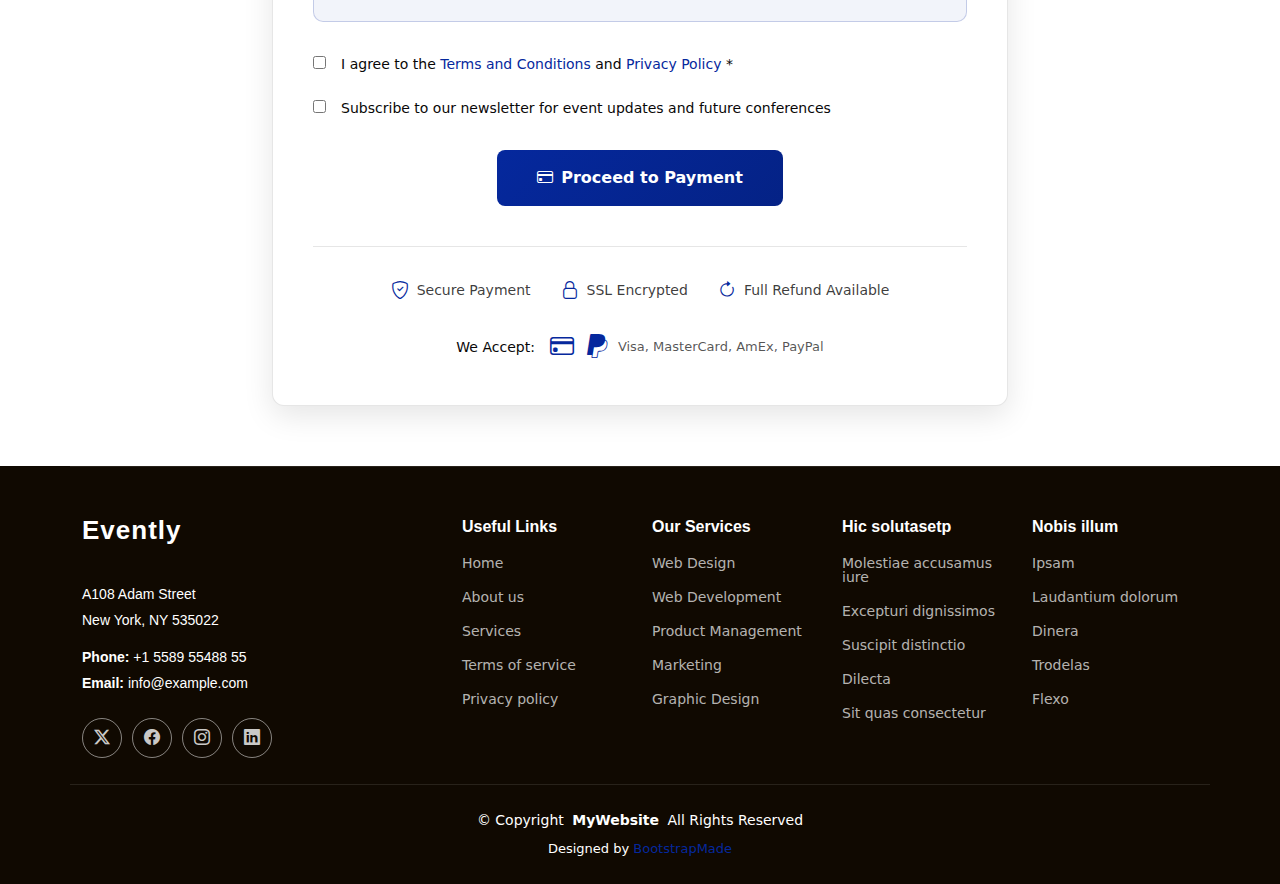
<file: devexpo-5/tickets.html>
<!DOCTYPE html>
<html lang="en">

<head>
  <meta charset="utf-8">
  <meta content="width=device-width, initial-scale=1.0" name="viewport">
  <title>Dev Expo - 2026</title>
  <meta name="description" content="">
  <meta name="keywords" content="">

  <!-- Favicons -->
  <link href="assets/img/devexpo/favicon-16x16.png" rel="icon">
  <link href="assets/img/devexpo/favicon-16x16.png" rel="apple-touch-icon">

  <!-- Fonts -->
  <link href="https://fonts.googleapis.com" rel="preconnect">
  <link href="https://fonts.gstatic.com" rel="preconnect" crossorigin>
  <link href="https://fonts.googleapis.com/css2?family=Roboto:ital,wght@0,100;0,300;0,400;0,500;0,700;0,900;1,100;1,300;1,400;1,500;1,700;1,900&family=Rubik:ital,wght@0,300;0,400;0,500;0,600;0,700;0,800;0,900;1,300;1,400;1,500;1,600;1,700;1,800;1,900&family=Kanit:ital,wght@0,100;0,200;0,300;0,400;0,500;0,600;0,700;0,800;0,900;1,100;1,200;1,300;1,400;1,500;1,600;1,700;1,800;1,900&display=swap" rel="stylesheet">

  <!-- Vendor CSS Files -->
  <link href="assets/vendor/bootstrap/css/bootstrap.min.css" rel="stylesheet">
  <link href="assets/vendor/bootstrap-icons/bootstrap-icons.css" rel="stylesheet">
  <link href="assets/vendor/swiper/swiper-bundle.min.css" rel="stylesheet">
  <link href="assets/vendor/glightbox/css/glightbox.min.css" rel="stylesheet">

  <!-- Animation -->
  <link rel="stylesheet" href="https://unpkg.com/aos@next/dist/aos.css" />

  <!-- Main CSS File -->
  <link href="assets/css/main.css" rel="stylesheet">

</head>

<body class="index-page">

  <header id="header" class="header d-flex align-items-center fixed-top">
 
   <div class="container-fluid container-xl position-relative d-flex align-items-center justify-content-between">

      <a href="index.html" class="logo d-flex align-items-center">
        <!-- Uncomment the line below if you also wish to use an image logo -->
         <img src="assets/img/devexpo/DevExpo_Logo.png" alt="">
        <!-- <h1 class="sitename">Evently</h1> -->
      </a>

    <nav id="navmenu" class="navmenu">
           <ul>
       
          <li class="dropdown"><a href="#"><span>Réservation Ticket</span> <i class="bi bi-chevron-down toggle-dropdown"></i></a>
            <ul>
               <li class="dropdown"><a href="#"><span>Présentiel</span> <i class="bi bi-chevron-down toggle-dropdown"></i></a>
                <ul>
                  <li><a href="#">Développeur</a></li>
                  <li><a href="#">Participant Libre</a></li>
                </ul>
              </li> 
              <li><a href="#">En Ligne</a></li>
            </ul>
          </li>
          <li> <a class="btn-getstarted" href="buy-tickets.html">Devenir Partenaire</a></li>
     <li><a class="btn-getstarted" href="buy-tickets.html">Devenir Resp Hub</a></li>
      
      <a class="btn-getstarted" href="buy-tickets.html">Sign Up/Sign In</a>
        </ul>   
        <i class="mobile-nav-toggle d-xl-none bi bi-list"></i>
      
      </nav>

      <div>
      </div>
    </div>
  </header>

  <main class="main">

    <!-- Page Title -->
    <div class="page-title dark-background" style="background-image: url(assets/img/events/showcase-9.webp);">
      <div class="container position-relative">
        <h1>Tickets</h1>
        <p>Esse dolorum voluptatum ullam est sint nemo et est ipsa porro placeat quibusdam quia assumenda numquam molestias.</p>
        <nav class="breadcrumbs">
          <ol>
            <li><a href="index.html">Home</a></li>
            <li class="current">Tickets</li>
          </ol>
        </nav>
      </div>
    </div><!-- End Page Title -->

    <!-- Tickets Section -->

      <!-- Buy Tickets Section -->
    <section id="buy-tickets" class="buy-tickets section">

      <div class="container">

        <div class="row justify-content-center">
          <div class="col-lg-8">

            <div class="ticket-form-wrapper">
              <div class="event-info mb-5">
                <h3>Dev Expo 2026</h3>
                <div class="event-details">
                  <div class="event-meta">
                    <span><i class="bi bi-calendar-event"></i> 13 Juin 2026</span>
                    <span><i class="bi bi-geo-alt"></i> Tout le terriotoire national</span>
                    <span><i class="bi bi-clock"></i> 9:00 AM - 5:00 PM</span>
                  </div>
                </div>
              </div>

              <!-- <div class="ticket-types">
                <h4>Select Ticket Type</h4>

                <div class="ticket-option">
                  <input type="radio" id="early-bird" name="ticket_type" value="early-bird" checked="">
                  <label for="early-bird" class="ticket-label">
                    <div class="ticket-info">
                      <div class="ticket-name">Early Bird Pass</div>
                      <div class="ticket-description">Full access to all sessions and networking events</div>
                      <div class="ticket-benefits">
                        <span>✓ All conference sessions</span>
                        <span>✓ Networking lunch</span>
                        <span>✓ Welcome kit</span>
                      </div>
                    </div>
                    <div class="ticket-price">
                      <span class="original-price">$299</span>
                      <span class="current-price">$199</span>
                    </div>
                  </label>
                </div>

                <div class="ticket-option">
                  <input type="radio" id="standard" name="ticket_type" value="standard">
                  <label for="standard" class="ticket-label">
                    <div class="ticket-info">
                      <div class="ticket-name">Standard Pass</div>
                      <div class="ticket-description">Access to main conference sessions</div>
                      <div class="ticket-benefits">
                        <span>✓ All conference sessions</span>
                        <span>✓ Welcome kit</span>
                      </div>
                    </div>
                    <div class="ticket-price">
                      <span class="current-price">$249</span>
                    </div>
                  </label>
                </div>

                <div class="ticket-option">
                  <input type="radio" id="vip" name="ticket_type" value="vip">
                  <label for="vip" class="ticket-label">
                    <div class="ticket-info">
                      <div class="ticket-name">VIP Pass</div>
                      <div class="ticket-description">Premium experience with exclusive access</div>
                      <div class="ticket-benefits">
                        <span>✓ All conference sessions</span>
                        <span>✓ VIP networking dinner</span>
                        <span>✓ Premium welcome kit</span>
                        <span>✓ Priority seating</span>
                        <span>✓ Meet &amp; greet with speakers</span>
                      </div>
                    </div>
                    <div class="ticket-price">
                      <span class="current-price">$399</span>
                    </div>
                  </label>
                </div>

                <div class="ticket-option">
                  <input type="radio" id="student" name="ticket_type" value="student">
                  <label for="student" class="ticket-label">
                    <div class="ticket-info">
                      <div class="ticket-name">Student Pass</div>
                      <div class="ticket-description">Special pricing for students with valid ID</div>
                      <div class="ticket-benefits">
                        <span>✓ All conference sessions</span>
                        <span>✓ Student networking session</span>
                        <span>✓ Digital resources</span>
                      </div>
                    </div>
                    <div class="ticket-price">
                      <span class="current-price">$99</span>
                    </div>
                  </label>
                </div>
              </div> -->

              <form action="forms/buy-tickets.php" method="post" class="php-email-form ticket-form">

                <div class="row">
                  <div class="col-md-6">
                    <div class="form-group">
                      <label for="first_name">First Name *</label>
                      <input type="text" name="first_name" id="first_name" class="form-control" required="">
                    </div>
                  </div>
                  <div class="col-md-6">
                    <div class="form-group">
                      <label for="last_name">Last Name *</label>
                      <input type="text" name="last_name" id="last_name" class="form-control" required="">
                    </div>
                  </div>
                </div>

                <div class="row">
                  <div class="col-md-6">
                    <div class="form-group">
                      <label for="email">Email Address *</label>
                      <input type="email" name="email" id="email" class="form-control" required="">
                    </div>
                  </div>
                  <div class="col-md-6">
                    <div class="form-group">
                      <label for="phone">Phone Number</label>
                      <input type="tel" name="phone" id="phone" class="form-control">
                    </div>
                  </div>
                </div>

                <div class="row">
                  <div class="col-md-6">
                    <div class="form-group">
                      <label for="company">Company/Organization</label>
                      <input type="text" name="company" id="company" class="form-control">
                    </div>
                  </div>
                  <div class="col-md-6">
                    <div class="form-group">
                      <label for="job_title">Job Title</label>
                      <input type="text" name="job_title" id="job_title" class="form-control">
                    </div>
                  </div>
                </div>

                <div class="form-group">
                  <label for="quantity">Number of Tickets</label>
                  <select name="quantity" id="quantity" class="form-control" required="">
                    <option value="1">1 Ticket</option>
                    <option value="2">2 Tickets</option>
                    <option value="3">3 Tickets</option>
                    <option value="4">4 Tickets</option>
                    <option value="5">5 Tickets</option>
                    <option value="more">More than 5 (Contact us)</option>
                  </select>
                </div>

                <div class="form-group">
                  <label for="dietary">Dietary Restrictions (Optional)</label>
                  <textarea name="dietary" id="dietary" rows="3" class="form-control" placeholder="Please specify any dietary restrictions or food allergies"></textarea>
                </div>

                <div class="form-group">
                  <label for="special_requests">Special Requests (Optional)</label>
                  <textarea name="special_requests" id="special_requests" rows="3" class="form-control" placeholder="Any special accommodation requests or additional information"></textarea>
                </div>

                <div class="pricing-summary">
                  <h5>Order Summary</h5>
                  <div class="summary-row">
                    <span>Selected Ticket:</span>
                    <span class="ticket-name-display">Early Bird Pass</span>
                  </div>
                  <div class="summary-row">
                    <span>Quantity:</span>
                    <span class="quantity-display">1</span>
                  </div>
                  <div class="summary-row">
                    <span>Unit Price:</span>
                    <span class="unit-price-display">$199</span>
                  </div>
                  <div class="summary-row total">
                    <span>Total Amount:</span>
                    <span class="total-price">$199</span>
                  </div>
                  <div class="tax-note">*All prices include applicable taxes and fees</div>
                </div>

                <div class="terms-checkbox">
                  <input type="checkbox" id="terms" name="terms" required="">
                  <label for="terms">I agree to the <a href="#" target="_blank">Terms and Conditions</a> and <a href="#" target="_blank">Privacy Policy</a> *</label>
                </div>

                <div class="newsletter-checkbox">
                  <input type="checkbox" id="newsletter" name="newsletter">
                  <label for="newsletter">Subscribe to our newsletter for event updates and future conferences</label>
                </div>

                <div class="loading">Loading</div>
                <div class="error-message"></div>
                <div class="sent-message">Your ticket booking request has been submitted. You will receive a confirmation email shortly!</div>

                <div class="form-submit">
                  <button type="submit" class="btn-submit">
                    <i class="bi bi-credit-card me-2"></i>
                    Proceed to Payment
                  </button>
                </div>

              </form>

              <div class="security-info">
                <div class="security-badges">
                  <div class="badge-item">
                    <i class="bi bi-shield-check"></i>
                    <span>Secure Payment</span>
                  </div>
                  <div class="badge-item">
                    <i class="bi bi-lock"></i>
                    <span>SSL Encrypted</span>
                  </div>
                  <div class="badge-item">
                    <i class="bi bi-arrow-clockwise"></i>
                    <span>Full Refund Available</span>
                  </div>
                </div>
                <div class="payment-methods">
                  <span class="payment-label">We Accept:</span>
                  <div class="payment-icons">
                    <i class="bi bi-credit-card"></i>
                    <i class="bi bi-paypal"></i>
                    <span class="payment-text">Visa, MasterCard, AmEx, PayPal</span>
                  </div>
                </div>
              </div>

            </div>

          </div>
        </div>

      </div>

    </section><!-- /Buy Tickets Section -->
    <!-- <section id="tickets" class="tickets section">

      <div class="container">

        <div class="row gy-4">

          <div class="col-lg-4 col-md-6">
            <div class="ticket-card">
              <div class="ticket-header">
                <h3>General Admission</h3>
                <div class="ticket-price">
                  <span class="currency">$</span>
                  <span class="amount">149</span>
                  <span class="period">/ticket</span>
                </div>
                <p class="ticket-duration">3-Day Access</p>
              </div>
              <div class="ticket-body">
                <ul class="ticket-features">
                  <li><i class="bi bi-check-circle-fill"></i>Access to all conference sessions</li>
                  <li><i class="bi bi-check-circle-fill"></i>Welcome reception networking</li>
                  <li><i class="bi bi-check-circle-fill"></i>Coffee breaks and lunch included</li>
                  <li><i class="bi bi-check-circle-fill"></i>Digital conference materials</li>
                  <li><i class="bi bi-check-circle-fill"></i>Certificate of attendance</li>
                </ul>
              </div>
              <div class="ticket-footer">
                <a href="buy-tickets.html" class="btn btn-ticket">Register Now</a>
                <p class="availability-info">250 tickets remaining</p>
              </div>
            </div>
          </div>

          <div class="col-lg-4 col-md-6">
            <div class="ticket-card featured">
              <div class="popular-badge">Most Popular</div>
              <div class="ticket-header">
                <h3>VIP Experience</h3>
                <div class="ticket-price">
                  <span class="currency">$</span>
                  <span class="amount">299</span>
                  <span class="period">/ticket</span>
                </div>
                <p class="ticket-duration">3-Day Premium Access</p>
              </div>
              <div class="ticket-body">
                <ul class="ticket-features">
                  <li><i class="bi bi-check-circle-fill"></i>All General Admission benefits</li>
                  <li><i class="bi bi-check-circle-fill"></i>Reserved front row seating</li>
                  <li><i class="bi bi-check-circle-fill"></i>Exclusive VIP networking lounge</li>
                  <li><i class="bi bi-check-circle-fill"></i>Meet &amp; greet with keynote speakers</li>
                  <li><i class="bi bi-check-circle-fill"></i>Premium swag bag worth $150</li>
                  <li><i class="bi bi-check-circle-fill"></i>Private dinner with industry leaders</li>
                </ul>
              </div>
              <div class="ticket-footer">
                <a href="buy-tickets.html" class="btn btn-ticket">Get VIP Access</a>
                <p class="availability-info">Limited to 50 attendees</p>
              </div>
            </div>
          </div>

          <div class="col-lg-4 col-md-6">
            <div class="ticket-card">
              <div class="ticket-header">
                <h3>Student Pass</h3>
                <div class="ticket-price">
                  <span class="original-price">$149</span>
                  <span class="currency">$</span>
                  <span class="amount">79</span>
                  <span class="period">/ticket</span>
                </div>
                <p class="ticket-duration">3-Day Student Access</p>
              </div>
              <div class="ticket-body">
                <ul class="ticket-features">
                  <li><i class="bi bi-check-circle-fill"></i>All conference sessions access</li>
                  <li><i class="bi bi-check-circle-fill"></i>Student networking events</li>
                  <li><i class="bi bi-check-circle-fill"></i>Career fair participation</li>
                  <li><i class="bi bi-check-circle-fill"></i>Mentorship program eligibility</li>
                  <li><i class="bi bi-check-circle-fill"></i>Student resource kit</li>
                </ul>
              </div>
              <div class="ticket-footer">
                <a href="buy-tickets.html" class="btn btn-ticket">Student Registration</a>
                <p class="availability-info">Valid student ID required</p>
              </div>
            </div>
          </div>

        </div>

        <div class="row mt-5">
          <div class="col-12">
            <div class="ticket-info-bar">
              <div class="countdown-info">
                <h4><i class="bi bi-clock"></i> Early Bird Pricing Ends Soon!</h4>
                <div class="countdown d-flex justify-content-center" data-count="2026/12/15">
                  <div>
                    <h3 class="count-days"></h3>
                    <h4>Days</h4>
                  </div>
                  <div>
                    <h3 class="count-hours"></h3>
                    <h4>Hours</h4>
                  </div>
                  <div>
                    <h3 class="count-minutes"></h3>
                    <h4>Minutes</h4>
                  </div>
                  <div>
                    <h3 class="count-seconds"></h3>
                    <h4>Seconds</h4>
                  </div>
                </div>
              </div>
              <div class="support-info">
                <p><strong>Need help choosing?</strong> Contact our support team</p>
                <a href="mailto:tickets@example.com" class="contact-link">tickets@example.com</a>
                <span class="divider">|</span>
                <a href="tel:+15551234567" class="contact-link">+1 (555) 123-4567</a>
              </div>
            </div>
          </div>
        </div>

      </div>

    </section> -->
    
    <!-- /Tickets Section -->

  </main>

  <footer id="footer" class="footer position-relative dark-background">

    <div class="container footer-top">
      <div class="row gy-4">
        <div class="col-lg-4 col-md-6 footer-about">
          <a href="index.html" class="logo d-flex align-items-center">
            <span class="sitename">Evently</span>
          </a>
          <div class="footer-contact pt-3">
            <p>A108 Adam Street</p>
            <p>New York, NY 535022</p>
            <p class="mt-3"><strong>Phone:</strong> <span>+1 5589 55488 55</span></p>
            <p><strong>Email:</strong> <span>info@example.com</span></p>
          </div>
          <div class="social-links d-flex mt-4">
            <a href=""><i class="bi bi-twitter-x"></i></a>
            <a href=""><i class="bi bi-facebook"></i></a>
            <a href=""><i class="bi bi-instagram"></i></a>
            <a href=""><i class="bi bi-linkedin"></i></a>
          </div>
        </div>

        <div class="col-lg-2 col-md-3 footer-links">
          <h4>Useful Links</h4>
          <ul>
            <li><a href="#">Home</a></li>
            <li><a href="#">About us</a></li>
            <li><a href="#">Services</a></li>
            <li><a href="#">Terms of service</a></li>
            <li><a href="#">Privacy policy</a></li>
          </ul>
        </div>

        <div class="col-lg-2 col-md-3 footer-links">
          <h4>Our Services</h4>
          <ul>
            <li><a href="#">Web Design</a></li>
            <li><a href="#">Web Development</a></li>
            <li><a href="#">Product Management</a></li>
            <li><a href="#">Marketing</a></li>
            <li><a href="#">Graphic Design</a></li>
          </ul>
        </div>

        <div class="col-lg-2 col-md-3 footer-links">
          <h4>Hic solutasetp</h4>
          <ul>
            <li><a href="#">Molestiae accusamus iure</a></li>
            <li><a href="#">Excepturi dignissimos</a></li>
            <li><a href="#">Suscipit distinctio</a></li>
            <li><a href="#">Dilecta</a></li>
            <li><a href="#">Sit quas consectetur</a></li>
          </ul>
        </div>

        <div class="col-lg-2 col-md-3 footer-links">
          <h4>Nobis illum</h4>
          <ul>
            <li><a href="#">Ipsam</a></li>
            <li><a href="#">Laudantium dolorum</a></li>
            <li><a href="#">Dinera</a></li>
            <li><a href="#">Trodelas</a></li>
            <li><a href="#">Flexo</a></li>
          </ul>
        </div>

      </div>
    </div>

    <div class="container copyright text-center mt-4">
      <p>© <span>Copyright</span> <strong class="px-1 sitename">MyWebsite</strong> <span>All Rights Reserved</span></p>
      <div class="credits">
        <!-- All the links in the footer should remain intact. -->
        <!-- You can delete the links only if you've purchased the pro version. -->
        <!-- Licensing information: https://bootstrapmade.com/license/ -->
        <!-- Purchase the pro version with working PHP/AJAX contact form: [buy-url] -->
        Designed by <a href="https://bootstrapmade.com/">BootstrapMade</a>
      </div>
    </div>

  </footer>

  <!-- Scroll Top -->
  <a href="#" id="scroll-top" class="scroll-top d-flex align-items-center justify-content-center"><i class="bi bi-arrow-up-short"></i></a>

  <!-- Preloader -->
  <div id="preloader"></div>

  <!-- Vendor JS Files -->
  <script src="assets/vendor/bootstrap/js/bootstrap.bundle.min.js"></script>
  <script src="assets/vendor/php-email-form/validate.js"></script>
  <script src="assets/vendor/purecounter/purecounter_vanilla.js"></script>
  <script src="assets/vendor/swiper/swiper-bundle.min.js"></script>
  <script src="assets/vendor/glightbox/js/glightbox.min.js"></script>

  <!-- Main JS File -->
  <script src="assets/js/main.js"></script>

</body>

</html>
</file>
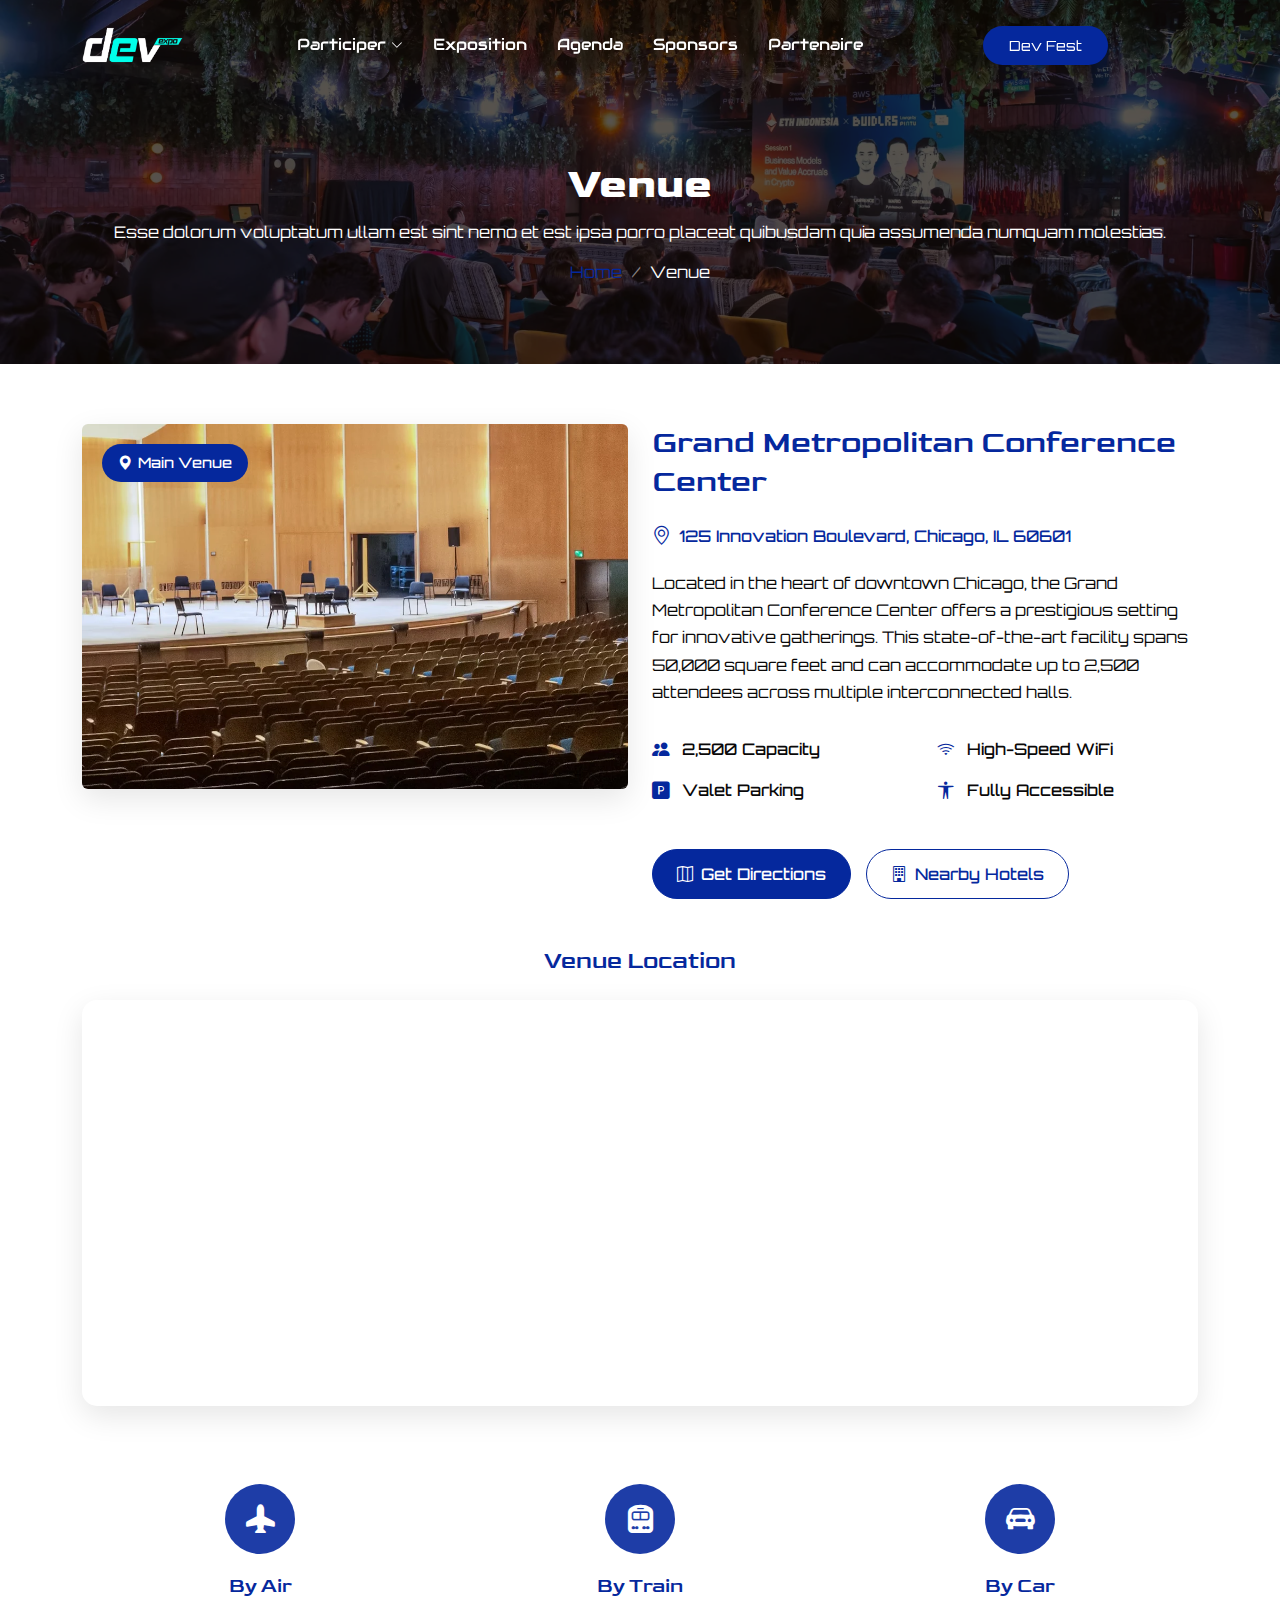
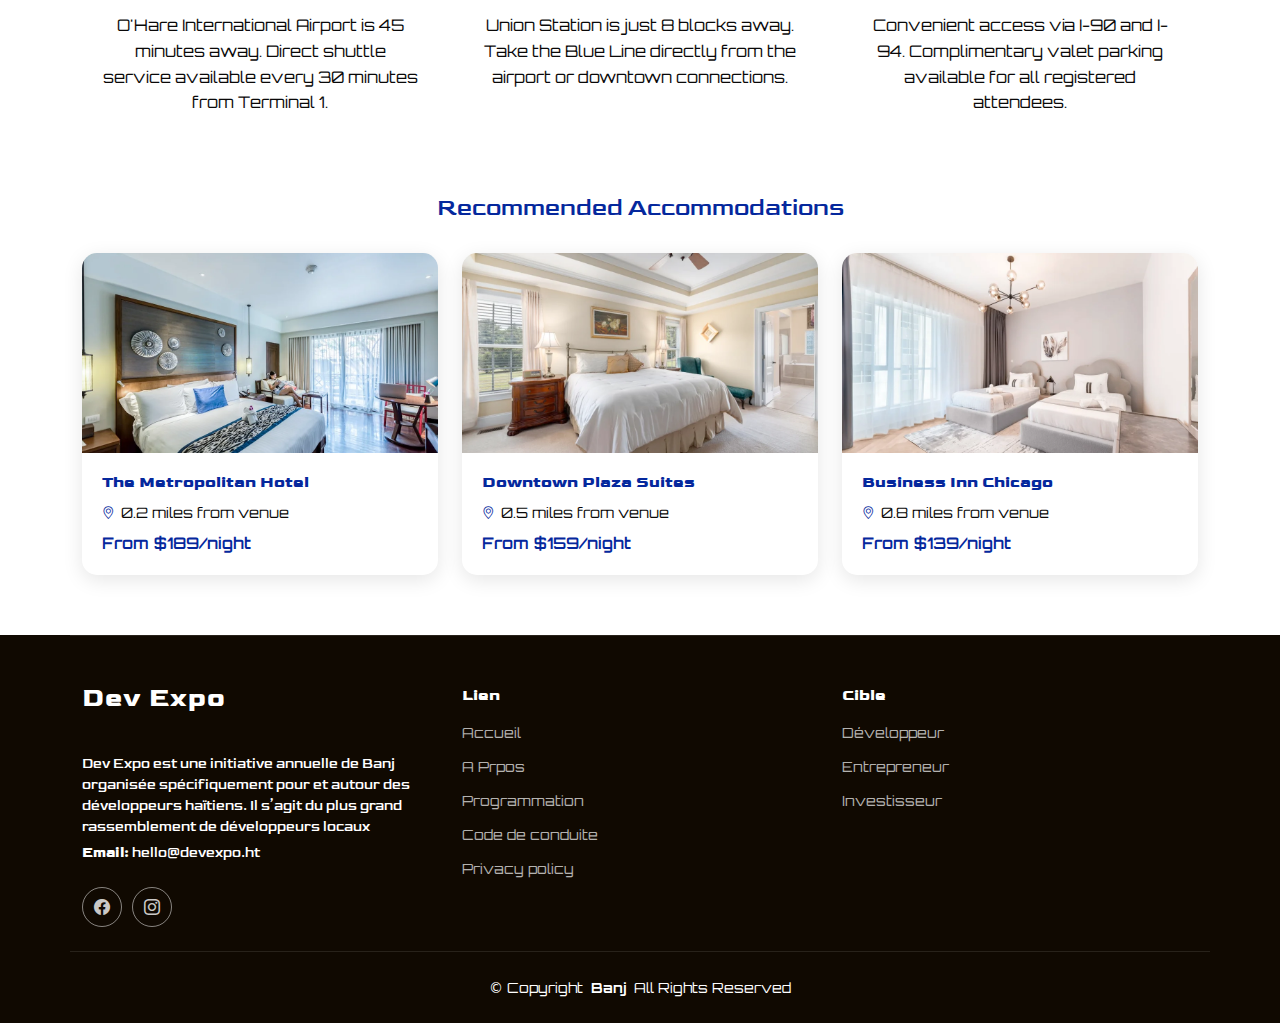
<file: devexpo-5/venue.html>
<!DOCTYPE html>
<html lang="en">

<head>
  <meta charset="utf-8">
  <meta content="width=device-width, initial-scale=1.0" name="viewport">
  <title>Dev Expo - 2026</title>
  <meta name="description" content="">
  <meta name="keywords" content="">

  <!-- Favicons -->
  <link href="assets/img/devexpo/favicon-16x16.png" rel="icon">
  <link href="assets/img/devexpo/favicon-16x16.png" rel="apple-touch-icon">

  <!-- Fonts -->
   <!-- Fonts -->
<link rel="preconnect" href="https://fonts.googleapis.com">
<link rel="preconnect" href="https://fonts.gstatic.com" crossorigin>
<link href="https://fonts.googleapis.com/css2?family=Audiowide&family=Goldman:wght@400;700&family=Orbitron:wght@400..900&display=swap" rel="stylesheet">

  <!-- Vendor CSS Files -->
  <link href="assets/vendor/bootstrap/css/bootstrap.min.css" rel="stylesheet">
  <link href="assets/vendor/bootstrap-icons/bootstrap-icons.css" rel="stylesheet">
  <link href="assets/vendor/swiper/swiper-bundle.min.css" rel="stylesheet">
  <link href="assets/vendor/glightbox/css/glightbox.min.css" rel="stylesheet">

  <!-- Animation -->
  <link rel="stylesheet" href="https://unpkg.com/aos@next/dist/aos.css" />

  <!-- Main CSS File -->
  <link href="assets/css/main.css" rel="stylesheet">

</head>

<body class="index-page">
   <header id="header" class="header d-flex align-items-center fixed-top">
 
   <div class="container-fluid container-xl position-relative d-flex align-items-center justify-content-between">

      <a href="index.html" class="logo d-flex align-items-center">
        <!-- Uncomment the line below if you also wish to use an image logo -->
         <img src="assets/img/devexpo/DevExpo_Logo.png" alt="">
        <!-- <h1 class="sitename">Evently</h1> -->
      </a>

    <nav id="navmenu" class="navmenu">
           <ul>
          <li class="dropdown"><a href="#"><span>Participer</span> <i class="bi bi-chevron-down toggle-dropdown"></i></a>
            <ul>
               <li class="dropdown"><a href="#"><span>Développeur</span> <i class="bi bi-chevron-down toggle-dropdown"></i></a>
                <ul>
                  <li><a href="#">Exposant</a></li>
                  <li><a href="#">Participant Libre</a></li>
                </ul>
              </li> 
              <li><a href="#">Public</a></li>
            </ul>
          </li>
          <li> <a class="" href="404.html">Exposition</a></li>
          <li> <a class="" href="schedule.html">Agenda</a></li>
          
          <li> <a class="" href="sponsors.html">Sponsors</a></li>
          <li><a class="" href="buy-tickets.html">Partenaire</a></li>
  
        </ul>   
        <i class="mobile-nav-toggle d-xl-none bi bi-list"></i>
      </nav>
      <button class="btn btn-getstarted">Dev Fest</button>
      <div>
      </div>
    </div>
  </header>
  <main class="main">

    <!-- Page Title -->
    <div class="page-title dark-background" style="background-image: url(assets/img/events/showcase-9.webp);">
      <div class="container position-relative">
        <h1>Venue</h1>
        <p>Esse dolorum voluptatum ullam est sint nemo et est ipsa porro placeat quibusdam quia assumenda numquam molestias.</p>
        <nav class="breadcrumbs">
          <ol>
            <li><a href="index.html">Home</a></li>
            <li class="current">Venue</li>
          </ol>
        </nav>
      </div>
    </div><!-- End Page Title -->

    <!-- Venue 2 Section -->
    <section id="venue-2" class="venue-2 section">

      <div class="container">

        <div class="row gy-5">

          <div class="col-lg-6">
            <div class="venue-image">
              <img src="assets/img/events/venue-1.webp" alt="Event Venue" class="img-fluid rounded">
              <div class="venue-badge">
                <i class="bi bi-geo-alt-fill"></i>
                <span>Main Venue</span>
              </div>
            </div>
          </div>

          <div class="col-lg-6">
            <div class="venue-content">
              <h3>Grand Metropolitan Conference Center</h3>
              <div class="venue-address">
                <i class="bi bi-geo-alt"></i>
                <span>125 Innovation Boulevard, Chicago, IL 60601</span>
              </div>

              <p>Located in the heart of downtown Chicago, the Grand Metropolitan Conference Center offers a prestigious setting for innovative gatherings. This state-of-the-art facility spans 50,000 square feet and can accommodate up to 2,500 attendees across multiple interconnected halls.</p>

              <div class="venue-features">
                <div class="row">
                  <div class="col-md-6">
                    <div class="feature-item">
                      <i class="bi bi-people-fill"></i>
                      <span>2,500 Capacity</span>
                    </div>
                  </div>
                  <div class="col-md-6">
                    <div class="feature-item">
                      <i class="bi bi-wifi"></i>
                      <span>High-Speed WiFi</span>
                    </div>
                  </div>
                  <div class="col-md-6">
                    <div class="feature-item">
                      <i class="bi bi-p-square-fill"></i>
                      <span>Valet Parking</span>
                    </div>
                  </div>
                  <div class="col-md-6">
                    <div class="feature-item">
                      <i class="bi bi-universal-access"></i>
                      <span>Fully Accessible</span>
                    </div>
                  </div>
                </div>
              </div>

              <div class="venue-actions">
                <a href="#" class="btn btn-primary">
                  <i class="bi bi-map"></i>
                  Get Directions
                </a>
                <a href="#" class="btn btn-outline-primary">
                  <i class="bi bi-building"></i>
                  Nearby Hotels
                </a>
              </div>
            </div>
          </div>

        </div>

        <div class="row mt-5">
          <div class="col-lg-12">
            <div class="venue-map">
              <h4>Venue Location</h4>
              <div class="map-container">
                <iframe src="https://www.google.com/maps/embed?pb=!1m18!1m12!1m3!1d2970.7736193!2d-87.6298!3d41.8781!2m3!1f0!2f0!3f0!3m2!1i1024!2i768!4f13.1!3m3!1m2!1s0x0%3A0x0!2zNDHCsDUyJzQxLjIiTiA4N8KwMzknNDcuMyJX!5e0!3m2!1sen!2sus!4v1234567890123" frameborder="0" style="border:0;" allowfullscreen="" loading="lazy" referrerpolicy="no-referrer-when-downgrade">
                </iframe>
              </div>
            </div>
          </div>
        </div>

        <div class="row mt-5">

          <div class="col-lg-4">
            <div class="travel-info">
              <div class="travel-icon">
                <i class="bi bi-airplane-fill"></i>
              </div>
              <h5>By Air</h5>
              <p>O'Hare International Airport is 45 minutes away. Direct shuttle service available every 30 minutes from Terminal 1.</p>
            </div>
          </div>

          <div class="col-lg-4">
            <div class="travel-info">
              <div class="travel-icon">
                <i class="bi bi-train-front-fill"></i>
              </div>
              <h5>By Train</h5>
              <p>Union Station is just 8 blocks away. Take the Blue Line directly from the airport or downtown connections.</p>
            </div>
          </div>

          <div class="col-lg-4">
            <div class="travel-info">
              <div class="travel-icon">
                <i class="bi bi-car-front-fill"></i>
              </div>
              <h5>By Car</h5>
              <p>Convenient access via I-90 and I-94. Complimentary valet parking available for all registered attendees.</p>
            </div>
          </div>

        </div>

        <div class="row mt-5">
          <div class="col-lg-12">
            <div class="accommodation-section">
              <h4>Recommended Accommodations</h4>
              <div class="row">

                <div class="col-lg-4">
                  <div class="hotel-card">
                    <img src="assets/img/hotel/room-1.webp" alt="The Metropolitan Hotel" class="img-fluid">
                    <div class="hotel-info">
                      <h6>The Metropolitan Hotel</h6>
                      <div class="hotel-distance">
                        <i class="bi bi-geo-alt"></i>
                        <span>0.2 miles from venue</span>
                      </div>
                      <div class="hotel-price">
                        <span>From $189/night</span>
                      </div>
                    </div>
                  </div>
                </div>

                <div class="col-lg-4">
                  <div class="hotel-card">
                    <img src="assets/img/hotel/room-3.webp" alt="Downtown Plaza Suites" class="img-fluid">
                    <div class="hotel-info">
                      <h6>Downtown Plaza Suites</h6>
                      <div class="hotel-distance">
                        <i class="bi bi-geo-alt"></i>
                        <span>0.5 miles from venue</span>
                      </div>
                      <div class="hotel-price">
                        <span>From $159/night</span>
                      </div>
                    </div>
                  </div>
                </div>

                <div class="col-lg-4">
                  <div class="hotel-card">
                    <img src="assets/img/hotel/room-7.webp" alt="Business Inn Chicago" class="img-fluid">
                    <div class="hotel-info">
                      <h6>Business Inn Chicago</h6>
                      <div class="hotel-distance">
                        <i class="bi bi-geo-alt"></i>
                        <span>0.8 miles from venue</span>
                      </div>
                      <div class="hotel-price">
                        <span>From $139/night</span>
                      </div>
                    </div>
                  </div>
                </div>

              </div>
            </div>
          </div>
        </div>

      </div>

    </section><!-- /Venue 2 Section -->

  </main>

 <footer id="footer" class="footer position-relative dark-background">

    <div class="container footer-top">
      <div class="row gy-4">
        <div class="col-lg-4 col-md-6 footer-about">
          <a href="index.html" class="logo d-flex align-items-center">
            <span class="sitename">Dev Expo</span>
          </a>
          <div class="footer-contact pt-3">
            <p>Dev Expo est une initiative annuelle de Banj organisée spécifiquement pour et autour des développeurs haïtiens. Il s’agit du plus grand rassemblement de développeurs locaux</p>
            
            <p><strong>Email:</strong> <span>hello@devexpo.ht</span></p>
          </div>
          <div class="social-links d-flex mt-4">
            <a href=""><i class="bi bi-facebook"></i></a>
            <a href=""><i class="bi bi-instagram"></i></a>
          </div>
        </div>

        <div class="col-lg-4 text-enter col-md-3 footer-links">
          <h4>Lien</h4>
          <ul>
            <li><a href="#">Accueil</a></li>
            <li><a href="#">A Prpos</a></li>
            <li><a href="#">Programmation</a></li>
            <li><a href="#">Code de conduite</a></li>
            <li><a href="#">Privacy policy</a></li>
          </ul>
        </div>

        <div class="col-lg-4 col-md-3 align-items-center footer-links">
          <h4>Cible</h4>
          <ul>
            <li><a href="#">Développeur</a></li>
            <li><a href="#">Entrepreneur</a></li>
            <li><a href="#">Investisseur</a></li>
          </ul>
        </div>
      </div>
    </div>

    <div class="container copyright text-center mt-4">
      <p>© <span>Copyright</span> <strong class="px-1 sitename">Banj</strong> <span>All Rights Reserved</span></p>
      
    </div>

  </footer>

  <!-- Scroll Top -->
  <a href="#" id="scroll-top" class="scroll-top d-flex align-items-center justify-content-center"><i class="bi bi-arrow-up-short"></i></a>

  <!-- Preloader -->
  <div id="preloader"></div>

  <!-- Vendor JS Files -->
  <script src="assets/vendor/bootstrap/js/bootstrap.bundle.min.js"></script>
  <script src="assets/vendor/php-email-form/validate.js"></script>
  <script src="assets/vendor/purecounter/purecounter_vanilla.js"></script>
  <script src="assets/vendor/swiper/swiper-bundle.min.js"></script>
  <script src="assets/vendor/glightbox/js/glightbox.min.js"></script>

  <!-- Main JS File -->
  <script src="assets/js/main.js"></script>

</body>

</html>
</file>
<file: devexpo-5/assets/css/main.css>
@charset "UTF-8";

/* Fonts */
:root {
  --default-font: 'Orbitron', system-ui, -apple-system, "Segoe UI", "Helvetica Neue", Arial, "Noto Sans", "Liberation Sans", sans-serif, "Apple Color Emoji", "Segoe UI Emoji", "Segoe UI Symbol", "Noto Color Emoji";
  --heading-font: 'Goldman', sans-serif;
  --nav-font: 'Audiowide', sans-serif;
}

/* Global Colors - The following color variables are used throughout the website. Updating them here will change the color scheme of the entire website */
:root { 
  --background-color: #ffffff; /* Background color for the entire website, including individual sections */
  --default-color: #090808; /* Default color used for the majority of the text content across the entire website */
  --heading-color:  #05289d; /* Color for headings, subheadings and title throughout the website */
  --accent-color: #05289d;; /* Accent color that represents your brand on the website. It's used for buttons, links, and other elements that need to stand out */
  --surface-color: #ffffff; /* The surface color is used as a background of boxed elements within sections, such as cards, icon boxes, or other elements that require a visual separation from the global background. */
  --contrast-color: #ffffff; 
  
  --first-color: #05289d;
  --second-color: #133ad9;
   --third-color: #000000;
   /* --third-color: #ffb000; */
 --fourth-color: #ff00b0;
  --five-color: #00ffe9;/* Contrast color for text, ensuring readability against backgrounds of accent, heading, or default colors. */
}

/* Nav Menu Colors - The following color variables are used specifically for the navigation menu. They are separate from the global colors to allow for more customization options */
:root {
  --nav-color: #ffffff;  /* The default color of the main navmenu links */
  --nav-hover-color: #f87500; /* Applied to main navmenu links when they are hovered over or active */
  --nav-mobile-background-color: #ffffff; /* Used as the background color for mobile navigation menu */
  --nav-dropdown-background-color: #ffffff; /* Used as the background color for dropdown items that appear when hovering over primary navigation items */
  --nav-dropdown-color: #40372e; /* Used for navigation links of the dropdown items in the navigation menu. */
  --nav-dropdown-hover-color: #f87500; /* Similar to --nav-hover-color, this color is applied to dropdown navigation links when they are hovered over. */
}

/* Color Presets - These classes override global colors when applied to any section or element, providing reuse of the sam color scheme. */

.light-background {
  --background-color: #fffbf7;
  --surface-color: #ffffff;
}

.dark-background {
  --background-color: #100901;
  --default-color: #ffffff;
  --heading-color: #ffffff;
  --surface-color: #252525;
  --contrast-color: #ffffff;
}

/* Smooth scroll */
:root {
  scroll-behavior: smooth;
}

/*--------------------------------------------------------------
# General Styling & Shared Classes
--------------------------------------------------------------*/
body {
  color: var(--default-color);
  background-color: var(--background-color);
  font-family: var(--default-font);
}

a {
  color: var(--accent-color);
  text-decoration: none;
  transition: 0.3s;
}

a:hover {
  color: color-mix(in srgb, var(--accent-color), transparent 25%);
  text-decoration: none;
}

h1,
h2,
h3,
h4,
h5,
h6 {
  color: var(--heading-color);
  font-family: var(--heading-font);
}

/* PHP Email Form Messages
------------------------------*/
.php-email-form .error-message {
  display: none;
  background: #df1529;
  color: #ffffff;
  text-align: left;
  padding: 15px;
  margin-bottom: 24px;
  font-weight: 600;
}

.php-email-form .sent-message {
  display: none;
  color: #ffffff;
  background: #059652;
  text-align: center;
  padding: 15px;
  margin-bottom: 24px;
  font-weight: 600;
}

.php-email-form .loading {
  display: none;
  background: var(--surface-color);
  text-align: center;
  padding: 15px;
  margin-bottom: 24px;
}

.php-email-form .loading:before {
  content: "";
  display: inline-block;
  border-radius: 50%;
  width: 24px;
  height: 24px;
  margin: 0 10px -6px 0;
  border: 3px solid var(--accent-color);
  border-top-color: var(--surface-color);
  animation: php-email-form-loading 1s linear infinite;
}

@keyframes php-email-form-loading {
  0% {
    transform: rotate(0deg);
  }

  100% {
    transform: rotate(360deg);
  }
}

/*--------------------------------------------------------------
# Global Header
--------------------------------------------------------------*/
.header {
  --background-color: rgba(255, 255, 255, 0);
  --default-color: #ffffff;
  --heading-color: #ffffff;
  color: var(--default-color);
  background-color: var(--background-color);
  padding: 15px 0;
  transition: all 0.5s;
  z-index: 997;
}

.header .logo {
  line-height: 1;
}

.header .logo img {
  max-height: 36px;
  margin-right: 8px;
}

.header .logo h1 {
  font-size: 30px;
  margin: 0;
  font-weight: 700;
  color: var(--heading-color);
}

.header .btn-getstarted,
.header .btn-getstarted:focus {
  color: var(--contrast-color);
  background: var(--accent-color);
  font-size: 14px;
  padding: 8px 25px;
  margin: 0 0 0 30px;
  border-radius: 50px;
  transition: 0.3s;
}

.header .btn-getstarted:hover,
.header .btn-getstarted:focus:hover {
  color: var(--contrast-color);
  background: color-mix(in srgb, var(--accent-color), transparent 15%);
}

@media (max-width: 1200px) {
  .header .logo {
    order: 1;
  }

  .header .btn-getstarted {
    order: 2;
    margin: 0 15px 0 0;
    padding: 6px 15px;
  }

  .header .navmenu {
    order: 3;
  }
}

.scrolled .header {
  box-shadow: 0px 0 18px rgba(0, 0, 0, 0.1);
}

/* Global Header on Scroll
------------------------------*/
.scrolled .header {
  --background-color: rgba(34, 18, 2, 0.9);
}

/*--------------------------------------------------------------
# Navigation Menu
--------------------------------------------------------------*/
/* Navmenu - Desktop */
@media (min-width: 1200px) {
  .navmenu {
    padding: 0;
  }

  .navmenu ul {
    margin: 0;
    padding: 0;
    display: flex;
    list-style: none;
    align-items: center;
  }

  .navmenu li {
    position: relative;
  }

  .navmenu a,
  .navmenu a:focus {
    color: var(--nav-color);
    padding: 18px 15px;
    font-size: 16px;
    font-family: var(--nav-font);
    font-weight: 400;
    display: flex;
    align-items: center;
    justify-content: space-between;
    white-space: nowrap;
    transition: 0.3s;
  }

  .navmenu a i,
  .navmenu a:focus i {
    font-size: 12px;
    line-height: 0;
    margin-left: 5px;
    transition: 0.3s;
  }

  .navmenu li:last-child a {
    padding-right: 0;
  }

  .navmenu li:hover>a,
  .navmenu .active,
  .navmenu .active:focus {
    color: var(--nav-hover-color);
  }

  .navmenu .dropdown ul {
    margin: 0;
    padding: 10px 0;
    background: var(--nav-dropdown-background-color);
    display: block;
    position: absolute;
    visibility: hidden;
    left: 14px;
    top: 130%;
    opacity: 0;
    transition: 0.3s;
    border-radius: 4px;
    z-index: 99;
    box-shadow: 0px 0px 30px rgba(0, 0, 0, 0.1);
  }

  .navmenu .dropdown ul li {
    min-width: 200px;
  }

  .navmenu .dropdown ul a {
    padding: 10px 20px;
    font-size: 15px;
    text-transform: none;
    color: var(--nav-dropdown-color);
  }

  .navmenu .dropdown ul a i {
    font-size: 12px;
  }

  .navmenu .dropdown ul a:hover,
  .navmenu .dropdown ul .active,
  .navmenu .dropdown ul .active:hover,
  .navmenu .dropdown ul li:hover>a {
    color: var(--nav-dropdown-hover-color);
  }

  .navmenu .dropdown:hover>ul {
    opacity: 1;
    top: 100%;
    visibility: visible;
  }

  .navmenu .dropdown .dropdown ul {
    top: 0;
    left: -90%;
    visibility: hidden;
  }

  .navmenu .dropdown .dropdown:hover>ul {
    opacity: 1;
    top: 0;
    left: -100%;
    visibility: visible;
  }
}

/* Navmenu - Mobile */
@media (max-width: 1199px) {
  .mobile-nav-toggle {
    color: var(--nav-color);
    font-size: 28px;
    line-height: 0;
    margin-right: 10px;
    cursor: pointer;
    transition: color 0.3s;
  }

  .navmenu {
    padding: 0;
    z-index: 9997;
  }

  .navmenu ul {
    display: none;
    list-style: none;
    position: absolute;
    inset: 60px 20px 20px 20px;
    padding: 10px 0;
    margin: 0;
    border-radius: 6px;
    background-color: var(--nav-mobile-background-color);
    overflow-y: auto;
    transition: 0.3s;
    z-index: 9998;
    box-shadow: 0px 0px 30px rgba(0, 0, 0, 0.1);
  }

  .navmenu a,
  .navmenu a:focus {
    color: var(--nav-dropdown-color);
    padding: 10px 20px;
    font-family: var(--nav-font);
    font-size: 17px;
    font-weight: 500;
    display: flex;
    align-items: center;
    justify-content: space-between;
    white-space: nowrap;
    transition: 0.3s;
  }

  .navmenu a i,
  .navmenu a:focus i {
    font-size: 12px;
    line-height: 0;
    margin-left: 5px;
    width: 30px;
    height: 30px;
    display: flex;
    align-items: center;
    justify-content: center;
    border-radius: 50%;
    transition: 0.3s;
    background-color: color-mix(in srgb, var(--accent-color), transparent 90%);
  }

  .navmenu a i:hover,
  .navmenu a:focus i:hover {
    background-color: var(--accent-color);
    color: var(--contrast-color);
  }

  .navmenu a:hover,
  .navmenu .active,
  .navmenu .active:focus {
    color: var(--nav-dropdown-hover-color);
  }

  .navmenu .active i,
  .navmenu .active:focus i {
    background-color: var(--accent-color);
    color: var(--contrast-color);
    transform: rotate(180deg);
  }

  .navmenu .dropdown ul {
    position: static;
    display: none;
    z-index: 99;
    padding: 10px 0;
    margin: 10px 20px;
    background-color: var(--nav-dropdown-background-color);
    border: 1px solid color-mix(in srgb, var(--default-color), transparent 90%);
    box-shadow: none;
    transition: all 0.5s ease-in-out;
  }

  .navmenu .dropdown ul ul {
    background-color: rgba(33, 37, 41, 0.1);
  }

  .navmenu .dropdown>.dropdown-active {
    display: block;
    background-color: rgba(33, 37, 41, 0.03);
  }

  .mobile-nav-active {
    overflow: hidden;
  }

  .mobile-nav-active .mobile-nav-toggle {
    color: #fff;
    position: absolute;
    font-size: 32px;
    top: 15px;
    right: 15px;
    margin-right: 0;
    z-index: 9999;
  }

  .mobile-nav-active .navmenu {
    position: fixed;
    overflow: hidden;
    inset: 0;
    background: rgba(33, 37, 41, 0.8);
    transition: 0.3s;
  }

  .mobile-nav-active .navmenu>ul {
    display: block;
  }
}

/*--------------------------------------------------------------
# Global Footer
--------------------------------------------------------------*/
.footer {
  color: var(--default-color);
  background-color: var(--background-color);
  font-size: 14px;
  position: relative;
}

.footer .footer-top {
  padding-top: 50px;
  border-top: 1px solid color-mix(in srgb, var(--default-color), transparent 90%);
}

.footer .footer-about .logo {
  line-height: 1;
  margin-bottom: 25px;
}

.footer .footer-about .logo img {
  max-height: 40px;
  margin-right: 6px;
}

.footer .footer-about .logo span {
  color: var(--heading-color);
  font-family: var(--heading-font);
  font-size: 26px;
  font-weight: 700;
  letter-spacing: 1px;
}

.footer .footer-about p {
  font-size: 14px;
  font-family: var(--heading-font);
}

.footer .social-links a {
  display: flex;
  align-items: center;
  justify-content: center;
  width: 40px;
  height: 40px;
  border-radius: 50%;
  border: 1px solid color-mix(in srgb, var(--default-color), transparent 50%);
  font-size: 16px;
  color: color-mix(in srgb, var(--default-color), transparent 20%);
  margin-right: 10px;
  transition: 0.3s;
}

.footer .social-links a:hover {
  color: var(--accent-color);
  border-color: var(--accent-color);
}

.footer h4 {
  font-size: 16px;
  font-weight: bold;
  position: relative;
  padding-bottom: 12px;
}

.footer .footer-links {
  margin-bottom: 30px;
}

.footer .footer-links ul {
  list-style: none;
  padding: 0;
  margin: 0;
}

.footer .footer-links ul i {
  padding-right: 2px;
  font-size: 12px;
  line-height: 0;
}

.footer .footer-links ul li {
  padding: 10px 0;
  display: flex;
  align-items: center;
}

.footer .footer-links ul li:first-child {
  padding-top: 0;
}

.footer .footer-links ul a {
  color: color-mix(in srgb, var(--default-color), transparent 30%);
  display: inline-block;
  line-height: 1;
}

.footer .footer-links ul a:hover {
  color: var(--accent-color);
}

.footer .footer-contact p {
  margin-bottom: 5px;
}

.footer .copyright {
  padding: 25px 0;
  border-top: 1px solid color-mix(in srgb, var(--default-color), transparent 90%);
}

.footer .copyright p {
  margin-bottom: 0;
}

.footer .credits {
  margin-top: 8px;
  font-size: 13px;
}

/*--------------------------------------------------------------
# Preloader
--------------------------------------------------------------*/
#preloader {
  position: fixed;
  inset: 0;
  z-index: 999999;
  overflow: hidden;
  background: var(--background-color);
  transition: all 0.6s ease-out;
}

#preloader:before {
  content: "";
  position: fixed;
  top: calc(50% - 30px);
  left: calc(50% - 30px);
  border: 6px solid #ffffff;
  border-color: var(--accent-color) transparent var(--accent-color) transparent;
  border-radius: 50%;
  width: 60px;
  height: 60px;
  animation: animate-preloader 1.5s linear infinite;
}

@keyframes animate-preloader {
  0% {
    transform: rotate(0deg);
  }

  100% {
    transform: rotate(360deg);
  }
}

/*--------------------------------------------------------------
# Scroll Top Button
--------------------------------------------------------------*/
.scroll-top {
  position: fixed;
  visibility: hidden;
  opacity: 0;
  right: 15px;
  bottom: 15px;
  z-index: 99999;
  background-color: var(--accent-color);
  width: 40px;
  height: 40px;
  border-radius: 4px;
  transition: all 0.4s;
}

.scroll-top i {
  font-size: 24px;
  color: var(--contrast-color);
  line-height: 0;
}

.scroll-top:hover {
  background-color: color-mix(in srgb, var(--accent-color), transparent 20%);
  color: var(--contrast-color);
}

.scroll-top.active {
  visibility: visible;
  opacity: 1;
}

/*--------------------------------------------------------------
# Global Page Titles & Breadcrumbs
--------------------------------------------------------------*/
.page-title {
  color: var(--default-color);
  background-color: var(--background-color);
  background-size: cover;
  background-position: center;
  background-repeat: no-repeat;
  padding: 160px 0 80px 0;
  text-align: center;
  position: relative;
}

.page-title:before {
  content: "";
  background-color: color-mix(in srgb, var(--background-color), transparent 30%);
  position: absolute;
  inset: 0;
}

.page-title h1 {
  font-size: 42px;
  font-weight: 700;
  margin-bottom: 10px;
}

.page-title .breadcrumbs ol {
  display: flex;
  flex-wrap: wrap;
  list-style: none;
  justify-content: center;
  padding: 0;
  margin: 0;
  font-size: 16px;
  font-weight: 400;
}

.page-title .breadcrumbs ol li+li {
  padding-left: 10px;
}

.page-title .breadcrumbs ol li+li::before {
  content: "/";
  display: inline-block;
  padding-right: 10px;
  color: color-mix(in srgb, var(--default-color), transparent 50%);
}

/*--------------------------------------------------------------
# Global Sections
--------------------------------------------------------------*/
section,
.section {
  color: var(--default-color);
  background-color: var(--background-color);
  padding: 60px 0;
  scroll-margin-top: 90px;
  overflow: clip;
}

@media (max-width: 1199px) {

  section,
  .section {
    scroll-margin-top: 66px;
  }
}

/*--------------------------------------------------------------
# Global Section Titles
--------------------------------------------------------------*/
.section-title {
  text-align: center;
  padding-bottom: 60px;
  position: relative;
}

.section-title h2 {
  font-size: 32px;
  font-weight: 700;
  margin-bottom: 20px;
  padding-bottom: 20px;
  position: relative;
}

.section-title h2:before {
  content: "";
  position: absolute;
  display: block;
  width: 160px;
  height: 1px;
  background: color-mix(in srgb, var(--default-color), transparent 60%);
  left: 0;
  right: 0;
  bottom: 1px;
  margin: auto;
}

.section-title h2::after {
  content: "";
  position: absolute;
  display: block;
  width: 60px;
  height: 3px;
  background: var(--accent-color);
  left: 0;
  right: 0;
  bottom: 0;
  margin: auto;
}

.section-title p {
  margin-bottom: 0;
}

/*--------------------------------------------------------------
# Hero Section
--------------------------------------------------------------*/
.hero {
  position: relative;
  min-height: 100vh;
  display: flex;
  align-items: center;
  background-image: url("../img/devexpo/DevExpo_2025_SideBanner_2.jpg");
  background-size: cover;
  background-position: center;
  background-attachment: fixed;
}

@media (max-width: 768px) {
  .hero {
    background-attachment: scroll;
    min-height: 90vh;
  }
}

.hero .background-overlay {
  position: absolute;
  top: 0;
  left: 0;
  width: 100%;
  height: 100%;
  background: linear-gradient(135deg, color-mix(in srgb, var(--background-color), transparent 30%) 0%, color-mix(in srgb, var(--background-color), transparent 50%) 100%);
  z-index: 1;
}

.hero .hero-content {
  position: relative;
  z-index: 2;
  width: 100%;
  padding: 120px 0 80px;
}

@media (max-width: 768px) {
  .hero .hero-content {
    padding: 100px 0 60px;
  }
}

.hero .hero-text {
  margin-bottom: 50px;
}

@media (max-width: 768px) {
  .hero .hero-text {
    margin-bottom: 40px;
  }
}

.hero .hero-title {
  font-size: 3.5rem;
  font-weight: 600;
  letter-spacing: -0.02em;
  line-height: 1.2;
  margin-bottom: 24px;
}

@media (max-width: 1200px) {
  .hero .hero-title {
    font-size: 3rem;
  }
}

@media (max-width: 768px) {
  .hero .hero-title {
    font-size: 2.2rem;
    margin-bottom: 20px;
  }
}

.hero .hero-subtitle {
  font-size: 2rem;
  line-height: 1.6;
  margin-bottom: 40px;
  max-width: 800px;
  font-weight: 500;
  border:3px solid yellow;
  margin-left: auto;
  margin-right: auto;
}

@media (max-width: 768px) {
  .hero .hero-subtitle {
    font-size: 1.1rem;
    margin-bottom: 30px;
  }
}

.hero .event-details {
  display: flex;
  justify-content: center;
  gap: 40px;
  margin-bottom: 20px;
}

@media (max-width: 768px) {
  .hero .event-details {
    flex-direction: column;
    gap: 16px;
    align-items: center;
  }
}

.hero .detail-item {
  display: flex;
  align-items: center;
  gap: 12px;
  font-size: 1.4rem;
  font-weight: 500;
}

.hero .detail-item i {
  font-size: 1.3rem;
  color: var(--accent-color);
}

@media (max-width: 768px) {
  .hero .detail-item {
    font-size: 1rem;
  }
}

.hero .countdown-section {
  margin-bottom: 50px;
}

@media (max-width: 768px) {
  .hero .countdown-section {
    margin-bottom: 40px;
  }
}

.hero .countdown-label {
  font-size: 1.2rem;
  font-weight: 500;
  margin-bottom: 30px;
  letter-spacing: 0.5px;
  text-transform: uppercase;
}

@media (max-width: 768px) {
  .hero .countdown-label {
    font-size: 1rem;
    margin-bottom: 24px;
  }
}

.hero .countdown {
  gap: 30px;
  margin-bottom: 0;
}

@media (max-width: 768px) {
  .hero .countdown {
    gap: 20px;
  }
}

.hero .countdown div {
  background: rgba(255, 255, 255, 0.1);
  border: 1px solid rgba(255, 255, 255, 0.2);
  border-radius: 12px;
  padding: 24px 20px;
  min-width: 120px;
  backdrop-filter: blur(10px);
  transition: all 0.3s ease;
}

.hero .countdown div:hover {
  background: rgba(255, 255, 255, 0.15);
  transform: translateY(-2px);
}

@media (max-width: 768px) {
  .hero .countdown div {
    padding: 16px 12px;
    min-width: 90px;
  }
}

.hero .countdown div h3 {
  font-size: 2.5rem;
  font-weight: 700;
  margin-bottom: 8px;
  line-height: 1;
}

@media (max-width: 768px) {
  .hero .countdown div h3 {
    font-size: 2rem;
  }
}

.hero .countdown div h4 {
  font-size: 0.9rem;
  color: color-mix(in srgb, var(--default-color) 90%, white 15%);
  margin: 0;
  font-weight: 500;
  text-transform: uppercase;
  letter-spacing: 1px;
}

@media (max-width: 768px) {
  .hero .countdown div h4 {
    font-size: 0.8rem;
  }
}

.hero .cta-section {
  margin-bottom: 60px;
}

@media (max-width: 768px) {
  .hero .cta-section {
    margin-bottom: 50px;
  }
}

.hero .cta-buttons {
  display: flex;
  justify-content: center;
  gap: 20px;
  margin-bottom: 24px;
}

@media (max-width: 576px) {
  .hero .cta-buttons {
    flex-direction: column;
    align-items: center;
    gap: 16px;
  }
}

.hero .btn-cta {
  padding: 16px 32px;
  font-size: 1.1rem;
  font-weight: 600;
  letter-spacing: 0.5px;
  border-radius: 8px;
  text-decoration: none;
  transition: all 0.3s ease;
  min-width: 180px;
}

@media (max-width: 768px) {
  .hero .btn-cta {
    padding: 14px 28px;
    font-size: 1rem;
    min-width: 160px;
  }
}

.hero .btn-cta.btn-primary {
  color: var(--contrast-color);
  background-color: var(--accent-color);
  border-color: var(--accent-color);
}

.hero .btn-cta.btn-primary:hover {
  transform: translateY(-2px);
}

.hero .btn-cta.btn-secondary {
  background: transparent;
  border: 2px solid var(--default-color);
  color: var(--default-color);
}

.hero .btn-cta.btn-secondary:hover {
  transform: translateY(-2px);
}

.hero .cta-note {
  color: color-mix(in srgb, var(--contrast-color), transparent 30%);
  font-size: 0.95rem;
  font-style: italic;
  margin: 0;
}

@media (max-width: 768px) {
  .hero .cta-note {
    font-size: 0.9rem;
  }
}

.hero .sponsors-section {
  border-top: 1px solid rgba(255, 255, 255, 0.15);
  padding-top: 40px;
}

@media (max-width: 768px) {
  .hero .sponsors-section {
    padding-top: 30px;
  }
}

.hero .sponsors-label {
  color: color-mix(in srgb, var(--contrast-color), transparent 25%);
  font-size: 0.9rem;
  margin-bottom: 30px;
  text-transform: uppercase;
  letter-spacing: 1px;
  font-weight: 500;
}

@media (max-width: 768px) {
  .hero .sponsors-label {
    font-size: 0.85rem;
    margin-bottom: 24px;
  }
}

.hero .sponsors-logos {
  display: flex;
  justify-content: center;
  align-items: center;
  gap: 40px;
  flex-wrap: wrap;
}

@media (max-width: 768px) {
  .hero .sponsors-logos {
    gap: 24px;
  }
}

.hero .sponsor-logo {
  height: 50px;
  width: auto;
  filter: brightness(0) invert(1);
  opacity: 0.7;
  transition: all 0.3s ease;
}

.hero .sponsor-logo:hover {
  opacity: 1;
  transform: scale(1.1);
}

@media (max-width: 768px) {
  .hero .sponsor-logo {
    height: 40px;
  }
}

/*--------------------------------------------------------------
# Intro Section
--------------------------------------------------------------*/
.intro {
  position: relative;
  background: linear-gradient(135deg, var(--background-color) 0%, color-mix(in srgb, var(--accent-color), transparent 90%) 100%);
  overflow: hidden;
}

.intro::before {
  content: "";
  position: absolute;
  top: -50%;
  right: -20%;
  width: 40%;
  height: 200%;
  background: linear-gradient(45deg, color-mix(in srgb, var(--accent-color), transparent 95%) 0%, transparent 70%);
  transform: rotate(-15deg);
  z-index: 1;
}

.intro .container {
  position: relative;
  z-index: 2;
}

.intro .content h2 {
  font-size: 3.2rem;
  font-weight: 800;
  margin-bottom: 2rem;
  background-clip: text;
  line-height: 1.2;
}

@media (max-width: 768px) {
  .intro .content h2 {
    font-size: 2.5rem;
  }
}

.intro .content .lead {
  font-size: 1.25rem;
  font-weight: 500;
  color: color-mix(in srgb, var(--default-color), transparent 20%);
  margin-bottom: 1.5rem;
  line-height: 1.6;
}

.intro .content p {
  font-size: 1.1rem;
  line-height: 1.8;
  margin-bottom: 2.5rem;
  color: color-mix(in srgb, var(--default-color), transparent 30%);
}

.intro .stats-grid {
  display: grid;
  grid-template-columns: repeat(auto-fit, minmax(120px, 1fr));
  gap: 2rem;
  margin-bottom: 3rem;
  padding: 2rem 0;
}

.intro .stat-item {
  text-align: center;
  position: relative;
}

.intro .stat-item .stat-number {
  font-size: 3rem;
  font-weight: 900;
  color: var(--accent-color);
  line-height: 1;
  margin-bottom: 0.5rem;
  text-shadow: 0 4px 8px color-mix(in srgb, var(--accent-color), transparent 70%);
}

.intro .stat-item .stat-label {
  font-size: 0.9rem;
  font-weight: 600;
  text-transform: uppercase;
  letter-spacing: 0.5px;
  color: var(--heading-color);
}

.intro .stat-item::after {
  content: "";
  position: absolute;
  bottom: -10px;
  left: 50%;
  transform: translateX(-50%);
  width: 30px;
  height: 3px;
  background: linear-gradient(90deg, var(--accent-color), color-mix(in srgb, var(--accent-color), transparent 70%));
  border-radius: 2px;
}

.intro .cta-section {
  display: flex;
  gap: 1rem;
  flex-wrap: wrap;
}

.intro .cta-section .btn {
  padding: 1rem 2rem;
  display: flex;
  align-items: center;
  font-weight: 600;
  border-radius: 50px;
  text-transform: uppercase;
  letter-spacing: 0.5px;
  position: relative;
  overflow: hidden;
  transition: all 0.3s ease;
  box-shadow: 0 8px 25px color-mix(in srgb, var(--accent-color), transparent 75%);
}

.intro .cta-section .btn.btn-primary {
  background: linear-gradient(135deg, var(--accent-color), color-mix(in srgb, var(--accent-color), #000000 20%));
  border: none;
  color: var(--contrast-color);
}

.intro .cta-section .btn.btn-primary:hover {
  transform: translateY(-3px);
  box-shadow: 0 12px 35px color-mix(in srgb, var(--accent-color), transparent 60%);
}

.intro .cta-section .btn.btn-outline {
  background: transparent;
  border: 2px solid var(--accent-color);
  color: var(--accent-color);
}

.intro .cta-section .btn.btn-outline:hover {
  background: var(--accent-color);
  color: var(--contrast-color);
  transform: translateY(-3px);
}

.intro .visual-section {
  position: relative;
}

.intro .image-wrapper {
  position: relative;
  border-radius: 20px;
  overflow: hidden;
  box-shadow: 0 20px 60px color-mix(in srgb, var(--default-color), transparent 85%);
  transform: perspective(1000px) rotateY(-5deg) rotateX(2deg);
  transition: all 0.3s ease;
}

.intro .image-wrapper:hover {
  transform: perspective(1000px) rotateY(0deg) rotateX(0deg);
}

.intro .image-wrapper img {
  width: 100%;
  height: 430px;
  object-fit: cover;
}

.intro .image-wrapper .gradient-overlay {
  position: absolute;
  top: 0;
  left: 0;
  right: 0;
  bottom: 0;
  background: linear-gradient(135deg, color-mix(in srgb, var(--accent-color), transparent 60%) 0%, transparent 100%);
}

.intro .image-wrapper .floating-badge {
  position: absolute;
  top: 20px;
  right: 20px;
  background: linear-gradient(135deg, var(--accent-color), color-mix(in srgb, var(--accent-color), #000000 20%));
  color: var(--contrast-color);
  padding: 0.75rem 1.5rem;
  border-radius: 50px;
  font-weight: 600;
  box-shadow: 0 8px 25px color-mix(in srgb, var(--accent-color), transparent 70%);
  display: flex;
  align-items: center;
  gap: 0.5rem;

}
/* Video Recap */
.intro .image-wrapper .floating-video {
  position: absolute;
  top: 50%;
  right: 460px;
  transform: translate(-50%, -50%);
  z-index: 10;
  width: 80px;
  height: 80px;
  border-radius: 50%;
  background-color: var(--first-color));
  display: flex;
  align-items: center;
  justify-content: center;
}

/* Icône Play centrée */
.play-icon {
  font-size: 32px;
  color: white;
  z-index: 2;
}

/* Cercle animé (ondes) */
.circle-animation {
  position: absolute;
  width: 100%;
  height: 100%;
  border-radius: 50%;
  background-color: var(--first-color);
  animation: ripple 1.8s infinite;
  z-index: 1;
}

/* Animation d’onde */
@keyframes ripple {
  0% {
    transform: scale(1);
    opacity: 0.6;
  }
  100% {
    transform: scale(2.5);
    opacity: 0;
  }
}
/*  */
.intro .image-wrapper .floating-badge i {
  font-size: 1.1rem;
}

.intro .highlight-cards {
  margin-top: 2rem;
  display: flex;
  gap: 1rem;
}

@media (max-width: 768px) {
  .intro .highlight-cards {
    flex-direction: column;
  }
}

.intro .highlight-card {
  flex: 1;
  background: var(--surface-color);
  padding: 1.5rem;
  border-radius: 15px;
  text-align: center;
  box-shadow: 0 10px 30px color-mix(in srgb, var(--default-color), transparent 90%);
  border: 1px solid color-mix(in srgb, var(--accent-color), transparent 90%);
  transition: all 0.3s ease;
}

.intro .highlight-card:hover {
  transform: translateY(-5px);
  box-shadow: 0 15px 40px color-mix(in srgb, var(--default-color), transparent 85%);
}

.intro .highlight-card i {
  font-size: 2.5rem;
  color: var(--accent-color);
  margin-bottom: 1rem;
  background: linear-gradient(135deg, var(--accent-color), color-mix(in srgb, var(--accent-color), #000000 30%));
  -webkit-background-clip: text;
  -webkit-text-fill-color: transparent;
  background-clip: text;
}

.intro .highlight-card h4 {
  font-size: 1.2rem;
  font-weight: 700;
  margin-bottom: 0.75rem;
}

.intro .highlight-card p {
  font-size: 0.95rem;
  color: color-mix(in srgb, var(--default-color), transparent 40%);
  margin: 0;
  line-height: 1.6;
}

.intro .founder-quote {
  margin-top: 4rem;
  padding: 3rem 2rem;
  background: linear-gradient(135deg, var(--surface-color) 0%, color-mix(in srgb, var(--accent-color), transparent 97%) 100%);
  border-radius: 25px;
  border: 1px solid color-mix(in srgb, var(--accent-color), transparent 85%);
  position: relative;
  overflow: hidden;
}

.intro .founder-quote::before {
  content: '"';
  position: absolute;
  top: -20px;
  left: 30px;
  font-size: 8rem;
  font-family: Georgia, serif;
  color: color-mix(in srgb, var(--accent-color), transparent 85%);
  font-weight: bold;
  line-height: 1;
}

.intro .founder-quote .founder-img {
  width: 120px;
  height: 120px;
  border-radius: 50%;
  object-fit: cover;
  border: 4px solid var(--accent-color);
  box-shadow: 0 10px 30px color-mix(in srgb, var(--accent-color), transparent 75%);
}

.intro .founder-quote blockquote {
  margin: 0;
}

.intro .founder-quote blockquote p {
  font-size: 1.3rem;
  font-style: italic;
  line-height: 1.7;
  color: var(--heading-color);
  margin-bottom: 1.5rem;
  position: relative;
  z-index: 2;
}

@media (max-width: 768px) {
  .intro .founder-quote blockquote p {
    font-size: 1.1rem;
  }
}

.intro .founder-quote blockquote cite {
  display: block;
  text-align: left;
}

.intro .founder-quote blockquote cite strong {
  display: block;
  font-size: 1.2rem;
  font-weight: 700;
  color: var(--heading-color);
  margin-bottom: 0.25rem;
}

.intro .founder-quote blockquote cite span {
  color: var(--accent-color);
  font-weight: 500;
  text-transform: uppercase;
  letter-spacing: 0.5px;
  font-size: 0.9rem;
}

@media (max-width: 992px) {
  .intro .founder-quote {
    text-align: center;
  }

  .intro .founder-quote .founder-img {
    margin-bottom: 2rem;
  }

  .intro .founder-quote blockquote cite {
    text-align: center;
  }
}

@media (max-width: 768px) {
  .intro .stats-grid {
    grid-template-columns: repeat(2, 1fr);
    gap: 1.5rem;
  }

  .intro .cta-section {
    justify-content: center;
  }

  .intro .cta-section .btn {
    flex: 1;
    text-align: center;
  }
}

/*--------------------------------------------------------------
# Featured Speakers Section
--------------------------------------------------------------*/
.featured-speakers .speaker-card {
  background: var(--surface-color);
  border-radius: 12px;
  overflow: hidden;
  box-shadow: 0 5px 30px 0 color-mix(in srgb, var(--default-color), transparent 90%);
  transition: all 0.3s ease;
}

.featured-speakers .speaker-card:hover {
  transform: translateY(-5px);
  box-shadow: 0 15px 45px 0 color-mix(in srgb, var(--default-color), transparent 80%);
}

.featured-speakers .speaker-card.featured {
  background: var(--surface-color);
  border: 2px solid color-mix(in srgb, var(--accent-color), transparent 80%);
}

.featured-speakers .speaker-card.featured .speaker-image {
  position: relative;
  overflow: hidden;
  height: 340px;
}

.featured-speakers .speaker-card.featured .speaker-image img {
  width: 100%;
  height: 100%;
  object-fit: cover;
  transition: all 0.3s ease;
}

.featured-speakers .speaker-card.featured .speaker-image .speaker-social {
  position: absolute;
  bottom: 20px;
  right: 20px;
  display: flex;
  gap: 10px;
}

.featured-speakers .speaker-card.featured .speaker-image .speaker-social a {
  width: 40px;
  height: 40px;
  background: var(--accent-color);
  color: var(--contrast-color);
  border-radius: 50%;
  display: flex;
  align-items: center;
  justify-content: center;
  text-decoration: none;
  transition: all 0.3s ease;
}

.featured-speakers .speaker-card.featured .speaker-image .speaker-social a:hover {
  background: var(--heading-color);
  transform: translateY(-3px);
}

.featured-speakers .speaker-card.featured .speaker-image .speaker-social a i {
  font-size: 16px;
}

.featured-speakers .speaker-card.featured .speaker-content {
  padding: 30px;
}

.featured-speakers .speaker-card.featured .speaker-content .speaker-category {
  display: inline-block;
  background: var(--accent-color);
  color: var(--contrast-color);
  padding: 6px 15px;
  border-radius: 20px;
  font-size: 12px;
  font-weight: 600;
  text-transform: uppercase;
  letter-spacing: 1px;
  margin-bottom: 15px;
}

.featured-speakers .speaker-card.featured .speaker-content .speaker-name {
  font-size: 24px;
  font-weight: 700;
  color: var(--heading-color);
  margin-bottom: 8px;
  line-height: 1.3;
}

.featured-speakers .speaker-card.featured .speaker-content .speaker-title {
  font-size: 16px;
  font-weight: 600;
  color: var(--accent-color);
  margin-bottom: 5px;
}

.featured-speakers .speaker-card.featured .speaker-content .speaker-company {
  font-size: 14px;
  color: color-mix(in srgb, var(--default-color), transparent 30%);
  margin-bottom: 20px;
}

.featured-speakers .speaker-card.featured .speaker-content .speaker-session {
  margin-bottom: 25px;
}

.featured-speakers .speaker-card.featured .speaker-content .speaker-session h4 {
  font-size: 16px;
  font-weight: 600;
  color: var(--heading-color);
  margin-bottom: 10px;
}

.featured-speakers .speaker-card.featured .speaker-content .speaker-session p {
  font-size: 14px;
  line-height: 1.6;
  color: color-mix(in srgb, var(--default-color), transparent 20%);
  margin: 0;
}

.featured-speakers .speaker-card.featured .speaker-content .btn-speaker {
  display: inline-block;
  background: color-mix(in srgb, var(--accent-color), transparent 90%);
  color: var(--accent-color);
  padding: 12px 25px;
  border-radius: 25px;
  text-decoration: none;
  font-weight: 600;
  font-size: 14px;
  transition: all 0.3s ease;
}

.featured-speakers .speaker-card.featured .speaker-content .btn-speaker:hover {
  background: var(--accent-color);
  color: var(--contrast-color);
  transform: translateY(-2px);
}

@media (max-width: 768px) {
  .featured-speakers .speaker-card.featured .speaker-image {
    height: 250px;
  }

  .featured-speakers .speaker-card.featured .speaker-content {
    padding: 20px;
  }

  .featured-speakers .speaker-card.featured .speaker-content .speaker-name {
    font-size: 20px;
  }
}

.featured-speakers .speaker-card.compact {
  text-align: center;
  transition: all 0.3s ease;
}

.featured-speakers .speaker-card.compact .speaker-image {
  position: relative;
  overflow: hidden;
  height: 280px;
}

.featured-speakers .speaker-card.compact .speaker-image img {
  width: 100%;
  height: 100%;
  object-fit: cover;
  transition: all 0.3s ease;
}

.featured-speakers .speaker-card.compact .speaker-image .speaker-overlay {
  position: absolute;
  top: 0;
  left: 0;
  right: 0;
  bottom: 0;
  background: linear-gradient(180deg, transparent 60%, color-mix(in srgb, var(--default-color), transparent 30%) 100%);
  opacity: 0;
  transition: all 0.3s ease;
  display: flex;
  align-items: flex-end;
  justify-content: center;
  padding: 20px;
}

.featured-speakers .speaker-card.compact .speaker-image .speaker-overlay .speaker-social {
  display: flex;
  gap: 10px;
  transform: translateY(20px);
  transition: all 0.3s ease;
}

.featured-speakers .speaker-card.compact .speaker-image .speaker-overlay .speaker-social a {
  width: 36px;
  height: 36px;
  background: var(--contrast-color);
  color: var(--accent-color);
  border-radius: 50%;
  display: flex;
  align-items: center;
  justify-content: center;
  text-decoration: none;
  transition: all 0.3s ease;
}

.featured-speakers .speaker-card.compact .speaker-image .speaker-overlay .speaker-social a:hover {
  background: var(--accent-color);
  color: var(--contrast-color);
}

.featured-speakers .speaker-card.compact .speaker-image .speaker-overlay .speaker-social a i {
  font-size: 14px;
}

.featured-speakers .speaker-card.compact .speaker-image:hover .speaker-overlay {
  opacity: 1;
}

.featured-speakers .speaker-card.compact .speaker-image:hover .speaker-overlay .speaker-social {
  transform: translateY(0);
}

.featured-speakers .speaker-card.compact .speaker-image:hover img {
  transform: scale(1.05);
}

.featured-speakers .speaker-card.compact .speaker-content {
  padding: 25px 20px;
}

.featured-speakers .speaker-card.compact .speaker-content .speaker-name {
  font-size: 18px;
  font-weight: 700;
  color: var(--heading-color);
  margin-bottom: 8px;
  line-height: 1.3;
}

.featured-speakers .speaker-card.compact .speaker-content .speaker-title {
  font-size: 14px;
  font-weight: 600;
  color: var(--accent-color);
  margin-bottom: 5px;
}

.featured-speakers .speaker-card.compact .speaker-content .speaker-company {
  font-size: 13px;
  color: color-mix(in srgb, var(--default-color), transparent 30%);
  margin-bottom: 15px;
}

.featured-speakers .speaker-card.compact .speaker-content .speaker-topic {
  display: inline-block;
  background: color-mix(in srgb, var(--accent-color), transparent 90%);
  color: var(--accent-color);
  padding: 6px 12px;
  border-radius: 15px;
  font-size: 12px;
  font-weight: 500;
  font-style: italic;
}

@media (max-width: 768px) {
  .featured-speakers .speaker-card.compact .speaker-image {
    height: 250px;
  }

  .featured-speakers .speaker-card.compact .speaker-content {
    padding: 20px 15px;
  }

  .featured-speakers .speaker-card.compact .speaker-content .speaker-name {
    font-size: 16px;
  }
}

.featured-speakers .speaker-quote {
  background: color-mix(in srgb, var(--accent-color), transparent 95%);
  padding: 40px;
  border-radius: 15px;
  text-align: center;
  position: relative;
}

.featured-speakers .speaker-quote::before {
  content: '"';
  position: absolute;
  top: -10px;
  left: 50%;
  transform: translateX(-50%);
  font-size: 80px;
  color: var(--accent-color);
  font-family: serif;
  line-height: 1;
  opacity: 0.3;
}

.featured-speakers .speaker-quote blockquote {
  margin: 0;
  position: relative;
  z-index: 1;
}

.featured-speakers .speaker-quote blockquote p {
  font-size: 18px;
  line-height: 1.6;
  color: var(--default-color);
  font-style: italic;
  margin-bottom: 25px;
}

.featured-speakers .speaker-quote .quote-author {
  display: flex;
  align-items: center;
  justify-content: center;
  gap: 15px;
  position: relative;
  z-index: 1;
}

.featured-speakers .speaker-quote .quote-author img {
  width: 60px;
  height: 60px;
  border-radius: 50%;
  object-fit: cover;
  border: 3px solid var(--accent-color);
}

.featured-speakers .speaker-quote .quote-author .author-info {
  text-align: left;
}

.featured-speakers .speaker-quote .quote-author .author-info h5 {
  font-size: 16px;
  font-weight: 700;
  color: var(--heading-color);
  margin: 0;
  line-height: 1.3;
}

.featured-speakers .speaker-quote .quote-author .author-info span {
  font-size: 14px;
  color: color-mix(in srgb, var(--default-color), transparent 30%);
  line-height: 1.4;
}

@media (max-width: 768px) {
  .featured-speakers .speaker-quote {
    padding: 30px 20px;
  }

  .featured-speakers .speaker-quote::before {
    font-size: 60px;
    top: -5px;
  }

  .featured-speakers .speaker-quote blockquote p {
    font-size: 16px;
  }

  .featured-speakers .speaker-quote .quote-author {
    flex-direction: column;
    text-align: center;
  }

  .featured-speakers .speaker-quote .quote-author .author-info {
    text-align: center;
  }
}

/*--------------------------------------------------------------
# Schedule Section
--------------------------------------------------------------*/
.schedule .schedule-tabs .nav-pills .nav-item {
  margin: 0 8px;
}

.schedule .schedule-tabs .nav-pills .nav-item .nav-link {
  background: transparent;
  border: 2px solid color-mix(in srgb, var(--default-color), transparent 80%);
  color: var(--default-color);
  padding: 12px 24px;
  border-radius: 50px;
  font-weight: 600;
  transition: all 0.3s ease;
}

.schedule .schedule-tabs .nav-pills .nav-item .nav-link:hover {
  border-color: var(--accent-color);
  color: var(--accent-color);
  transform: translateY(-2px);
}

.schedule .schedule-tabs .nav-pills .nav-item .nav-link.active {
  background: var(--accent-color);
  border-color: var(--accent-color);
  color: var(--contrast-color);
  transform: translateY(-2px);
}

.schedule .track-headers {
  display: grid;
  grid-template-columns: 1fr 1fr 1fr;
  gap: 20px;
  margin-bottom: 40px;
  padding: 0 60px;
}

.schedule .track-headers .track-header {
  display: flex;
  align-items: center;
  justify-content: center;
  padding: 15px;
  border-radius: 12px;
  font-weight: 600;
  color: var(--contrast-color);
}

.schedule .track-headers .track-header i {
  margin-right: 8px;
  font-size: 18px;
}

.schedule .track-headers .track-header.development {
  background: linear-gradient(135deg, #4f46e5, #7c3aed);
}

.schedule .track-headers .track-header.design {
  background: linear-gradient(135deg, #f59e0b, #ef4444);
}

.schedule .track-headers .track-header.business {
  background: linear-gradient(135deg, #059669, #0891b2);
}

@media (max-width: 768px) {
  .schedule .track-headers {
    grid-template-columns: 1fr;
    padding: 0;
  }
}

.schedule .schedule-timeline .time-slot {
  display: grid;
  grid-template-columns: 120px 1fr;
  gap: 40px;
  margin-bottom: 40px;
  align-items: start;
}

.schedule .schedule-timeline .time-slot .time-label {
  text-align: right;
  padding-top: 20px;
  position: sticky;
  top: 100px;
}

.schedule .schedule-timeline .time-slot .time-label .time {
  display: block;
  font-size: 18px;
  font-weight: 700;
  color: var(--heading-color);
}

.schedule .schedule-timeline .time-slot .time-label .duration {
  display: block;
  font-size: 14px;
  color: color-mix(in srgb, var(--default-color), transparent 40%);
  margin-top: 4px;
}

.schedule .schedule-timeline .time-slot .sessions-row {
  display: grid;
  grid-template-columns: 1fr 1fr 1fr;
  gap: 20px;
}

.schedule .schedule-timeline .time-slot .sessions-row .session-card {
  background: var(--surface-color);
  border-radius: 16px;
  padding: 24px;
  box-shadow: 0 4px 20px color-mix(in srgb, var(--default-color), transparent 90%);
  transition: all 0.3s ease;
  border-left: 4px solid transparent;
}

.schedule .schedule-timeline .time-slot .sessions-row .session-card:hover {
  transform: translateY(-4px);
  box-shadow: 0 8px 30px color-mix(in srgb, var(--default-color), transparent 85%);
}

.schedule .schedule-timeline .time-slot .sessions-row .session-card.keynote {
  grid-column: 1/-1;
  border-left-color: #fbbf24;
  background: linear-gradient(135deg, var(--surface-color), color-mix(in srgb, #fbbf24, transparent 95%));
}

.schedule .schedule-timeline .time-slot .sessions-row .session-card.keynote .session-type {
  color: #f59e0b;
}

.schedule .schedule-timeline .time-slot .sessions-row .session-card.development {
  border-left-color: #4f46e5;
}

.schedule .schedule-timeline .time-slot .sessions-row .session-card.development .session-type {
  color: #4f46e5;
}

.schedule .schedule-timeline .time-slot .sessions-row .session-card.design {
  border-left-color: #ef4444;
}

.schedule .schedule-timeline .time-slot .sessions-row .session-card.design .session-type {
  color: #ef4444;
}

.schedule .schedule-timeline .time-slot .sessions-row .session-card.business {
  border-left-color: #059669;
}

.schedule .schedule-timeline .time-slot .sessions-row .session-card.business .session-type {
  color: #059669;
}

.schedule .schedule-timeline .time-slot .sessions-row .session-card.break {
  grid-column: 1/-1;
  border-left-color: #6b7280;
  background: color-mix(in srgb, var(--default-color), transparent 95%);
}

.schedule .schedule-timeline .time-slot .sessions-row .session-card.break .session-type {
  color: #6b7280;
}

.schedule .schedule-timeline .time-slot .sessions-row .session-card.break h4 {
  color: color-mix(in srgb, var(--default-color), transparent 30%);
}

.schedule .schedule-timeline .time-slot .sessions-row .session-card.workshop {
  grid-column: 1/-1;
  border-left-color: #8b5cf6;
  background: linear-gradient(135deg, var(--surface-color), color-mix(in srgb, #8b5cf6, transparent 95%));
}

.schedule .schedule-timeline .time-slot .sessions-row .session-card.workshop .session-type {
  color: #8b5cf6;
}

.schedule .schedule-timeline .time-slot .sessions-row .session-card .session-type {
  display: flex;
  align-items: center;
  font-size: 12px;
  font-weight: 600;
  text-transform: uppercase;
  letter-spacing: 0.5px;
  margin-bottom: 12px;
}

.schedule .schedule-timeline .time-slot .sessions-row .session-card .session-type i {
  margin-right: 6px;
  font-size: 14px;
}

.schedule .schedule-timeline .time-slot .sessions-row .session-card h4 {
  font-size: 18px;
  font-weight: 700;
  color: var(--heading-color);
  margin-bottom: 16px;
  line-height: 1.4;
}

.schedule .schedule-timeline .time-slot .sessions-row .session-card .speaker {
  display: flex;
  align-items: center;
  margin-bottom: 12px;
}

.schedule .schedule-timeline .time-slot .sessions-row .session-card .speaker .speaker-image {
  width: 48px;
  height: 48px;
  border-radius: 50%;
  object-fit: cover;
  margin-right: 12px;
}

.schedule .schedule-timeline .time-slot .sessions-row .session-card .speaker .speaker-details h5 {
  font-size: 14px;
  font-weight: 600;
  color: var(--heading-color);
  margin: 0;
}

.schedule .schedule-timeline .time-slot .sessions-row .session-card .speaker .speaker-details span {
  font-size: 12px;
  color: color-mix(in srgb, var(--default-color), transparent 40%);
}

.schedule .schedule-timeline .time-slot .sessions-row .session-card p {
  font-size: 14px;
  color: color-mix(in srgb, var(--default-color), transparent 20%);
  margin-bottom: 16px;
  line-height: 1.5;
}

.schedule .schedule-timeline .time-slot .sessions-row .session-card .session-meta {
  display: flex;
  align-items: center;
  flex-wrap: wrap;
  gap: 12px;
}

.schedule .schedule-timeline .time-slot .sessions-row .session-card .session-meta .venue {
  font-size: 12px;
  color: color-mix(in srgb, var(--default-color), transparent 40%);
  display: flex;
  align-items: center;
}

.schedule .schedule-timeline .time-slot .sessions-row .session-card .session-meta .venue:before {
  content: "\f3c5";
  font-family: "bootstrap-icons";
  margin-right: 4px;
}

.schedule .schedule-timeline .time-slot .sessions-row .session-card .session-meta .level {
  font-size: 11px;
  padding: 4px 8px;
  border-radius: 12px;
  font-weight: 600;
  text-transform: uppercase;
  letter-spacing: 0.5px;
}

.schedule .schedule-timeline .time-slot .sessions-row .session-card .session-meta .level.beginner {
  background: color-mix(in srgb, #10b981, transparent 85%);
  color: #059669;
}

.schedule .schedule-timeline .time-slot .sessions-row .session-card .session-meta .level.intermediate {
  background: color-mix(in srgb, #f59e0b, transparent 85%);
  color: #d97706;
}

.schedule .schedule-timeline .time-slot .sessions-row .session-card .session-meta .level.advanced {
  background: color-mix(in srgb, #ef4444, transparent 85%);
  color: #dc2626;
}

.schedule .schedule-timeline .time-slot.break-slot .sessions-row {
  grid-template-columns: 1fr;
}

@media (max-width: 992px) {
  .schedule .schedule-timeline .time-slot .sessions-row {
    grid-template-columns: 1fr;
  }

  .schedule .schedule-timeline .time-slot .sessions-row .session-card.keynote,
  .schedule .schedule-timeline .time-slot .sessions-row .session-card.workshop {
    grid-column: 1;
  }
}

@media (max-width: 768px) {
  .schedule .schedule-timeline .time-slot {
    grid-template-columns: 80px 1fr;
    gap: 20px;
  }

  .schedule .schedule-timeline .time-slot .time-label {
    text-align: left;
  }

  .schedule .schedule-timeline .time-slot .time-label .time {
    font-size: 16px;
  }
}

.schedule .download-cta {
  background: var(--surface-color);
  border-radius: 20px;
  padding: 40px;
  margin-top: 60px;
  box-shadow: 0 8px 30px color-mix(in srgb, var(--default-color), transparent 90%);
}

.schedule .download-cta h4 {
  font-size: 24px;
  margin-bottom: 12px;
  color: var(--heading-color);
}

.schedule .download-cta p {
  color: color-mix(in srgb, var(--default-color), transparent 30%);
  margin-bottom: 24px;
}

.schedule .download-cta .cta-buttons {
  display: flex;
  gap: 16px;
  justify-content: center;
  flex-wrap: wrap;
}

.schedule .download-cta .cta-buttons .btn {
  padding: 12px 24px;
  border-radius: 50px;
  font-weight: 600;
  display: flex;
  align-items: center;
  transition: all 0.3s ease;
}

.schedule .download-cta .cta-buttons .btn i {
  margin-right: 8px;
}

.schedule .download-cta .cta-buttons .btn.btn-primary {
  background: var(--accent-color);
  border-color: var(--accent-color);
  color: var(--contrast-color);
}

.schedule .download-cta .cta-buttons .btn.btn-primary:hover {
  transform: translateY(-2px);
  box-shadow: 0 8px 25px color-mix(in srgb, var(--accent-color), transparent 60%);
}

.schedule .download-cta .cta-buttons .btn.btn-outline-primary {
  border-color: var(--accent-color);
  color: var(--accent-color);
}

.schedule .download-cta .cta-buttons .btn.btn-outline-primary:hover {
  background: var(--accent-color);
  color: var(--contrast-color);
  transform: translateY(-2px);
}

/*--------------------------------------------------------------
# Call To Action Section
--------------------------------------------------------------*/
.call-to-action {
  position: relative;
  overflow: hidden;
}

.call-to-action::before {
  content: "";
  position: absolute;
  top: 0;
  left: 0;
  right: 0;
  bottom: 0;
  background: url("../img/events/showcase-1.webp") center/cover no-repeat;
  opacity: 0.1;
  z-index: 1;
}

.call-to-action .container {
  position: relative;
  z-index: 2;
}

.call-to-action .display-4 {
  font-weight: 600;
  letter-spacing: -0.02em;
  line-height: 1.2;
}

.call-to-action .lead {
  font-size: 1.125rem;
  line-height: 1.6;
  font-weight: 400;
}

.call-to-action .stats-wrapper {
  background: var(--surface-color);
  border-radius: 16px;
  padding: 3rem 2rem;
  backdrop-filter: blur(10px);
  border: 1px solid color-mix(in srgb, var(--default-color), transparent 90%);
  box-shadow: 0 20px 40px rgba(0, 0, 0, 0.08);
}

.call-to-action .stat-item {
  text-align: center;
  padding: 1rem 0;
}

.call-to-action .stat-item .stat-icon {
  width: 60px;
  height: 60px;
  background: color-mix(in srgb, var(--accent-color), transparent 90%);
  border-radius: 50%;
  display: flex;
  align-items: center;
  justify-content: center;
  margin: 0 auto 1rem;
  transition: all 0.3s ease;
}

.call-to-action .stat-item .stat-icon i {
  font-size: 1.5rem;
  color: var(--accent-color);
}

.call-to-action .stat-item .stat-number {
  font-size: 2.5rem;
  font-weight: 700;
  color: var(--heading-color);
  line-height: 1;
  margin-bottom: 0.5rem;
}

.call-to-action .stat-item .stat-label {
  font-size: 0.875rem;
  font-weight: 500;
  text-transform: uppercase;
  letter-spacing: 0.5px;
}

.call-to-action .stat-item:hover .stat-icon {
  background: var(--accent-color);
  transform: translateY(-2px);
}

.call-to-action .stat-item:hover .stat-icon i {
  color: var(--contrast-color);
}

.call-to-action .cta-content h3 {
  font-size: 1.75rem;
  font-weight: 600;
  color: var(--heading-color);
  margin-bottom: 1rem;
}

.call-to-action .cta-content p {
  color: color-mix(in srgb, var(--default-color), transparent 20%);
  font-size: 1.125rem;
  line-height: 1.6;
}

.call-to-action .cta-buttons {
  margin-bottom: 2rem;
}

.call-to-action .cta-buttons .btn {
  border-radius: 50px;
  padding: 0.875rem 2rem;
  font-weight: 600;
  font-size: 1rem;
  text-transform: uppercase;
  letter-spacing: 0.5px;
  transition: all 0.3s ease;
  border-width: 2px;
}

.call-to-action .cta-buttons .btn.btn-primary {
  background: var(--accent-color);
  border-color: var(--accent-color);
  color: var(--contrast-color);
}

.call-to-action .cta-buttons .btn.btn-primary:hover {
  background: color-mix(in srgb, var(--accent-color), black 15%);
  border-color: color-mix(in srgb, var(--accent-color), black 15%);
  transform: translateY(-2px);
  box-shadow: 0 10px 30px rgba(0, 0, 0, 0.15);
}

.call-to-action .cta-buttons .btn.btn-outline-secondary {
  color: var(--default-color);
  border-color: color-mix(in srgb, var(--default-color), transparent 70%);
  background: transparent;
}

.call-to-action .cta-buttons .btn.btn-outline-secondary:hover {
  background: var(--accent-color);
  border-color: var(--accent-color);
  color: var(--contrast-color);
  transform: translateY(-2px);
  box-shadow: 0 10px 30px rgba(0, 0, 0, 0.15);
}

.call-to-action .security-note {
  border-top: 1px solid color-mix(in srgb, var(--default-color), transparent 90%);
  padding-top: 1rem;
}

.call-to-action .security-note small {
  display: inline-flex;
  align-items: center;
  font-size: 0.875rem;
  color: color-mix(in srgb, var(--default-color), transparent 40%);
}

.call-to-action .security-note small i {
  color: var(--accent-color);
}

@media (max-width: 768px) {
  .call-to-action .display-4 {
    font-size: 2rem;
  }

  .call-to-action .stats-wrapper {
    padding: 2rem 1rem;
  }

  .call-to-action .stat-item {
    margin-bottom: 2rem;
  }

  .call-to-action .stat-item .stat-number {
    font-size: 2rem;
  }

  .call-to-action .cta-buttons .btn {
    display: block;
    width: 100%;
    margin-bottom: 1rem;
  }

  .call-to-action .cta-buttons .btn:last-child {
    margin-bottom: 0;
  }
}

/*--------------------------------------------------------------
# Testimonials Section
--------------------------------------------------------------*/
.testimonials {
  position: relative;
  overflow: hidden;
  /* Swiper Navigation */
  /* Swiper Pagination */
  /* Responsive Styles */
}

.testimonials .testimonial-slider {
  position: relative;
  padding-bottom: 50px;
}

.testimonials .testimonial-slider .swiper-wrapper {
  height: auto !important;
}

.testimonials .testimonial-item {
  background: linear-gradient(135deg, var(--surface-color) 0%, color-mix(in srgb, var(--surface-color), var(--accent-color) 2%) 100%);
  border-radius: 20px;
  padding: 0;
  height: 100%;
  border: 1px solid color-mix(in srgb, var(--default-color), transparent 90%);
  transition: all 0.4s ease;
  overflow: hidden;
  position: relative;
}

.testimonials .testimonial-item::before {
  content: "";
  position: absolute;
  top: 0;
  left: 0;
  right: 0;
  height: 4px;
  background: linear-gradient(90deg, var(--accent-color), color-mix(in srgb, var(--accent-color), var(--heading-color) 30%));
  transform: scaleX(0);
  transform-origin: left;
  transition: transform 0.4s ease;
}

.testimonials .testimonial-item:hover {
  border-color: var(--accent-color);
}

.testimonials .testimonial-item:hover::before {
  transform: scaleX(1);
}

.testimonials .testimonial-item:hover .testimonial-header img {
  transform: scale(1.05);
}

.testimonials .testimonial-item:hover .quote-icon {
  color: var(--accent-color);
  transform: scale(1.1);
}

.testimonials .testimonial-header {
  position: relative;
  text-align: center;
  padding: 30px 30px 20px;
  background: linear-gradient(135deg, color-mix(in srgb, var(--surface-color), var(--accent-color) 3%) 0%, var(--surface-color) 100%);
}

.testimonials .testimonial-header img {
  width: 250px;
  height: 250px;
  border-radius: 5px;
  object-fit: cover;
  border: 4px solid color-mix(in srgb, var(--first-color), transparent 70%);
  margin-bottom: 15px;
  transition: all 0.3s ease;
  box-shadow: 0 5px 15px rgba(0, 0, 0, 0.1);
}

.testimonials .testimonial-header .rating {
  display: flex;
  justify-content: center;
  gap: 3px;
}

.testimonials .testimonial-header .rating i {
  color: #ffc107;
  font-size: 0.9rem;
}

.testimonials .testimonial-body {
  padding: 0 30px 20px;
}

.testimonials .testimonial-body p {
  font-size: 1rem;
  line-height: 1.6;
  color: color-mix(in srgb, var(--default-color), transparent 20%);
  margin: 0;
  font-style: italic;
  text-align: center;
  position: relative;
}

.testimonials .testimonial-body p::before,
.testimonials .testimonial-body p::after {
  content: '"';
  font-size: 1.5rem;
  color: var(--accent-color);
  opacity: 0.6;
  font-family: serif;
  position: absolute;
}

.testimonials .testimonial-body p::before {
  top: -5px;
  left: -10px;
}

.testimonials .testimonial-body p::after {
  bottom: -20px;
  right: -5px;
}

.testimonials .testimonial-footer {
  padding: 20px 30px 30px;
  text-align: center;
  position: relative;
}

.testimonials .testimonial-footer h5 {
  font-size: 1.1rem;
  font-weight: 600;
  color: var(--heading-color);
  margin: 0 0 5px;
}

.testimonials .testimonial-footer span {
  font-size: 0.85rem;
  color: color-mix(in srgb, var(--default-color), transparent 40%);
  display: block;
  margin-bottom: 15px;
}

.testimonials .testimonial-footer .quote-icon {
  position: absolute;
  bottom: 15px;
  right: 25px;
  color: color-mix(in srgb, var(--accent-color), transparent 60%);
  font-size: 1.5rem;
  transition: all 0.3s ease;
}

.testimonials .swiper-navigation {
  position: relative;
  margin-top: 25px;
  display: flex;
  justify-content: flex-end;
}

.testimonials .swiper-button-prev,
.testimonials .swiper-button-next {
  position: static;
  width: 45px;
  height: 45px;
  margin: 0 10px;
  background: var(--accent-color);
  border-radius: 50%;
  color: var(--contrast-color);
  font-size: 16px;
  transition: all 0.3s ease;
  display: inline-flex;
  align-items: center;
  justify-content: center;
  box-shadow: 0 4px 15px rgba(0, 0, 0, 0.1);
}

.testimonials .swiper-button-prev:hover,
.testimonials .swiper-button-next:hover {
  background: color-mix(in srgb, var(--accent-color), var(--heading-color) 20%);
  transform: scale(1.05);
}

.testimonials .swiper-button-prev::after,
.testimonials .swiper-button-next::after {
  font-size: 16px;
  font-weight: 600;
}

.testimonials .swiper-pagination {
  position: static;
  margin-top: 30px;
  text-align: center;
}

.testimonials .swiper-pagination .swiper-pagination-bullet {
  width: 12px;
  height: 12px;
  background: color-mix(in srgb, var(--default-color), transparent 70%);
  opacity: 1;
  margin: 0 6px;
  transition: all 0.3s ease;
}

.testimonials .swiper-pagination .swiper-pagination-bullet.swiper-pagination-bullet-active {
  background: var(--accent-color);
  transform: scale(1.2);
}

@media (max-width: 1199px) {
  .testimonials .testimonial-item .testimonial-header {
    padding: 25px 25px 15px;
  }

  .testimonials .testimonial-item .testimonial-header img {
    width: 70px;
    height: 70px;
  }

  .testimonials .testimonial-item .testimonial-body,
  .testimonials .testimonial-item .testimonial-footer {
    padding-left: 25px;
    padding-right: 25px;
  }
}

@media (max-width: 991px) {
  .testimonials .testimonial-item {
    margin-bottom: 30px;
  }
}

@media (max-width: 767px) {
  .testimonials .testimonial-item .testimonial-header {
    padding: 20px 20px 10px;
  }

  .testimonials .testimonial-item .testimonial-header img {
    width: 60px;
    height: 60px;
  }

  .testimonials .testimonial-item .testimonial-header .rating i {
    font-size: 0.8rem;
  }

  .testimonials .testimonial-item .testimonial-body {
    padding: 0 20px 15px;
  }

  .testimonials .testimonial-item .testimonial-body p {
    font-size: 0.95rem;
  }

  .testimonials .testimonial-item .testimonial-footer {
    padding: 15px 20px 20px;
  }

  .testimonials .testimonial-item .testimonial-footer h5 {
    font-size: 1rem;
  }

  .testimonials .testimonial-item .testimonial-footer span {
    font-size: 0.8rem;
  }

  .testimonials .testimonial-item .testimonial-footer .quote-icon {
    font-size: 1.3rem;
    bottom: 10px;
    right: 15px;
  }

  .testimonials .swiper-button-prev,
  .testimonials .swiper-button-next {
    width: 40px;
    height: 40px;
    font-size: 14px;
  }

  .testimonials .swiper-button-prev::after,
  .testimonials .swiper-button-next::after {
    font-size: 14px;
  }
}

@media (max-width: 575px) {
  .testimonials .testimonial-slider {
    padding-bottom: 30px;
  }

  .testimonials .testimonial-item .testimonial-header {
    padding: 15px 15px 10px;
  }

  .testimonials .testimonial-item .testimonial-header img {
    width: 55px;
    height: 55px;
  }

  .testimonials .testimonial-item .testimonial-body {
    padding: 0 15px 10px;
  }

  .testimonials .testimonial-item .testimonial-body p {
    font-size: 0.9rem;
  }

  .testimonials .testimonial-item .testimonial-footer {
    padding: 10px 15px 15px;
  }

  .testimonials .testimonial-item .testimonial-footer h5 {
    font-size: 0.95rem;
  }

  .testimonials .testimonial-item .testimonial-footer .quote-icon {
    font-size: 1.2rem;
  }

  .testimonials .swiper-navigation {
    margin-top: 10px;
  }
}

/*--------------------------------------------------------------
# Gallery Section
--------------------------------------------------------------*/
.gallery .gallery-item {
  position: relative;
  overflow: hidden;
  border-radius: 10px;
}

.gallery .gallery-item img {
  transition: 0.3s;
}

.gallery .gallery-links {
  position: absolute;
  inset: 0;
  opacity: 0;
  transition: all ease-in-out 0.3s;
  background: rgba(0, 0, 0, 0.6);
  z-index: 3;
}

.gallery .gallery-links .preview-link,
.gallery .gallery-links .details-link {
  font-size: 20px;
  color: rgba(255, 255, 255, 0.5);
  transition: 0.3s;
  line-height: 1.2;
  margin: 30px 8px 0 8px;
}

.gallery .gallery-links .preview-link:hover,
.gallery .gallery-links .details-link:hover {
  color: #ffffff;
}

.gallery .gallery-links .details-link {
  font-size: 30px;
  line-height: 0;
}

.gallery .gallery-item:hover .gallery-links {
  opacity: 1;
}

.gallery .gallery-item:hover .preview-link,
.gallery .gallery-item:hover .details-link {
  margin-top: 0;
}

.gallery .gallery-item:hover img {
  transform: scale(1.1);
}

.glightbox-clean .gslide-description {
  background: #272727;
}

.glightbox-clean .gslide-title {
  color: rgba(255, 255, 255, 0.8);
  margin: 0;
}

/*--------------------------------------------------------------
# About Section
--------------------------------------------------------------*/
.about .content h3 {
  font-size: 2rem;
  font-weight: 700;
  margin-bottom: 1.5rem;
}

.about .content .lead {
  font-size: 1.1rem;
  color: color-mix(in srgb, var(--default-color), transparent 20%);
  margin-bottom: 1.5rem;
}

.about .content p {
  margin-bottom: 1.5rem;
  line-height: 1.7;
}

.about .content .quote-section {
  background-color: var(--surface-color);
  padding: 2rem;
  border-radius: 10px;
  border-left: 4px solid var(--accent-color);
  margin: 2rem 0;
}

.about .content .quote-section blockquote {
  margin: 0;
}

.about .content .quote-section blockquote p {
  font-style: italic;
  font-size: 1.1rem;
  margin-bottom: 1rem;
  color: var(--heading-color);
}

.about .content .quote-section blockquote cite {
  font-style: normal;
  font-weight: 600;
  color: var(--accent-color);
  font-size: 0.9rem;
}

.about .content .cta-buttons {
  display: flex;
  gap: 1rem;
  flex-wrap: wrap;
}

.about .content .cta-buttons .btn-primary,
.about .content .cta-buttons .btn-secondary {
  padding: 12px 30px;
  border-radius: 25px;
  font-weight: 600;
  text-decoration: none;
  transition: all 0.3s ease;
  border: 2px solid transparent;
  display: inline-block;
}

.about .content .cta-buttons .btn-primary {
  background-color: var(--accent-color);
  color: var(--contrast-color);
}

.about .content .cta-buttons .btn-primary:hover {
  background-color: color-mix(in srgb, var(--accent-color), black 15%);
  transform: translateY(-2px);
}

.about .content .cta-buttons .btn-secondary {
  background-color: transparent;
  color: var(--accent-color);
  border-color: var(--accent-color);
}

.about .content .cta-buttons .btn-secondary:hover {
  background-color: var(--accent-color);
  color: var(--contrast-color);
  transform: translateY(-2px);
}

.about .stats-grid {
  display: grid;
  grid-template-columns: repeat(2, 1fr);
  gap: 1.5rem;
}

.about .stats-grid .stat-card {
  background-color: var(--surface-color);
  padding: 2rem;
  border-radius: 15px;
  text-align: center;
  box-shadow: 0 5px 15px color-mix(in srgb, var(--default-color), transparent 90%);
  transition: all 0.3s ease;
}

.about .stats-grid .stat-card:hover {
  transform: translateY(-5px);
  box-shadow: 0 10px 30px color-mix(in srgb, var(--default-color), transparent 85%);
}

.about .stats-grid .stat-card .stat-icon {
  margin-bottom: 1rem;
}

.about .stats-grid .stat-card .stat-icon i {
  font-size: 2.5rem;
  color: var(--accent-color);
}

.about .stats-grid .stat-card .stat-content h4 {
  font-size: 1.8rem;
  font-weight: 700;
  margin-bottom: 0.5rem;
  color: var(--heading-color);
}

.about .stats-grid .stat-card .stat-content p {
  color: color-mix(in srgb, var(--default-color), transparent 30%);
  margin: 0;
  font-size: 0.9rem;
}

.about .audience-section {
  text-align: center;
}

.about .audience-section h3 {
  font-size: 2rem;
  font-weight: 700;
  margin-bottom: 1rem;
}

.about .audience-section p {
  color: color-mix(in srgb, var(--default-color), transparent 20%);
  font-size: 1.1rem;
}

.about .audience-section .audience-item {
  text-align: center;
  padding: 1.5rem 1rem;
  border-radius: 10px;
  transition: all 0.3s ease;
}

.about .audience-section .audience-item:hover {
  background-color: var(--surface-color);
  transform: translateY(-5px);
}

.about .audience-section .audience-item:hover .audience-icon i {
  color: var(--accent-color);
  transform: scale(1.1);
}

.about .audience-section .audience-item .audience-icon {
  margin-bottom: 1rem;
}

.about .audience-section .audience-item .audience-icon i {
  font-size: 2rem;
  color: var(--heading-color);
  transition: all 0.3s ease;
}

.about .audience-section .audience-item h5 {
  font-size: 1rem;
  font-weight: 600;
  margin-bottom: 0.5rem;
  color: var(--heading-color);
}

.about .audience-section .audience-item p {
  font-size: 0.85rem;
  color: color-mix(in srgb, var(--default-color), transparent 40%);
  margin: 0;
  line-height: 1.4;
}

@media (max-width: 992px) {
  .about .content {
    margin-bottom: 3rem;
  }

  .about .content .cta-buttons {
    justify-content: center;
  }

  .about .stats-grid {
    grid-template-columns: 1fr;
    max-width: 400px;
    margin: 0 auto;
  }
}

@media (max-width: 768px) {
  .about .content h3 {
    font-size: 1.8rem;
  }

  .about .content .quote-section {
    padding: 1.5rem;
  }

  .about .content .cta-buttons {
    flex-direction: column;
    align-items: center;
  }

  .about .content .cta-buttons .btn-primary,
  .about .content .cta-buttons .btn-secondary {
    width: 100%;
    max-width: 250px;
    text-align: center;
  }

  .about .audience-section .audience-item {
    padding: 1rem 0.5rem;
  }

  .about .audience-section .audience-item .audience-icon i {
    font-size: 1.8rem;
  }

  .about .audience-section .audience-item h5 {
    font-size: 0.9rem;
  }

  .about .audience-section .audience-item p {
    font-size: 0.8rem;
  }
}

/*--------------------------------------------------------------
# Speakers Section
--------------------------------------------------------------*/
.speakers .speakers-list .speaker-entry {
  margin-bottom: 2rem;
}

.speakers .speakers-list .speaker-profile {
  background: var(--surface-color);
  border: 1px solid color-mix(in srgb, var(--default-color), transparent 90%);
  border-radius: 12px;
  padding: 25px;
  transition: all 0.3s ease;
  height: 100%;
}

.speakers .speakers-list .speaker-profile:hover {
  border-color: var(--accent-color);
  box-shadow: 0 8px 30px color-mix(in srgb, var(--accent-color), transparent 92%);
  transform: translateY(-3px);
}

.speakers .speakers-list .speaker-profile:hover .speaker-photo img {
  transform: scale(1.05);
}

.speakers .speakers-list .speaker-meta {
  display: flex;
  align-items: flex-start;
  gap: 20px;
  margin-bottom: 20px;
}

.speakers .speakers-list .speaker-photo {
  flex-shrink: 0;
  width: 85px;
  height: 85px;
  border-radius: 50%;
  overflow: hidden;
  border: 3px solid color-mix(in srgb, var(--accent-color), transparent 80%);
}

.speakers .speakers-list .speaker-photo img {
  width: 100%;
  height: 100%;
  object-fit: cover;
  transition: transform 0.3s ease;
}

.speakers .speakers-list .speaker-info {
  flex-grow: 1;
}

.speakers .speakers-list .speaker-info h4 {
  font-size: 20px;
  font-weight: 700;
  margin-bottom: 6px;
  color: var(--heading-color);
}

.speakers .speakers-list .speaker-info .speaker-position {
  display: block;
  font-weight: 600;
  font-size: 15px;
  color: var(--accent-color);
  margin-bottom: 3px;
}

.speakers .speakers-list .speaker-info .speaker-org {
  display: block;
  font-size: 13px;
  color: color-mix(in srgb, var(--default-color), transparent 40%);
  margin-bottom: 10px;
}

.speakers .speakers-list .speaker-info .speaker-track {
  display: inline-block;
  background: linear-gradient(135deg, var(--accent-color), color-mix(in srgb, var(--accent-color), #000000 15%));
  color: var(--contrast-color);
  font-size: 11px;
  font-weight: 600;
  text-transform: uppercase;
  letter-spacing: 0.5px;
  padding: 4px 10px;
  border-radius: 15px;
}

.speakers .speakers-list .speaker-details .speaker-topic {
  display: flex;
  align-items: flex-start;
  gap: 10px;
  margin-bottom: 15px;
  padding: 12px;
  background: color-mix(in srgb, var(--accent-color), transparent 95%);
  border-radius: 8px;
  border-left: 3px solid var(--accent-color);
}

.speakers .speakers-list .speaker-details .speaker-topic i {
  color: var(--accent-color);
  font-size: 16px;
  margin-top: 2px;
  flex-shrink: 0;
}

.speakers .speakers-list .speaker-details .speaker-topic span {
  font-weight: 600;
  font-size: 14px;
  color: var(--heading-color);
  line-height: 1.4;
}

.speakers .speakers-list .speaker-details .speaker-summary {
  font-size: 14px;
  line-height: 1.6;
  color: color-mix(in srgb, var(--default-color), transparent 25%);
  margin-bottom: 20px;
}

.speakers .speakers-list .speaker-details .speaker-actions {
  display: flex;
  justify-content: space-between;
  align-items: center;
}

.speakers .speakers-list .speaker-details .speaker-actions .profile-btn {
  background: var(--accent-color);
  color: var(--contrast-color);
  padding: 8px 18px;
  border-radius: 25px;
  font-size: 13px;
  font-weight: 600;
  text-decoration: none;
  transition: all 0.3s ease;
}

.speakers .speakers-list .speaker-details .speaker-actions .profile-btn:hover {
  background: color-mix(in srgb, var(--accent-color), #000000 15%);
  transform: translateY(-2px);
}

.speakers .speakers-list .speaker-details .speaker-actions .speaker-social {
  display: flex;
  gap: 8px;
}

.speakers .speakers-list .speaker-details .speaker-actions .speaker-social .social-link {
  width: 32px;
  height: 32px;
  border: 1px solid color-mix(in srgb, var(--default-color), transparent 80%);
  color: var(--default-color);
  border-radius: 50%;
  display: flex;
  align-items: center;
  justify-content: center;
  font-size: 14px;
  transition: all 0.3s ease;
}

.speakers .speakers-list .speaker-details .speaker-actions .speaker-social .social-link:hover {
  border-color: var(--accent-color);
  background: var(--accent-color);
  color: var(--contrast-color);
  transform: translateY(-2px);
}

@media (max-width: 992px) {
  .speakers .speakers-list .speaker-profile {
    padding: 20px;
  }

  .speakers .speakers-list .speaker-meta {
    gap: 15px;
  }

  .speakers .speakers-list .speaker-photo {
    width: 75px;
    height: 75px;
  }

  .speakers .speakers-list .speaker-info h4 {
    font-size: 18px;
  }
}

@media (max-width: 768px) {
  .speakers .speakers-list .speaker-entry {
    margin-bottom: 1.5rem;
  }

  .speakers .speakers-list .speaker-profile {
    padding: 18px;
  }

  .speakers .speakers-list .speaker-meta {
    flex-direction: column;
    align-items: center;
    text-align: center;
    gap: 15px;
  }

  .speakers .speakers-list .speaker-photo {
    width: 80px;
    height: 80px;
  }

  .speakers .speakers-list .speaker-details .speaker-actions {
    flex-direction: column;
    gap: 15px;
  }

  .speakers .speakers-list .speaker-details .speaker-actions .profile-btn {
    align-self: stretch;
    text-align: center;
  }
}

@media (max-width: 576px) {
  .speakers .speakers-list .speaker-profile {
    padding: 15px;
  }

  .speakers .speakers-list .speaker-info h4 {
    font-size: 17px;
  }

  .speakers .speakers-list .speaker-info .speaker-position {
    font-size: 14px;
  }

  .speakers .speakers-list .speaker-details .speaker-topic {
    padding: 10px;
  }

  .speakers .speakers-list .speaker-details .speaker-topic span {
    font-size: 13px;
  }

  .speakers .speakers-list .speaker-details .speaker-summary {
    font-size: 13px;
  }
}

/*--------------------------------------------------------------
# Speaker Details 2 Section
--------------------------------------------------------------*/
.speaker-details-2 .speaker-profile-card {
  background: var(--surface-color);
  border-radius: 20px;
  overflow: hidden;
  box-shadow: 0 15px 40px color-mix(in srgb, var(--default-color), transparent 90%);
  margin-bottom: 2rem;
}

.speaker-details-2 .speaker-profile-card .profile-image-wrapper {
  position: relative;
}

.speaker-details-2 .speaker-profile-card .profile-image-wrapper img {
  width: 100%;
  height: 320px;
  object-fit: cover;
}

@media (max-width: 768px) {
  .speaker-details-2 .speaker-profile-card .profile-image-wrapper img {
    height: 280px;
  }
}

.speaker-details-2 .speaker-profile-card .profile-image-wrapper .speaker-status {
  position: absolute;
  top: 1rem;
  right: 1rem;
}

.speaker-details-2 .speaker-profile-card .profile-image-wrapper .speaker-status .status-badge {
  background: var(--accent-color);
  color: var(--contrast-color);
  padding: 0.5rem 1rem;
  border-radius: 20px;
  font-size: 0.85rem;
  font-weight: 600;
  display: flex;
  align-items: center;
  gap: 0.5rem;
}

.speaker-details-2 .speaker-profile-card .profile-image-wrapper .speaker-status .status-badge.keynote {
  background: linear-gradient(135deg, var(--accent-color), color-mix(in srgb, var(--accent-color), #ff6b6b 30%));
}

.speaker-details-2 .speaker-profile-card .profile-content {
  padding: 2rem;
}

.speaker-details-2 .speaker-profile-card .profile-content .speaker-name {
  font-size: 1.8rem;
  margin-bottom: 0.5rem;
  color: var(--heading-color);
}

.speaker-details-2 .speaker-profile-card .profile-content .speaker-title {
  color: var(--accent-color);
  font-size: 1.1rem;
  font-weight: 500;
  margin-bottom: 0.75rem;
}

.speaker-details-2 .speaker-profile-card .profile-content .speaker-company {
  display: flex;
  align-items: center;
  gap: 0.5rem;
  color: color-mix(in srgb, var(--default-color), transparent 30%);
  margin-bottom: 2rem;
  font-size: 1rem;
}

.speaker-details-2 .speaker-profile-card .profile-content .speaker-company i {
  color: var(--accent-color);
}

.speaker-details-2 .speaker-profile-card .profile-content .connection-stats {
  display: grid;
  grid-template-columns: repeat(3, 1fr);
  gap: 1rem;
  margin-bottom: 2rem;
  padding: 1.5rem;
  background: color-mix(in srgb, var(--accent-color), transparent 95%);
  border-radius: 12px;
}

.speaker-details-2 .speaker-profile-card .profile-content .connection-stats .stat-item {
  text-align: center;
}

.speaker-details-2 .speaker-profile-card .profile-content .connection-stats .stat-item .stat-number {
  display: block;
  font-size: 1.5rem;
  font-weight: 700;
  color: var(--accent-color);
  line-height: 1.2;
}

.speaker-details-2 .speaker-profile-card .profile-content .connection-stats .stat-item .stat-label {
  font-size: 0.8rem;
  color: color-mix(in srgb, var(--default-color), transparent 40%);
  text-transform: uppercase;
  letter-spacing: 0.5px;
}

.speaker-details-2 .speaker-profile-card .profile-content .social-connections {
  display: flex;
  flex-direction: column;
  gap: 0.75rem;
}

.speaker-details-2 .speaker-profile-card .profile-content .social-connections .social-btn {
  display: flex;
  align-items: center;
  gap: 0.75rem;
  padding: 0.75rem;
  background: transparent;
  border: 2px solid color-mix(in srgb, var(--default-color), transparent 85%);
  border-radius: 10px;
  color: var(--default-color);
  text-decoration: none;
  transition: all 0.3s ease;
  font-weight: 500;
}

.speaker-details-2 .speaker-profile-card .profile-content .social-connections .social-btn:hover {
  transform: translateY(-2px);
  box-shadow: 0 5px 15px color-mix(in srgb, var(--default-color), transparent 85%);
}

.speaker-details-2 .speaker-profile-card .profile-content .social-connections .social-btn.linkedin:hover {
  border-color: #0077b5;
  color: #0077b5;
  background: color-mix(in srgb, #0077b5, transparent 95%);
}

.speaker-details-2 .speaker-profile-card .profile-content .social-connections .social-btn.twitter:hover {
  border-color: #1da1f2;
  color: #1da1f2;
  background: color-mix(in srgb, #1da1f2, transparent 95%);
}

.speaker-details-2 .speaker-profile-card .profile-content .social-connections .social-btn.website:hover {
  border-color: var(--accent-color);
  color: var(--accent-color);
  background: color-mix(in srgb, var(--accent-color), transparent 95%);
}

.speaker-details-2 .speaker-highlight {
  background: linear-gradient(135deg, var(--surface-color), color-mix(in srgb, var(--accent-color), transparent 97%));
  border-radius: 15px;
  padding: 2.5rem;
  margin-bottom: 2.5rem;
  position: relative;
  border: 1px solid color-mix(in srgb, var(--accent-color), transparent 85%);
}

.speaker-details-2 .speaker-highlight .quote-container {
  position: relative;
}

.speaker-details-2 .speaker-highlight .quote-container .quote-icon {
  position: absolute;
  top: -15px;
  left: -10px;
  width: 50px;
  height: 50px;
  background: var(--accent-color);
  border-radius: 50%;
  display: flex;
  align-items: center;
  justify-content: center;
}

.speaker-details-2 .speaker-highlight .quote-container .quote-icon i {
  font-size: 1.5rem;
  color: var(--contrast-color);
}

.speaker-details-2 .speaker-highlight .quote-container blockquote {
  font-size: 1.25rem;
  font-style: italic;
  line-height: 1.6;
  color: var(--heading-color);
  margin: 0;
  padding-left: 3rem;
}

@media (max-width: 768px) {
  .speaker-details-2 .speaker-highlight .quote-container blockquote {
    font-size: 1.1rem;
    padding-left: 2rem;
  }
}

.speaker-details-2 .speaker-biography,
.speaker-details-2 .session-schedule {
  margin-bottom: 2.5rem;
}

.speaker-details-2 .speaker-biography .section-header,
.speaker-details-2 .session-schedule .section-header {
  display: flex;
  align-items: center;
  gap: 1rem;
  margin-bottom: 2rem;
}

.speaker-details-2 .speaker-biography .section-header h3,
.speaker-details-2 .session-schedule .section-header h3 {
  font-size: 1.6rem;
  color: var(--heading-color);
  margin: 0;
  white-space: nowrap;
}

.speaker-details-2 .speaker-biography .section-header .header-line,
.speaker-details-2 .session-schedule .section-header .header-line {
  flex: 1;
  height: 2px;
  background: linear-gradient(90deg, var(--accent-color), transparent);
}

.speaker-details-2 .speaker-biography .bio-content p,
.speaker-details-2 .session-schedule .bio-content p {
  font-size: 1.05rem;
  line-height: 1.7;
  margin-bottom: 1.5rem;
  color: color-mix(in srgb, var(--default-color), transparent 10%);
}

.speaker-details-2 .speaker-biography .bio-content .expertise-areas,
.speaker-details-2 .session-schedule .bio-content .expertise-areas {
  margin-top: 2rem;
}

.speaker-details-2 .speaker-biography .bio-content .expertise-areas h4,
.speaker-details-2 .session-schedule .bio-content .expertise-areas h4 {
  font-size: 1.2rem;
  margin-bottom: 1rem;
  color: var(--heading-color);
}

.speaker-details-2 .speaker-biography .bio-content .expertise-areas .tags-list,
.speaker-details-2 .session-schedule .bio-content .expertise-areas .tags-list {
  display: flex;
  flex-wrap: wrap;
  gap: 0.75rem;
}

.speaker-details-2 .speaker-biography .bio-content .expertise-areas .tags-list .expertise-tag,
.speaker-details-2 .session-schedule .bio-content .expertise-areas .tags-list .expertise-tag {
  background: var(--accent-color);
  color: var(--contrast-color);
  padding: 0.5rem 1rem;
  border-radius: 20px;
  font-size: 0.9rem;
  font-weight: 500;
}

.speaker-details-2 .schedule-timeline {
  position: relative;
  padding-left: 2rem;
}

.speaker-details-2 .schedule-timeline::before {
  content: "";
  position: absolute;
  left: 15px;
  top: 0;
  bottom: 0;
  width: 2px;
  background: color-mix(in srgb, var(--accent-color), transparent 70%);
}

.speaker-details-2 .schedule-timeline .timeline-item {
  position: relative;
  margin-bottom: 2.5rem;
}

.speaker-details-2 .schedule-timeline .timeline-item:last-child {
  margin-bottom: 0;
}

.speaker-details-2 .schedule-timeline .timeline-item.featured .timeline-content {
  background: color-mix(in srgb, var(--accent-color), transparent 95%);
  border-left: 4px solid var(--accent-color);
}

.speaker-details-2 .schedule-timeline .timeline-item .timeline-marker {
  position: absolute;
  left: -2rem;
  top: 0.5rem;
}

.speaker-details-2 .schedule-timeline .timeline-item .timeline-marker .marker-dot {
  width: 16px;
  height: 16px;
  border-radius: 50%;
  margin-left: 8px;
  border: 3px solid var(--surface-color);
}

.speaker-details-2 .schedule-timeline .timeline-item .timeline-marker .marker-dot.keynote {
  background: var(--accent-color);
}

.speaker-details-2 .schedule-timeline .timeline-item .timeline-marker .marker-dot.workshop {
  background: #10b981;
}

.speaker-details-2 .schedule-timeline .timeline-item .timeline-marker .marker-dot.panel {
  background: #8b5cf6;
}

.speaker-details-2 .schedule-timeline .timeline-item .timeline-content {
  background: var(--surface-color);
  padding: 2rem;
  border-radius: 12px;
  border: 1px solid color-mix(in srgb, var(--default-color), transparent 90%);
}

.speaker-details-2 .schedule-timeline .timeline-item .timeline-content .session-tag {
  display: inline-block;
  padding: 0.3rem 0.8rem;
  border-radius: 15px;
  font-size: 0.75rem;
  font-weight: 600;
  text-transform: uppercase;
  margin-bottom: 1rem;
}

.speaker-details-2 .schedule-timeline .timeline-item .timeline-content .session-tag.keynote {
  background: var(--accent-color);
  color: var(--contrast-color);
}

.speaker-details-2 .schedule-timeline .timeline-item .timeline-content .session-tag.workshop {
  background: #10b981;
  color: white;
}

.speaker-details-2 .schedule-timeline .timeline-item .timeline-content .session-tag.panel {
  background: #8b5cf6;
  color: white;
}

.speaker-details-2 .schedule-timeline .timeline-item .timeline-content .session-name {
  font-size: 1.3rem;
  margin-bottom: 1.5rem;
  color: var(--heading-color);
}

.speaker-details-2 .schedule-timeline .timeline-item .timeline-content .session-meta-grid {
  display: grid;
  grid-template-columns: repeat(auto-fit, minmax(200px, 1fr));
  gap: 1rem;
  margin-bottom: 1rem;
}

@media (max-width: 768px) {
  .speaker-details-2 .schedule-timeline .timeline-item .timeline-content .session-meta-grid {
    grid-template-columns: 1fr;
  }
}

.speaker-details-2 .schedule-timeline .timeline-item .timeline-content .session-meta-grid .meta-item {
  display: flex;
  align-items: center;
  gap: 0.5rem;
  color: color-mix(in srgb, var(--default-color), transparent 30%);
  font-size: 0.95rem;
}

.speaker-details-2 .schedule-timeline .timeline-item .timeline-content .session-meta-grid .meta-item i {
  color: var(--accent-color);
  font-size: 1rem;
}

.speaker-details-2 .schedule-timeline .timeline-item .timeline-content .session-summary {
  line-height: 1.6;
  margin: 0;
  color: color-mix(in srgb, var(--default-color), transparent 20%);
}

.speaker-details-2 .speaker-cta {
  padding: 2rem 0;
  border-top: 1px solid color-mix(in srgb, var(--default-color), transparent 90%);
}

.speaker-details-2 .speaker-cta .cta-buttons {
  display: flex;
  flex-wrap: wrap;
  gap: 1rem;
  justify-content: center;
}

@media (max-width: 768px) {
  .speaker-details-2 .speaker-cta .cta-buttons {
    flex-direction: column;
    align-items: stretch;
  }
}

.speaker-details-2 .speaker-cta .cta-buttons a {
  display: flex;
  align-items: center;
  gap: 0.5rem;
  padding: 0.875rem 2rem;
  border-radius: 25px;
  font-weight: 600;
  text-decoration: none;
  transition: all 0.3s ease;
  justify-content: center;
}

.speaker-details-2 .speaker-cta .cta-buttons a.btn-primary {
  background: var(--accent-color);
  color: var(--contrast-color);
  border: 2px solid var(--accent-color);
}

.speaker-details-2 .speaker-cta .cta-buttons a.btn-primary:hover {
  background: transparent;
  color: var(--accent-color);
  transform: translateY(-2px);
}

.speaker-details-2 .speaker-cta .cta-buttons a.btn-secondary {
  background: var(--heading-color);
  color: var(--background-color);
  border: 2px solid var(--heading-color);
}

.speaker-details-2 .speaker-cta .cta-buttons a.btn-secondary:hover {
  background: transparent;
  color: var(--heading-color);
  transform: translateY(-2px);
}

.speaker-details-2 .speaker-cta .cta-buttons a.btn-outline {
  background: transparent;
  color: var(--default-color);
  border: 2px solid color-mix(in srgb, var(--default-color), transparent 70%);
}

.speaker-details-2 .speaker-cta .cta-buttons a.btn-outline:hover {
  background: var(--default-color);
  color: var(--background-color);
  border-color: var(--default-color);
  transform: translateY(-2px);
}

/*--------------------------------------------------------------
# Tickets Section
--------------------------------------------------------------*/
.tickets .ticket-card {
  background: var(--surface-color);
  border-radius: 16px;
  padding: 40px 30px;
  box-shadow: 0 10px 40px rgba(0, 0, 0, 0.1);
  transition: all 0.3s ease;
  position: relative;
  border: 2px solid transparent;
  height: 100%;
}

.tickets .ticket-card:hover {
  transform: translateY(-5px);
  box-shadow: 0 20px 60px rgba(0, 0, 0, 0.15);
}

.tickets .ticket-card.featured {
  border-color: var(--accent-color);
  transform: scale(1.05);
  background: linear-gradient(135deg, var(--surface-color) 0%, color-mix(in srgb, var(--accent-color), transparent 95%) 100%);
}

.tickets .ticket-card.featured:hover {
  transform: scale(1.05) translateY(-5px);
}

.tickets .popular-badge {
  position: absolute;
  top: -12px;
  left: 50%;
  transform: translateX(-50%);
  background: var(--accent-color);
  color: var(--contrast-color);
  padding: 8px 20px;
  border-radius: 20px;
  font-size: 14px;
  font-weight: 600;
  text-transform: uppercase;
  letter-spacing: 0.5px;
}

.tickets .ticket-header {
  text-align: center;
  margin-bottom: 30px;
}

.tickets .ticket-header h3 {
  font-size: 28px;
  font-weight: 700;
  margin-bottom: 15px;
  color: var(--heading-color);
}

.tickets .ticket-header .ticket-price {
  margin-bottom: 10px;
}

.tickets .ticket-header .ticket-price .currency {
  font-size: 20px;
  color: var(--accent-color);
  font-weight: 600;
  vertical-align: top;
}

.tickets .ticket-header .ticket-price .amount {
  font-size: 48px;
  font-weight: 700;
  color: var(--accent-color);
  line-height: 1;
}

.tickets .ticket-header .ticket-price .period {
  font-size: 16px;
  color: color-mix(in srgb, var(--default-color), transparent 40%);
  font-weight: 500;
}

.tickets .ticket-header .ticket-price .original-price {
  font-size: 18px;
  color: color-mix(in srgb, var(--default-color), transparent 50%);
  text-decoration: line-through;
  margin-right: 10px;
}

.tickets .ticket-header .ticket-duration {
  color: color-mix(in srgb, var(--default-color), transparent 30%);
  font-size: 16px;
  font-weight: 500;
  margin: 0;
}

.tickets .ticket-body {
  margin-bottom: 30px;
}

.tickets .ticket-body .ticket-features {
  list-style: none;
  padding: 0;
  margin: 0;
}

.tickets .ticket-body .ticket-features li {
  display: flex;
  align-items: flex-start;
  margin-bottom: 15px;
  font-size: 15px;
  line-height: 1.5;
  color: var(--default-color);
}

.tickets .ticket-body .ticket-features li i {
  color: var(--accent-color);
  font-size: 18px;
  margin-right: 12px;
  margin-top: 2px;
  flex-shrink: 0;
}

.tickets .ticket-body .ticket-features li:last-child {
  margin-bottom: 0;
}

.tickets .ticket-footer {
  text-align: center;
}

.tickets .ticket-footer .btn-ticket {
  background: var(--accent-color);
  color: var(--contrast-color);
  padding: 15px 30px;
  border-radius: 50px;
  font-weight: 600;
  font-size: 16px;
  text-decoration: none;
  display: inline-block;
  transition: all 0.3s ease;
  border: 2px solid var(--accent-color);
  width: 100%;
  margin-bottom: 15px;
}

.tickets .ticket-footer .btn-ticket:hover {
  background: var(--contrast-color);
  color: var(--accent-color);
  transform: translateY(-2px);
}

.tickets .ticket-footer .availability-info {
  margin: 0;
  font-size: 14px;
  color: color-mix(in srgb, var(--default-color), transparent 40%);
  font-weight: 500;
}

.tickets .ticket-info-bar {
  background: color-mix(in srgb, var(--accent-color), transparent 95%);
  border-radius: 16px;
  padding: 40px;
  text-align: center;
  border: 1px solid color-mix(in srgb, var(--accent-color), transparent 85%);
}

.tickets .ticket-info-bar .countdown-info {
  margin-bottom: 30px;
}

.tickets .ticket-info-bar .countdown-info h4 {
  color: var(--heading-color);
  font-size: 24px;
  font-weight: 600;
  margin-bottom: 20px;
}

.tickets .ticket-info-bar .countdown-info h4 i {
  color: var(--accent-color);
  margin-right: 10px;
}

.tickets .ticket-info-bar .countdown-info .countdown {
  display: flex;
  justify-content: center;
  gap: 30px;
}

.tickets .ticket-info-bar .countdown-info .countdown>div {
  background: var(--surface-color);
  padding: 20px 15px;
  border-radius: 10px;
  min-width: 80px;
  box-shadow: 0 5px 15px rgba(0, 0, 0, 0.1);
}

.tickets .ticket-info-bar .countdown-info .countdown>div h3 {
  font-size: 32px;
  font-weight: 700;
  color: var(--accent-color);
  margin: 0 0 5px 0;
  line-height: 1;
}

.tickets .ticket-info-bar .countdown-info .countdown>div h4 {
  font-size: 14px;
  font-weight: 500;
  color: color-mix(in srgb, var(--default-color), transparent 30%);
  margin: 0;
  text-transform: uppercase;
  letter-spacing: 0.5px;
}

.tickets .ticket-info-bar .support-info p {
  margin-bottom: 10px;
  font-size: 16px;
  color: var(--default-color);
}

.tickets .ticket-info-bar .support-info .contact-link {
  color: var(--accent-color);
  text-decoration: none;
  font-weight: 600;
}

.tickets .ticket-info-bar .support-info .contact-link:hover {
  color: color-mix(in srgb, var(--accent-color), transparent 25%);
}

.tickets .ticket-info-bar .support-info .divider {
  margin: 0 15px;
  color: color-mix(in srgb, var(--default-color), transparent 50%);
}

@media (max-width: 768px) {
  .tickets .ticket-card {
    padding: 30px 20px;
  }

  .tickets .ticket-card.featured {
    transform: none;
  }

  .tickets .ticket-card.featured:hover {
    transform: translateY(-5px);
  }

  .tickets .ticket-header .ticket-price .amount {
    font-size: 36px;
  }

  .tickets .ticket-info-bar {
    padding: 30px 20px;
  }

  .tickets .ticket-info-bar .countdown {
    gap: 15px !important;
  }

  .tickets .ticket-info-bar .countdown>div {
    padding: 15px 10px;
    min-width: 60px;
  }

  .tickets .ticket-info-bar .countdown>div h3 {
    font-size: 24px;
  }

  .tickets .ticket-info-bar .countdown>div h4 {
    font-size: 12px;
  }

  .tickets .ticket-info-bar .support-info .divider {
    display: block;
    margin: 10px 0;
  }
}

/*--------------------------------------------------------------
# Buy Tickets Section
--------------------------------------------------------------*/
.buy-tickets {
  background-color: color-mix(in srgb, var(--background-color), var(--surface-color) 5%);
}

.buy-tickets .ticket-form-wrapper {
  background-color: var(--surface-color);
  border-radius: 12px;
  padding: 40px;
  box-shadow: 0 10px 30px rgba(0, 0, 0, 0.1);
  border: 1px solid color-mix(in srgb, var(--default-color), transparent 90%);
}

.buy-tickets .event-info {
  text-align: center;
  border-bottom: 2px solid color-mix(in srgb, var(--accent-color), transparent 80%);
  padding-bottom: 30px;
}

.buy-tickets .event-info h3 {
  color: var(--heading-color);
  margin-bottom: 20px;
  font-size: 2rem;
  font-weight: 700;
}

.buy-tickets .event-info .event-meta {
  display: flex;
  justify-content: center;
  flex-wrap: wrap;
  gap: 30px;
}

.buy-tickets .event-info .event-meta span {
  display: flex;
  align-items: center;
  color: var(--default-color);
  font-size: 14px;
}

.buy-tickets .event-info .event-meta span i {
  color: var(--accent-color);
  margin-right: 8px;
  font-size: 16px;
}

@media (max-width: 768px) {
  .buy-tickets .event-info .event-meta {
    flex-direction: column;
    gap: 15px;
  }
}

.buy-tickets .ticket-types {
  margin-bottom: 40px;
}

.buy-tickets .ticket-types h4 {
  color: var(--heading-color);
  margin-bottom: 25px;
  font-size: 1.5rem;
  font-weight: 600;
}

.buy-tickets .ticket-types .ticket-option {
  margin-bottom: 20px;
}

.buy-tickets .ticket-types .ticket-option input[type=radio] {
  display: none;
}

.buy-tickets .ticket-types .ticket-option .ticket-label {
  display: flex;
  justify-content: space-between;
  align-items: center;
  padding: 25px;
  border: 2px solid color-mix(in srgb, var(--default-color), transparent 85%);
  border-radius: 10px;
  cursor: pointer;
  transition: all 0.3s ease;
  background-color: var(--surface-color);
}

.buy-tickets .ticket-types .ticket-option .ticket-label:hover {
  border-color: color-mix(in srgb, var(--accent-color), transparent 50%);
  transform: translateY(-2px);
  box-shadow: 0 5px 15px rgba(0, 0, 0, 0.1);
}

.buy-tickets .ticket-types .ticket-option input[type=radio]:checked+.ticket-label {
  border-color: var(--accent-color);
  background-color: color-mix(in srgb, var(--accent-color), transparent 95%);
  box-shadow: 0 5px 20px color-mix(in srgb, var(--accent-color), transparent 80%);
}

.buy-tickets .ticket-types .ticket-option .ticket-info {
  flex: 1;
}

.buy-tickets .ticket-types .ticket-option .ticket-info .ticket-name {
  font-size: 1.1rem;
  font-weight: 600;
  color: var(--heading-color);
  margin-bottom: 8px;
}

.buy-tickets .ticket-types .ticket-option .ticket-info .ticket-description {
  color: var(--default-color);
  font-size: 14px;
  margin-bottom: 12px;
}

.buy-tickets .ticket-types .ticket-option .ticket-info .ticket-benefits {
  display: flex;
  flex-wrap: wrap;
  gap: 12px;
}

.buy-tickets .ticket-types .ticket-option .ticket-info .ticket-benefits span {
  font-size: 12px;
  color: color-mix(in srgb, var(--default-color), transparent 20%);
  background-color: color-mix(in srgb, var(--accent-color), transparent 90%);
  padding: 4px 8px;
  border-radius: 4px;
}

.buy-tickets .ticket-types .ticket-option .ticket-price {
  text-align: right;
}

.buy-tickets .ticket-types .ticket-option .ticket-price .original-price {
  color: color-mix(in srgb, var(--default-color), transparent 50%);
  text-decoration: line-through;
  font-size: 14px;
  display: block;
  margin-bottom: 4px;
}

.buy-tickets .ticket-types .ticket-option .ticket-price .current-price {
  color: var(--accent-color);
  font-size: 1.5rem;
  font-weight: 700;
}

@media (max-width: 768px) {
  .buy-tickets .ticket-types .ticket-option .ticket-label {
    flex-direction: column;
    text-align: center;
    gap: 15px;
  }

  .buy-tickets .ticket-types .ticket-option .ticket-benefits {
    justify-content: center;
  }
}

.buy-tickets .ticket-form .form-group {
  margin-bottom: 25px;
}

.buy-tickets .ticket-form .form-group label {
  color: var(--heading-color);
  font-weight: 500;
  margin-bottom: 8px;
  display: block;
  font-size: 14px;
}

.buy-tickets .ticket-form .form-group input[type=text],
.buy-tickets .ticket-form .form-group input[type=email],
.buy-tickets .ticket-form .form-group input[type=tel],
.buy-tickets .ticket-form .form-group select,
.buy-tickets .ticket-form .form-group textarea {
  color: var(--default-color);
  background-color: var(--surface-color);
  font-size: 14px;
  border: 2px solid color-mix(in srgb, var(--default-color), transparent 85%);
  border-radius: 8px;
  padding: 12px 16px;
  width: 100%;
  transition: all 0.3s ease;
}

.buy-tickets .ticket-form .form-group input[type=text]:focus,
.buy-tickets .ticket-form .form-group input[type=email]:focus,
.buy-tickets .ticket-form .form-group input[type=tel]:focus,
.buy-tickets .ticket-form .form-group select:focus,
.buy-tickets .ticket-form .form-group textarea:focus {
  border-color: var(--accent-color);
  outline: none;
  box-shadow: 0 0 0 3px color-mix(in srgb, var(--accent-color), transparent 90%);
}

.buy-tickets .ticket-form .form-group input[type=text]::placeholder,
.buy-tickets .ticket-form .form-group input[type=email]::placeholder,
.buy-tickets .ticket-form .form-group input[type=tel]::placeholder,
.buy-tickets .ticket-form .form-group select::placeholder,
.buy-tickets .ticket-form .form-group textarea::placeholder {
  color: color-mix(in srgb, var(--default-color), transparent 70%);
}

.buy-tickets .ticket-form .form-group select {
  appearance: none;
  background-image: url("data:image/svg+xml,%3csvg xmlns='http://www.w3.org/2000/svg' fill='none' viewBox='0 0 20 20'%3e%3cpath stroke='%236b7280' stroke-linecap='round' stroke-linejoin='round' stroke-width='1.5' d='M6 8l4 4 4-4'/%3e%3c/svg%3e");
  background-position: right 12px center;
  background-repeat: no-repeat;
  background-size: 16px;
  padding-right: 40px;
}

.buy-tickets .pricing-summary {
  background-color: color-mix(in srgb, var(--accent-color), transparent 95%);
  border: 1px solid color-mix(in srgb, var(--accent-color), transparent 80%);
  border-radius: 10px;
  padding: 25px;
  margin: 30px 0;
}

.buy-tickets .pricing-summary h5 {
  color: var(--heading-color);
  margin-bottom: 20px;
  font-size: 1.2rem;
  font-weight: 600;
}

.buy-tickets .pricing-summary .summary-row {
  display: flex;
  justify-content: space-between;
  margin-bottom: 12px;
  color: var(--default-color);
}

.buy-tickets .pricing-summary .summary-row.total {
  margin-top: 15px;
  padding-top: 15px;
  border-top: 2px solid color-mix(in srgb, var(--accent-color), transparent 70%);
  font-size: 1.1rem;
  font-weight: 600;
  color: var(--heading-color);
}

.buy-tickets .pricing-summary .summary-row.total .total-price {
  color: var(--accent-color);
  font-size: 1.3rem;
  font-weight: 700;
}

.buy-tickets .pricing-summary .tax-note {
  font-size: 12px;
  color: color-mix(in srgb, var(--default-color), transparent 40%);
  text-align: center;
  margin-top: 15px;
  font-style: italic;
}

.buy-tickets .terms-checkbox,
.buy-tickets .newsletter-checkbox {
  margin-bottom: 20px;
}

.buy-tickets .terms-checkbox input[type=checkbox],
.buy-tickets .newsletter-checkbox input[type=checkbox] {
  margin-right: 10px;
}

.buy-tickets .terms-checkbox label,
.buy-tickets .newsletter-checkbox label {
  color: var(--default-color);
  font-size: 14px;
  cursor: pointer;
}

.buy-tickets .terms-checkbox label a,
.buy-tickets .newsletter-checkbox label a {
  color: var(--accent-color);
  text-decoration: none;
}

.buy-tickets .terms-checkbox label a:hover,
.buy-tickets .newsletter-checkbox label a:hover {
  text-decoration: underline;
}

.buy-tickets .form-submit {
  text-align: center;
  margin-top: 30px;
}

.buy-tickets .form-submit .btn-submit {
  background: linear-gradient(135deg, var(--accent-color), color-mix(in srgb, var(--accent-color), #000 15%));
  color: var(--contrast-color);
  border: none;
  padding: 16px 40px;
  border-radius: 8px;
  font-size: 16px;
  font-weight: 600;
  cursor: pointer;
  transition: all 0.3s ease;
  display: inline-flex;
  align-items: center;
  justify-content: center;
  min-width: 250px;
}

.buy-tickets .form-submit .btn-submit:hover {
  transform: translateY(-2px);
  box-shadow: 0 10px 25px color-mix(in srgb, var(--accent-color), transparent 70%);
}

.buy-tickets .form-submit .btn-submit:active {
  transform: translateY(0);
}

.buy-tickets .security-info {
  margin-top: 40px;
  text-align: center;
  border-top: 1px solid color-mix(in srgb, var(--default-color), transparent 90%);
  padding-top: 30px;
}

.buy-tickets .security-info .security-badges {
  display: flex;
  justify-content: center;
  gap: 30px;
  margin-bottom: 25px;
}

.buy-tickets .security-info .security-badges .badge-item {
  display: flex;
  align-items: center;
  gap: 8px;
  color: color-mix(in srgb, var(--default-color), transparent 20%);
  font-size: 14px;
}

.buy-tickets .security-info .security-badges .badge-item i {
  color: var(--accent-color);
  font-size: 18px;
}

.buy-tickets .security-info .payment-methods {
  display: flex;
  align-items: center;
  justify-content: center;
  gap: 15px;
  flex-wrap: wrap;
}

.buy-tickets .security-info .payment-methods .payment-label {
  color: var(--default-color);
  font-size: 14px;
  font-weight: 500;
}

.buy-tickets .security-info .payment-methods .payment-icons {
  display: flex;
  align-items: center;
  gap: 10px;
}

.buy-tickets .security-info .payment-methods .payment-icons i {
  color: var(--accent-color);
  font-size: 24px;
}

.buy-tickets .security-info .payment-methods .payment-icons .payment-text {
  color: color-mix(in srgb, var(--default-color), transparent 30%);
  font-size: 13px;
}

@media (max-width: 768px) {
  .buy-tickets .security-info .security-badges {
    flex-direction: column;
    gap: 15px;
  }

  .buy-tickets .security-info .payment-methods {
    flex-direction: column;
    gap: 10px;
  }
}

@media (max-width: 768px) {
  .buy-tickets .ticket-form-wrapper {
    padding: 25px 20px;
  }
}

/*--------------------------------------------------------------
# Venue 2 Section
--------------------------------------------------------------*/
.venue-2 .venue-content h3 {
  color: var(--heading-color);
  margin-bottom: 20px;
  font-size: 2rem;
}

.venue-2 .venue-content .venue-address {
  display: flex;
  align-items: center;
  gap: 8px;
  margin-bottom: 20px;
  color: var(--accent-color);
  font-weight: 500;
}

.venue-2 .venue-content .venue-address i {
  font-size: 1.2rem;
}

.venue-2 .venue-content p {
  margin-bottom: 30px;
  line-height: 1.7;
}

.venue-2 .venue-image {
  position: relative;
}

.venue-2 .venue-image img {
  border-radius: 15px;
  box-shadow: 0 10px 30px rgba(0, 0, 0, 0.1);
}

.venue-2 .venue-image .venue-badge {
  position: absolute;
  top: 20px;
  left: 20px;
  background: var(--accent-color);
  color: var(--contrast-color);
  padding: 8px 16px;
  border-radius: 25px;
  display: flex;
  align-items: center;
  gap: 6px;
  font-size: 0.9rem;
  font-weight: 500;
}

.venue-2 .venue-features {
  margin-bottom: 30px;
}

.venue-2 .venue-features .feature-item {
  display: flex;
  align-items: center;
  gap: 10px;
  margin-bottom: 15px;
}

.venue-2 .venue-features .feature-item i {
  color: var(--accent-color);
  font-size: 1.1rem;
  width: 20px;
}

.venue-2 .venue-features .feature-item span {
  font-weight: 500;
}

.venue-2 .venue-actions {
  display: flex;
  gap: 15px;
  flex-wrap: wrap;
}

.venue-2 .venue-actions .btn {
  display: flex;
  align-items: center;
  gap: 8px;
  padding: 12px 24px;
  border-radius: 25px;
  font-weight: 500;
  transition: all 0.3s ease;
}

.venue-2 .venue-actions .btn.btn-primary {
  background-color: var(--accent-color);
  border-color: var(--accent-color);
  color: var(--contrast-color);
}

.venue-2 .venue-actions .btn.btn-primary:hover {
  background-color: color-mix(in srgb, var(--accent-color), black 10%);
  border-color: color-mix(in srgb, var(--accent-color), black 10%);
  transform: translateY(-2px);
}

.venue-2 .venue-actions .btn.btn-outline-primary {
  border-color: var(--accent-color);
  color: var(--accent-color);
}

.venue-2 .venue-actions .btn.btn-outline-primary:hover {
  background-color: var(--accent-color);
  color: var(--contrast-color);
  transform: translateY(-2px);
}

.venue-2 .venue-map h4 {
  color: var(--heading-color);
  margin-bottom: 25px;
  text-align: center;
}

.venue-2 .venue-map .map-container {
  border-radius: 15px;
  overflow: hidden;
  box-shadow: 0 10px 30px rgba(0, 0, 0, 0.1);
}

.venue-2 .venue-map .map-container iframe {
  width: 100%;
  height: 400px;
}

.venue-2 .travel-info {
  text-align: center;
  padding: 30px 20px;
  background-color: var(--surface-color);
  border-radius: 15px;
  height: 100%;
  transition: transform 0.3s ease;
}

.venue-2 .travel-info:hover {
  transform: translateY(-5px);
}

.venue-2 .travel-info .travel-icon {
  width: 70px;
  height: 70px;
  margin: 0 auto 20px;
  background-color: color-mix(in srgb, var(--accent-color), transparent 10%);
  border-radius: 50%;
  display: flex;
  align-items: center;
  justify-content: center;
}

.venue-2 .travel-info .travel-icon i {
  font-size: 1.8rem;
  color: var(--contrast-color);
}

.venue-2 .travel-info h5 {
  color: var(--heading-color);
  margin-bottom: 15px;
}

.venue-2 .travel-info p {
  margin: 0;
  line-height: 1.6;
}

.venue-2 .accommodation-section h4 {
  color: var(--heading-color);
  margin-bottom: 30px;
  text-align: center;
}

.venue-2 .accommodation-section .hotel-card {
  background-color: var(--surface-color);
  border-radius: 15px;
  overflow: hidden;
  box-shadow: 0 5px 20px rgba(0, 0, 0, 0.1);
  transition: transform 0.3s ease;
  height: 100%;
}

.venue-2 .accommodation-section .hotel-card:hover {
  transform: translateY(-5px);
}

.venue-2 .accommodation-section .hotel-card img {
  width: 100%;
  height: 200px;
  object-fit: cover;
}

.venue-2 .accommodation-section .hotel-card .hotel-info {
  padding: 20px;
}

.venue-2 .accommodation-section .hotel-card .hotel-info h6 {
  color: var(--heading-color);
  margin-bottom: 10px;
  font-weight: 600;
}

.venue-2 .accommodation-section .hotel-card .hotel-info .hotel-distance {
  display: flex;
  align-items: center;
  gap: 6px;
  margin-bottom: 8px;
  font-size: 0.9rem;
}

.venue-2 .accommodation-section .hotel-card .hotel-info .hotel-distance i {
  color: var(--accent-color);
  font-size: 0.8rem;
}

.venue-2 .accommodation-section .hotel-card .hotel-info .hotel-price {
  font-weight: 600;
  color: var(--accent-color);
}

@media (max-width: 768px) {
  .venue-2 .venue-actions {
    justify-content: center;
  }

  .venue-2 .venue-actions .btn {
    flex: 1;
    min-width: 150px;
  }

  .venue-2 .venue-map .map-container iframe {
    height: 300px;
  }

  .venue-2 .travel-info {
    margin-bottom: 30px;
  }

  .venue-2 .hotel-card {
    margin-bottom: 30px;
  }
}

/*--------------------------------------------------------------
# Sponsors Section
--------------------------------------------------------------*/
.sponsors .clients-wrap {
  border-top: 1px solid color-mix(in srgb, var(--default-color), transparent 85%);
  border-left: 1px solid color-mix(in srgb, var(--default-color), transparent 85%);
}

.sponsors .client-logo {
  background-color: var(--surface-color);
  display: flex;
  justify-content: center;
  align-items: center;
  border-right: 1px solid color-mix(in srgb, var(--default-color), transparent 85%);
  border-bottom: 1px solid color-mix(in srgb, var(--default-color), transparent 85%);
  overflow: hidden;
}

.sponsors .client-logo img {
  padding: 50px;
  max-width: 80%;
  transition: 0.3s;
}

@media (max-width: 640px) {
  .sponsors .client-logo img {
    padding: 30px;
    max-width: 50%;
  }
}

.sponsors .client-logo:hover img {
  transform: scale(1.1);
}

/*--------------------------------------------------------------
# Contact Section
--------------------------------------------------------------*/
.contact .contact-info-box {
  background-color: var(--surface-color);
  border-radius: 10px;
  box-shadow: 0 5px 25px rgba(0, 0, 0, 0.05);
  padding: 25px;
  height: 100%;
  transition: transform 0.3s ease, box-shadow 0.3s ease;
  display: flex;
  align-items: flex-start;
  gap: 15px;
}

.contact .contact-info-box:hover {
  transform: translateY(-5px);
  box-shadow: 0 8px 30px rgba(0, 0, 0, 0.1);
}

.contact .contact-info-box .icon-box {
  background-color: color-mix(in srgb, var(--accent-color), transparent 90%);
  color: var(--accent-color);
  width: 50px;
  height: 50px;
  border-radius: 50%;
  display: flex;
  align-items: center;
  justify-content: center;
  flex-shrink: 0;
}

.contact .contact-info-box .icon-box i {
  font-size: 24px;
}

.contact .contact-info-box .info-content h4 {
  font-size: 18px;
  font-weight: 600;
  margin-bottom: 10px;
}

.contact .contact-info-box .info-content p {
  margin-bottom: 5px;
  color: color-mix(in srgb, var(--default-color), transparent 20%);
  font-size: 15px;
  line-height: 1.5;
}

.contact .contact-info-box .info-content p:last-child {
  margin-bottom: 0;
}

.contact .map-section {
  position: relative;
  width: 100%;
  height: 500px;
  overflow: hidden;
}

.contact .map-section iframe {
  display: block;
  width: 100%;
  height: 100%;
  border: 0;
}

.contact .form-container-overlap {
  position: relative;
  margin-top: -150px;
  margin-bottom: 60px;
  z-index: 10;
}

.contact .contact-form-wrapper {
  background-color: var(--surface-color);
  border-radius: 12px;
  box-shadow: 0 5px 25px rgba(0, 0, 0, 0.05);
  padding: 40px;
}

.contact .contact-form-wrapper h2 {
  font-size: 28px;
  font-weight: 700;
  margin-bottom: 30px;
  position: relative;
}

.contact .contact-form-wrapper h2:after {
  content: "";
  position: absolute;
  left: 50%;
  bottom: -10px;
  transform: translateX(-50%);
  width: 50px;
  height: 3px;
  background-color: var(--accent-color);
}

.contact .contact-form-wrapper .form-group {
  margin-bottom: 20px;
}

.contact .contact-form-wrapper .form-group .input-with-icon {
  position: relative;
}

.contact .contact-form-wrapper .form-group .input-with-icon i {
  position: absolute;
  left: 15px;
  top: 50%;
  transform: translateY(-50%);
  color: color-mix(in srgb, var(--default-color), transparent 40%);
  font-size: 18px;
  z-index: 10;
}

.contact .contact-form-wrapper .form-group .input-with-icon i.message-icon {
  top: 28px;
}

.contact .contact-form-wrapper .form-group .input-with-icon textarea+i {
  top: 25px;
  transform: none;
}

.contact .contact-form-wrapper .form-group .input-with-icon .form-control {
  border-radius: 8px;
  padding: 12px 15px 12px 45px;
  height: 3.5rem;
  color: var(--default-color);
  background-color: var(--surface-color);
  font-size: 15px;
  border: 1px solid color-mix(in srgb, var(--default-color), transparent 80%);
}

.contact .contact-form-wrapper .form-group .input-with-icon .form-control:focus {
  border-color: var(--accent-color);
  box-shadow: 0 0 0 0.25rem color-mix(in srgb, var(--accent-color), transparent 90%);
}

.contact .contact-form-wrapper .form-group .input-with-icon .form-control::placeholder {
  color: color-mix(in srgb, var(--default-color), transparent 40%);
}

.contact .contact-form-wrapper .form-group .input-with-icon textarea.form-control {
  height: 180px;
  resize: none;
  padding-top: 15px;
}

.contact .contact-form-wrapper .btn-submit {
  background-color: var(--accent-color);
  border: none;
  color: var(--contrast-color);
  padding: 12px 30px;
  font-size: 16px;
  font-weight: 600;
  letter-spacing: 1px;
  border-radius: 8px;
  transition: all 0.3s ease;
  box-shadow: 0 5px 15px color-mix(in srgb, var(--accent-color), transparent 70%);
}

.contact .contact-form-wrapper .btn-submit:hover {
  background-color: color-mix(in srgb, var(--accent-color), transparent 15%);
  transform: translateY(-3px);
  box-shadow: 0 8px 20px color-mix(in srgb, var(--accent-color), transparent 60%);
}

.contact .contact-form-wrapper .btn-submit:active {
  transform: translateY(0);
  box-shadow: 0 3px 10px color-mix(in srgb, var(--accent-color), transparent 70%);
}

.contact .contact-form-wrapper .loading,
.contact .contact-form-wrapper .error-message,
.contact .contact-form-wrapper .sent-message {
  margin-top: 10px;
  margin-bottom: 20px;
}

@media (max-width: 992px) {
  .contact .form-container-overlap {
    margin-top: -120px;
  }

  .contact .contact-form-wrapper {
    padding: 30px;
  }
}

@media (max-width: 768px) {
  .contact .contact-info-box {
    margin-bottom: 20px;
  }

  .contact .form-container-overlap {
    margin-top: -100px;
  }

  .contact .contact-form-wrapper {
    padding: 25px;
  }

  .contact .contact-form-wrapper h2 {
    font-size: 24px;
  }

  .contact .map-section {
    height: 450px;
  }
}

@media (max-width: 576px) {
  .contact .form-container-overlap {
    margin-top: -80px;
  }

  .contact .contact-form-wrapper {
    padding: 20px;
  }

  .contact .btn-submit {
    width: 100%;
  }

  .contact .map-section {
    height: 400px;
  }
}

/*--------------------------------------------------------------
# Terms Of Service Section
--------------------------------------------------------------*/
.terms-of-service .tos-header {
  margin-bottom: 60px;
}

.terms-of-service .tos-header .last-updated {
  display: inline-block;
  padding: 8px 20px;
  background-color: color-mix(in srgb, var(--accent-color), transparent 90%);
  border-radius: 30px;
  color: var(--accent-color);
  font-size: 0.95rem;
  margin-bottom: 20px;
}

.terms-of-service .tos-header h2 {
  font-size: 2.5rem;
  margin-bottom: 15px;
}

.terms-of-service .tos-header p {
  color: color-mix(in srgb, var(--default-color), transparent 30%);
  font-size: 1.1rem;
  max-width: 700px;
  margin: 0 auto;
}

.terms-of-service .tos-content .content-section {
  margin-bottom: 50px;
  scroll-margin-top: 100px;
}

.terms-of-service .tos-content .content-section:last-child {
  margin-bottom: 0;
}

.terms-of-service .tos-content .content-section h3 {
  font-size: 1.8rem;
  margin-bottom: 20px;
  color: var(--heading-color);
}

.terms-of-service .tos-content .content-section p {
  color: color-mix(in srgb, var(--default-color), transparent 20%);
  line-height: 1.7;
  margin-bottom: 20px;
}

.terms-of-service .tos-content .content-section p:last-child {
  margin-bottom: 0;
}

.terms-of-service .tos-content .content-section .info-box {
  display: flex;
  align-items: flex-start;
  gap: 15px;
  padding: 20px;
  background-color: color-mix(in srgb, var(--accent-color), transparent 95%);
  border-radius: 15px;
  margin-top: 20px;
}

.terms-of-service .tos-content .content-section .info-box i {
  font-size: 1.5rem;
  color: var(--accent-color);
  flex-shrink: 0;
}

.terms-of-service .tos-content .content-section .info-box p {
  margin: 0;
  font-size: 0.95rem;
}

.terms-of-service .tos-content .content-section .list-items {
  list-style: none;
  padding: 0;
  margin: 20px 0;
}

.terms-of-service .tos-content .content-section .list-items li {
  position: relative;
  padding-left: 25px;
  margin-bottom: 12px;
  color: color-mix(in srgb, var(--default-color), transparent 20%);
}

.terms-of-service .tos-content .content-section .list-items li:last-child {
  margin-bottom: 0;
}

.terms-of-service .tos-content .content-section .list-items li::before {
  content: "";
  position: absolute;
  left: 0;
  top: 10px;
  width: 6px;
  height: 6px;
  border-radius: 50%;
  background-color: var(--accent-color);
}

.terms-of-service .tos-content .content-section .alert-box {
  display: flex;
  gap: 20px;
  padding: 25px;
  background-color: var(--surface-color);
  border-radius: 15px;
  border-left: 4px solid var(--accent-color);
  margin-top: 20px;
}

.terms-of-service .tos-content .content-section .alert-box i {
  font-size: 2rem;
  color: var(--accent-color);
  flex-shrink: 0;
}

.terms-of-service .tos-content .content-section .alert-box .alert-content h5 {
  font-size: 1.1rem;
  margin-bottom: 8px;
}

.terms-of-service .tos-content .content-section .alert-box .alert-content p {
  margin: 0;
  font-size: 0.95rem;
}

.terms-of-service .tos-content .content-section .prohibited-list {
  display: grid;
  grid-template-columns: repeat(2, 1fr);
  gap: 20px;
  margin-top: 20px;
}

@media (max-width: 576px) {
  .terms-of-service .tos-content .content-section .prohibited-list {
    grid-template-columns: 1fr;
  }
}

.terms-of-service .tos-content .content-section .prohibited-list .prohibited-item {
  display: flex;
  align-items: center;
  gap: 12px;
  padding: 15px;
  background-color: var(--surface-color);
  border-radius: 12px;
}

.terms-of-service .tos-content .content-section .prohibited-list .prohibited-item i {
  color: #dc3545;
  font-size: 1.2rem;
}

.terms-of-service .tos-content .content-section .prohibited-list .prohibited-item span {
  font-size: 0.95rem;
  color: color-mix(in srgb, var(--default-color), transparent 20%);
}

.terms-of-service .tos-content .content-section .disclaimer-box {
  background-color: var(--surface-color);
  padding: 25px;
  border-radius: 15px;
  margin-top: 20px;
}

.terms-of-service .tos-content .content-section .disclaimer-box p {
  margin-bottom: 15px;
  font-weight: 500;
}

.terms-of-service .tos-content .content-section .disclaimer-box ul {
  list-style: none;
  padding: 0;
  margin: 0;
}

.terms-of-service .tos-content .content-section .disclaimer-box ul li {
  position: relative;
  padding-left: 25px;
  margin-bottom: 12px;
  color: color-mix(in srgb, var(--default-color), transparent 20%);
  font-size: 0.95rem;
}

.terms-of-service .tos-content .content-section .disclaimer-box ul li:last-child {
  margin-bottom: 0;
}

.terms-of-service .tos-content .content-section .disclaimer-box ul li::before {
  content: "•";
  position: absolute;
  left: 8px;
  color: var(--accent-color);
}

.terms-of-service .tos-content .content-section .notice-box {
  display: flex;
  align-items: center;
  gap: 15px;
  padding: 20px;
  background-color: color-mix(in srgb, var(--accent-color), transparent 95%);
  border-radius: 15px;
  margin-top: 20px;
}

.terms-of-service .tos-content .content-section .notice-box i {
  font-size: 1.5rem;
  color: var(--accent-color);
  flex-shrink: 0;
}

.terms-of-service .tos-content .content-section .notice-box p {
  margin: 0;
  font-size: 0.95rem;
}

.terms-of-service .tos-contact {
  margin-top: 60px;
}

.terms-of-service .tos-contact .contact-box {
  background: linear-gradient(135deg, color-mix(in srgb, var(--accent-color), transparent 95%) 0%, color-mix(in srgb, var(--accent-color), transparent 98%) 100%);
  border-radius: 20px;
  padding: 40px;
  display: flex;
  align-items: center;
  gap: 30px;
}

@media (max-width: 576px) {
  .terms-of-service .tos-contact .contact-box {
    flex-direction: column;
    text-align: center;
  }
}

.terms-of-service .tos-contact .contact-box .contact-icon {
  width: 60px;
  height: 60px;
  background-color: var(--accent-color);
  border-radius: 15px;
  display: flex;
  align-items: center;
  justify-content: center;
  flex-shrink: 0;
}

.terms-of-service .tos-contact .contact-box .contact-icon i {
  font-size: 1.8rem;
  color: var(--contrast-color);
}

.terms-of-service .tos-contact .contact-box .contact-content {
  flex: 1;
}

.terms-of-service .tos-contact .contact-box .contact-content h4 {
  font-size: 1.4rem;
  margin-bottom: 8px;
}

.terms-of-service .tos-contact .contact-box .contact-content p {
  color: color-mix(in srgb, var(--default-color), transparent 30%);
  margin-bottom: 15px;
}

.terms-of-service .tos-contact .contact-box .contact-content .contact-link {
  display: inline-flex;
  align-items: center;
  gap: 8px;
  padding: 12px 25px;
  background-color: var(--accent-color);
  color: var(--contrast-color);
  border-radius: 30px;
  text-decoration: none;
  font-weight: 500;
  transition: all 0.3s;
}

.terms-of-service .tos-contact .contact-box .contact-content .contact-link:hover {
  transform: translateY(-2px);
  box-shadow: 0 5px 15px rgba(0, 0, 0, 0.1);
}

@media print {
  .terms-of-service .tos-contact {
    display: none;
  }

  .terms-of-service .content-section {
    page-break-inside: avoid;
  }
}

/*--------------------------------------------------------------
# Privacy Section
--------------------------------------------------------------*/
.privacy {
  font-size: 1rem;
  line-height: 1.7;
}

.privacy .privacy-header {
  margin-bottom: 60px;
  text-align: center;
  border-bottom: 1px solid color-mix(in srgb, var(--default-color), transparent 90%);
  padding-bottom: 40px;
}

.privacy .privacy-header .header-content {
  max-width: 800px;
  margin: 0 auto;
}

.privacy .privacy-header .header-content .last-updated {
  font-size: 0.95rem;
  color: color-mix(in srgb, var(--default-color), transparent 40%);
  margin-bottom: 20px;
}

.privacy .privacy-header .header-content h1 {
  font-size: 2.8rem;
  color: var(--heading-color);
  margin-bottom: 20px;
  font-weight: 600;
}

.privacy .privacy-header .header-content .intro-text {
  font-size: 1.2rem;
  color: color-mix(in srgb, var(--default-color), transparent 20%);
  line-height: 1.6;
}

.privacy .privacy-content {
  max-width: 800px;
  margin: 0 auto 60px;
}

.privacy .privacy-content .content-section {
  margin-bottom: 50px;
}

.privacy .privacy-content .content-section:last-child {
  margin-bottom: 0;
}

.privacy .privacy-content .content-section h2 {
  font-size: 1.8rem;
  color: var(--heading-color);
  margin-bottom: 25px;
  font-weight: 600;
}

.privacy .privacy-content .content-section h3 {
  font-size: 1.4rem;
  color: var(--heading-color);
  margin: 30px 0 20px;
  font-weight: 500;
}

.privacy .privacy-content .content-section p {
  margin-bottom: 20px;
}

.privacy .privacy-content .content-section p:last-child {
  margin-bottom: 0;
}

.privacy .privacy-content .content-section ul {
  list-style: none;
  padding: 0;
  margin: 0 0 20px;
}

.privacy .privacy-content .content-section ul li {
  position: relative;
  padding-left: 25px;
  margin-bottom: 12px;
}

.privacy .privacy-content .content-section ul li:last-child {
  margin-bottom: 0;
}

.privacy .privacy-content .content-section ul li::before {
  content: "•";
  position: absolute;
  left: 8px;
  color: var(--accent-color);
}

.privacy .privacy-contact {
  max-width: 800px;
  margin: 0 auto;
  padding-top: 40px;
  border-top: 1px solid color-mix(in srgb, var(--default-color), transparent 90%);
}

.privacy .privacy-contact h2 {
  font-size: 1.8rem;
  color: var(--heading-color);
  margin-bottom: 20px;
  font-weight: 600;
}

.privacy .privacy-contact p {
  margin-bottom: 20px;
}

.privacy .privacy-contact .contact-details {
  background-color: var(--surface-color);
  padding: 25px;
  border-radius: 10px;
}

.privacy .privacy-contact .contact-details p {
  margin-bottom: 10px;
}

.privacy .privacy-contact .contact-details p:last-child {
  margin-bottom: 0;
}

.privacy .privacy-contact .contact-details p strong {
  color: var(--heading-color);
  font-weight: 600;
}

@media print {
  .privacy {
    font-size: 12pt;
    line-height: 1.5;
  }

  .privacy .privacy-header {
    text-align: left;
    border-bottom: 1pt solid #000;
    padding-bottom: 20pt;
    margin-bottom: 30pt;
  }

  .privacy h1 {
    font-size: 24pt;
  }

  .privacy h2 {
    font-size: 18pt;
    page-break-after: avoid;
  }

  .privacy h3 {
    font-size: 14pt;
    page-break-after: avoid;
  }

  .privacy p,
  .privacy ul {
    page-break-inside: avoid;
  }

  .privacy .contact-details {
    border: 1pt solid #000;
    padding: 15pt;
  }
}

@media (max-width: 767px) {
  .privacy .privacy-header {
    margin-bottom: 40px;
    padding-bottom: 30px;
  }

  .privacy .privacy-header .header-content h1 {
    font-size: 2.2rem;
  }

  .privacy .privacy-header .header-content .intro-text {
    font-size: 1.1rem;
  }

  .privacy .privacy-content .content-section {
    margin-bottom: 40px;
  }

  .privacy .privacy-content .content-section h2 {
    font-size: 1.6rem;
  }

  .privacy .privacy-content .content-section h3 {
    font-size: 1.3rem;
  }
}

/*--------------------------------------------------------------
# Error 404 Section
--------------------------------------------------------------*/
.error-404 {
  padding: 80px 0;
  margin: 0 auto;
}

.error-404 .error-icon {
  font-size: 5rem;
  color: color-mix(in srgb, var(--accent-color), transparent 15%);
}

.error-404 .error-code {
  font-size: clamp(6rem, 15vw, 12rem);
  font-weight: 800;
  color: color-mix(in srgb, var(--heading-color), transparent 10%);
  font-family: var(--heading-font);
  line-height: 1;
}

.error-404 .error-title {
  font-size: 2rem;
  color: var(--heading-color);
  font-weight: 600;
}

.error-404 .error-text {
  font-size: 1.1rem;
  color: color-mix(in srgb, var(--default-color), transparent 20%);
  max-width: 600px;
  margin: 0 auto;
}

.error-404 .search-box {
  max-width: 500px;
  margin: 0 auto;
}

.error-404 .search-box .input-group {
  border-radius: 50px;
  overflow: hidden;
  box-shadow: 0 5px 15px rgba(0, 0, 0, 0.05);
}

.error-404 .search-box .form-control {
  border: 1px solid color-mix(in srgb, var(--default-color), transparent 90%);
  padding: 0.75rem 1.5rem;
  font-size: 1rem;
  color: var(--default-color);
  background-color: var(--surface-color);
  border-radius: 50px;
}

.error-404 .search-box .form-control:focus {
  box-shadow: none;
  border-color: var(--accent-color);
}

.error-404 .search-box .form-control::placeholder {
  color: color-mix(in srgb, var(--default-color), transparent 60%);
}

.error-404 .search-box .search-btn {
  background-color: var(--accent-color);
  color: var(--contrast-color);
  border: none;
  padding: 0.75rem 1.5rem;
  transition: all 0.3s ease;
}

.error-404 .search-box .search-btn:hover {
  background-color: color-mix(in srgb, var(--accent-color), transparent 15%);
}

.error-404 .error-action .btn-primary {
  padding: 0.75rem 2rem;
  font-size: 1.1rem;
  background-color: var(--accent-color);
  border: none;
  color: var(--contrast-color);
  border-radius: 50px;
  transition: all 0.3s ease;
}

.error-404 .error-action .btn-primary:hover {
  background-color: color-mix(in srgb, var(--accent-color), transparent 15%);
  transform: translateY(-2px);
}

@media (max-width: 768px) {
  .error-404 {
    padding: 60px 0;
  }

  .error-404 .error-code {
    font-size: clamp(4rem, 12vw, 8rem);
  }

  .error-404 .error-title {
    font-size: 1.5rem;
  }

  .error-404 .error-text {
    font-size: 1rem;
    padding: 0 20px;
  }

  .error-404 .search-box {
    margin: 0 20px;
  }
}

/*--------------------------------------------------------------
# Starter Section Section
--------------------------------------------------------------*/
.starter-section {
  /* Add your styles here */
}

/* Mine */
.about-section {
  display: flex;
  flex-wrap: wrap;
  gap: 40px;
  
  justify-content: space-between;
}

.about-left {
  flex: 1;
  position: relative;
  /* border: 2px solid black; */
  height: 500px;
  /* max-width: 50%; */
}

.image-grid {
  display: grid;
  grid-template-columns: 120px 120px;
  grid-template-rows: 150px 120px;
  gap: 85px;
  /* border: #00ffe9 solid 2px; */
  /* justify-content: center;
  align-items: center; */
}

.img-box {
  overflow: hidden;
  
}

.square {
  width: 240px;
  height: 270px;
  border-radius: 20px;
  overflow: hidden;
}

.circle {
  width: 330px;
  height: 330px;
  border-radius: 10px;
  border: #00ffe9 solid 2px;
  margin:  90px;
  overflow: hidden;
}
.circles {
  width:330px;
  height: 330px;
  border-radius: 10px;
  border: #00ffe9 solid 2px;
margin-top: 90px;
  overflow: hidden;
}


.img-box img {
  width: 100%;
  height: 100%;
  object-fit: cover;
}

.experience-badge {
  position: absolute;
  top: 45%;
  left: 2%;
  transform: translate(-50%, -50%);
  width: 150px;
  height: 150px;
  background-color: #ef3e24;
  border-radius: 50%;
  color: white;
  display: flex;
  flex-direction: column;
  align-items: center;
  justify-content: center;
  text-align: center;
  font-weight: bold;
  font-size: 1rem;
  box-shadow: 0 0 15px rgba(0,0,0,0.5);
}

.experience-badge .icon {
  font-size: 1.5rem;
}

.experience-badge .number {
  font-size: 2rem;
  margin: 5px 0;
}

.about-right {
  flex: 1;
  max-width: 45%;
}

.subtitle {
  color: #ef3e24;
  font-weight: bold;
  display: block;
  margin-bottom: 10px;
}

.highlight {
  color: #ef3e24;
}

.description {
  margin-top: 10px;
  margin-bottom: 20px;
  line-height: 1.6;
}

.features h4 {
  color: #ef3e24;
  margin-bottom: 10px;
}

.features ul {
  list-style: none;
}

.features li {
  margin-bottom: 10px;
  padding-left: 20px;
  position: relative;
  font-size: 15px;
}

.circle-progress {
  display: flex;
  align-items: center;
  margin-top: 40px;
  gap: 30px;
}

.circle {
  position: relative;
  width: 120px;
  height: 120px;
}

.circle svg {
  width: 100%;
  height: 100%;
  transform: rotate(-90deg);
}

circle {
  fill: none;
  stroke-width: 10;
  stroke: #2c2c2c;
}

.progress {
  stroke: #ef3e24;
  stroke-dasharray: 283;
  stroke-dashoffset: 42; /* (100 - 85)% of 283 */
  transition: stroke-dashoffset 1s ease;
}

.percent {
  position: absolute;
  top: 50%;
  left: 50%;
  transform: translate(-50%, -50%);
  font-size: 20px;
  font-weight: bold;
}

.circle-text h4 {
  color: #ef3e24;
  margin-bottom: 10px;
}

.circle-text p {
  font-size: 14px;
  line-height: 1.5;
}

/* bouto view all speakers */
.view-all{
  background: linear-gradient(135deg, var(--accent-color), color-mix(in srgb, var(--accent-color), #000000 20%));
  border: none;
  border-radius: 35px;
  color: var(--contrast-color);
  padding: 7px;
  width: 200px;
  font-size: 22px;
  font-weight: 300px;
  font-family: var(--nav-font);
}

.view-all:hover {
  transform: translateY(-3px);
  box-shadow: 0 12px 35px color-mix(in srgb, var(--accent-color), transparent 60%);
  color: #f1f1f1;
}
.patterns{
  position: absolute;
  top: 0;
  left: 0;
  width: 100%;
  height: 100%;
  background-size: cover;
  opacity: 0.1;
  z-index: -1;
}#hero {
  position: relative;
  overflow: hidden;
}

.growing-image-wrapper {
  position: absolute;
  bottom: 0;
  left: 50%;
  top: 100%;
  transform: translateX(-50%);
  width: 50%; /* largeur initiale */
  z-index: 3;
  transition: width 0.3s ease-out, bottom 0.3s ease-out;
  pointer-events: none;
}

.growing-image-wrapper img.growing-image {
  width: 100%;
  height: auto;
  display: block;
}
.hero-sticky-content {
  position: sticky;
  top: 100px; /* ou 0 selon ton design */
  z-index: 5; /* en dessous de l’image qui passera au-dessus */
  background: transparent;
}
</file>
